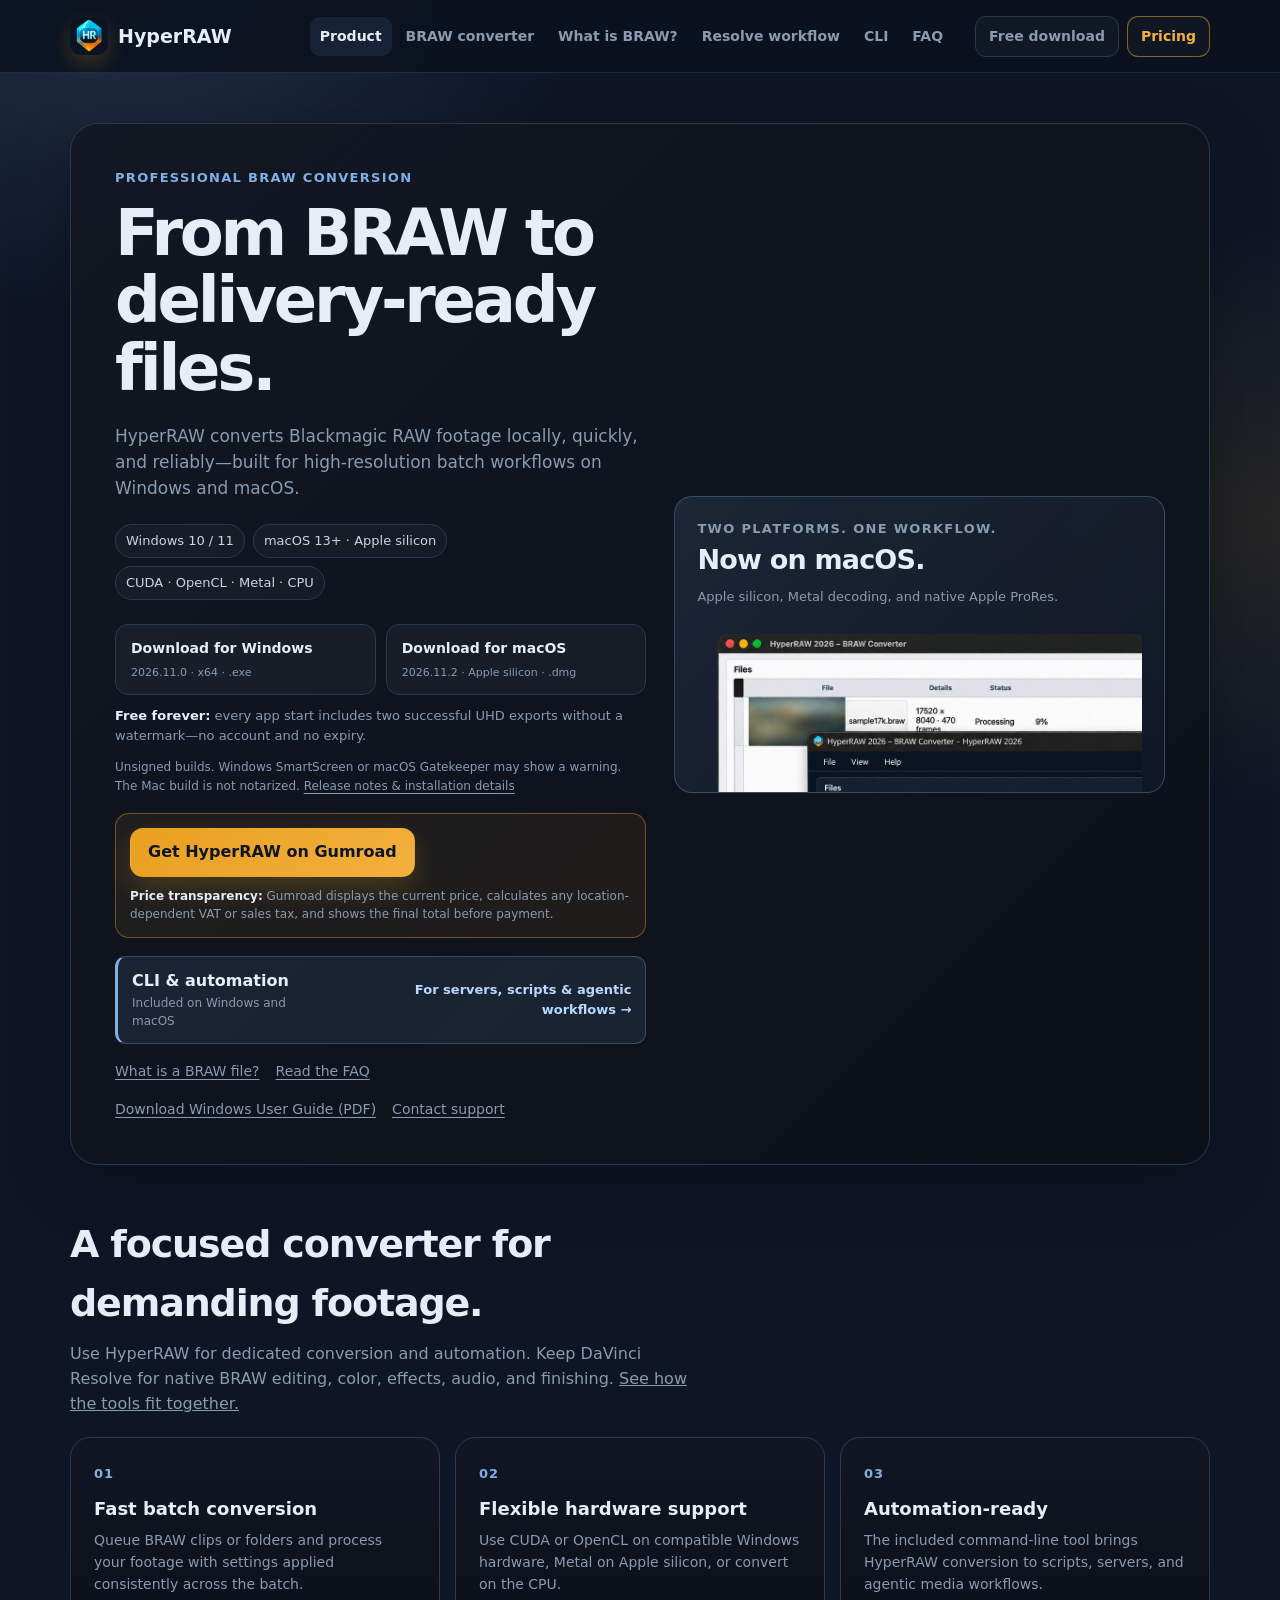
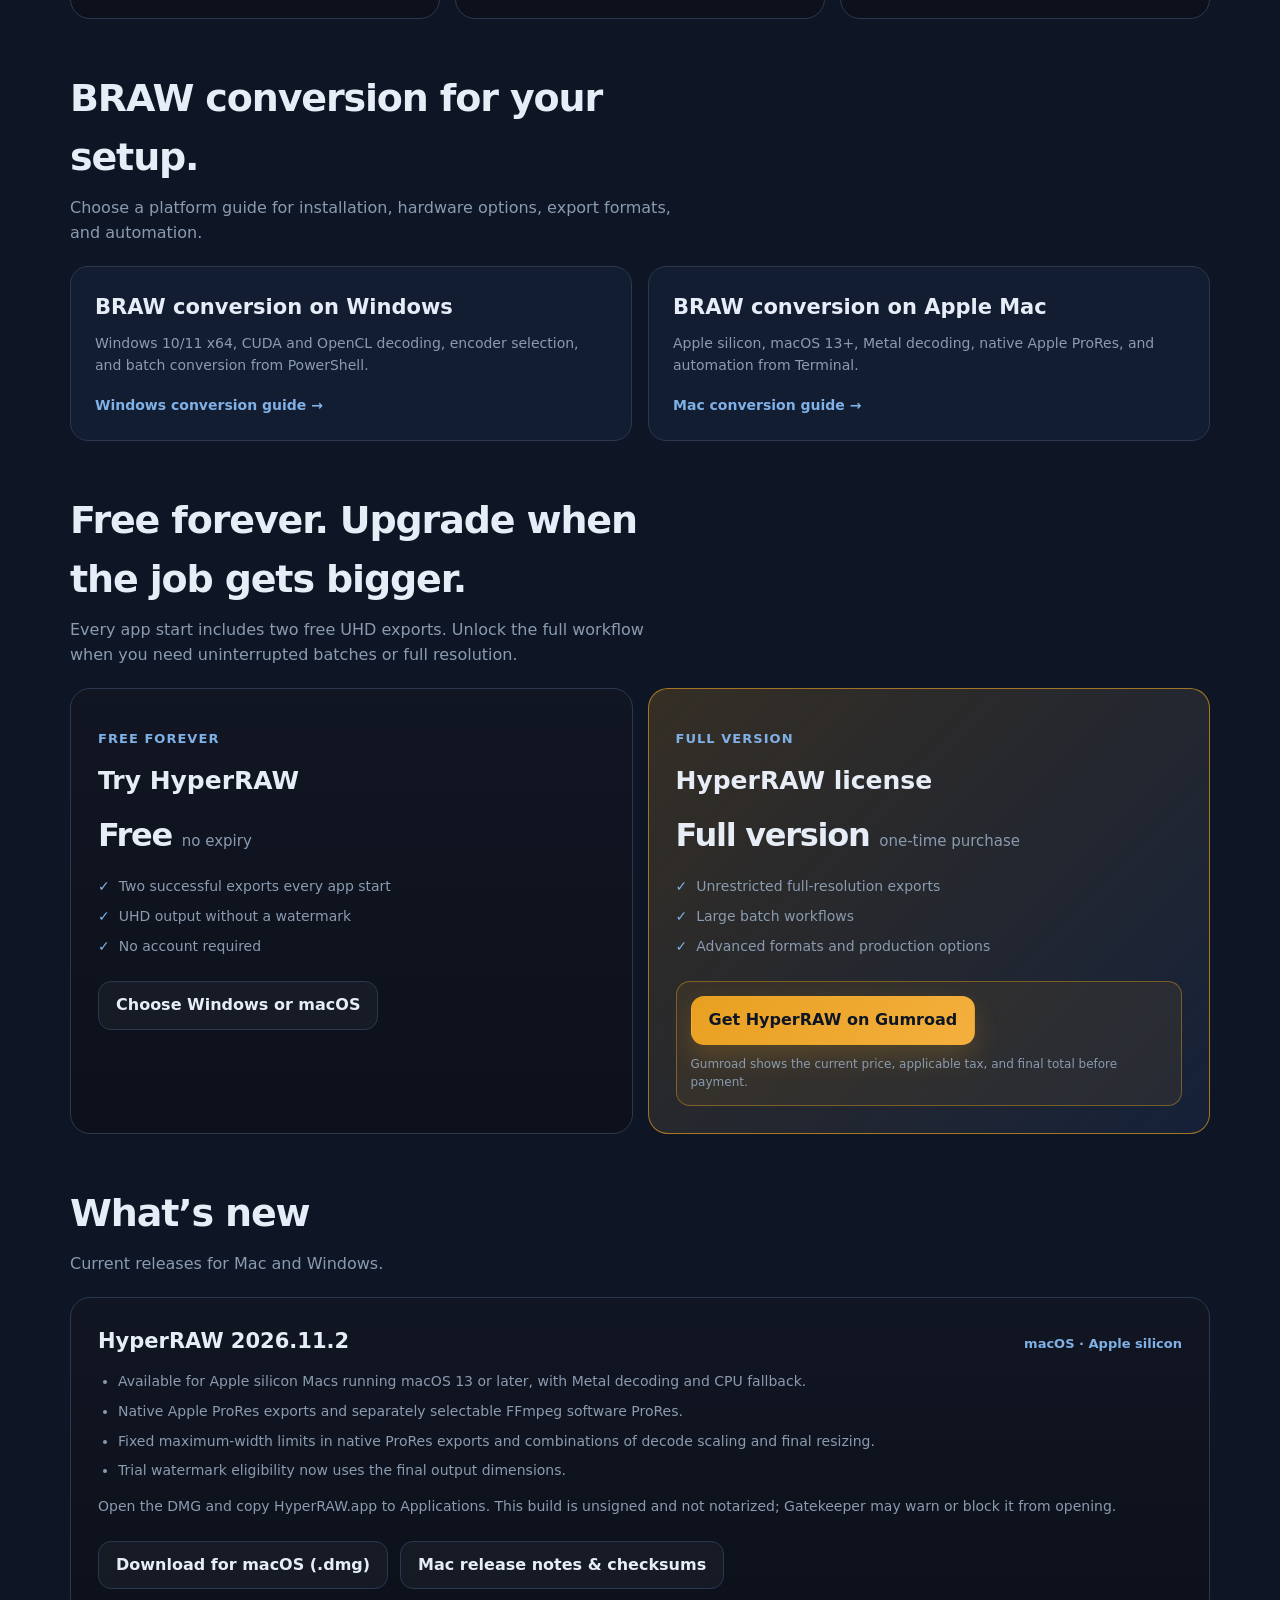
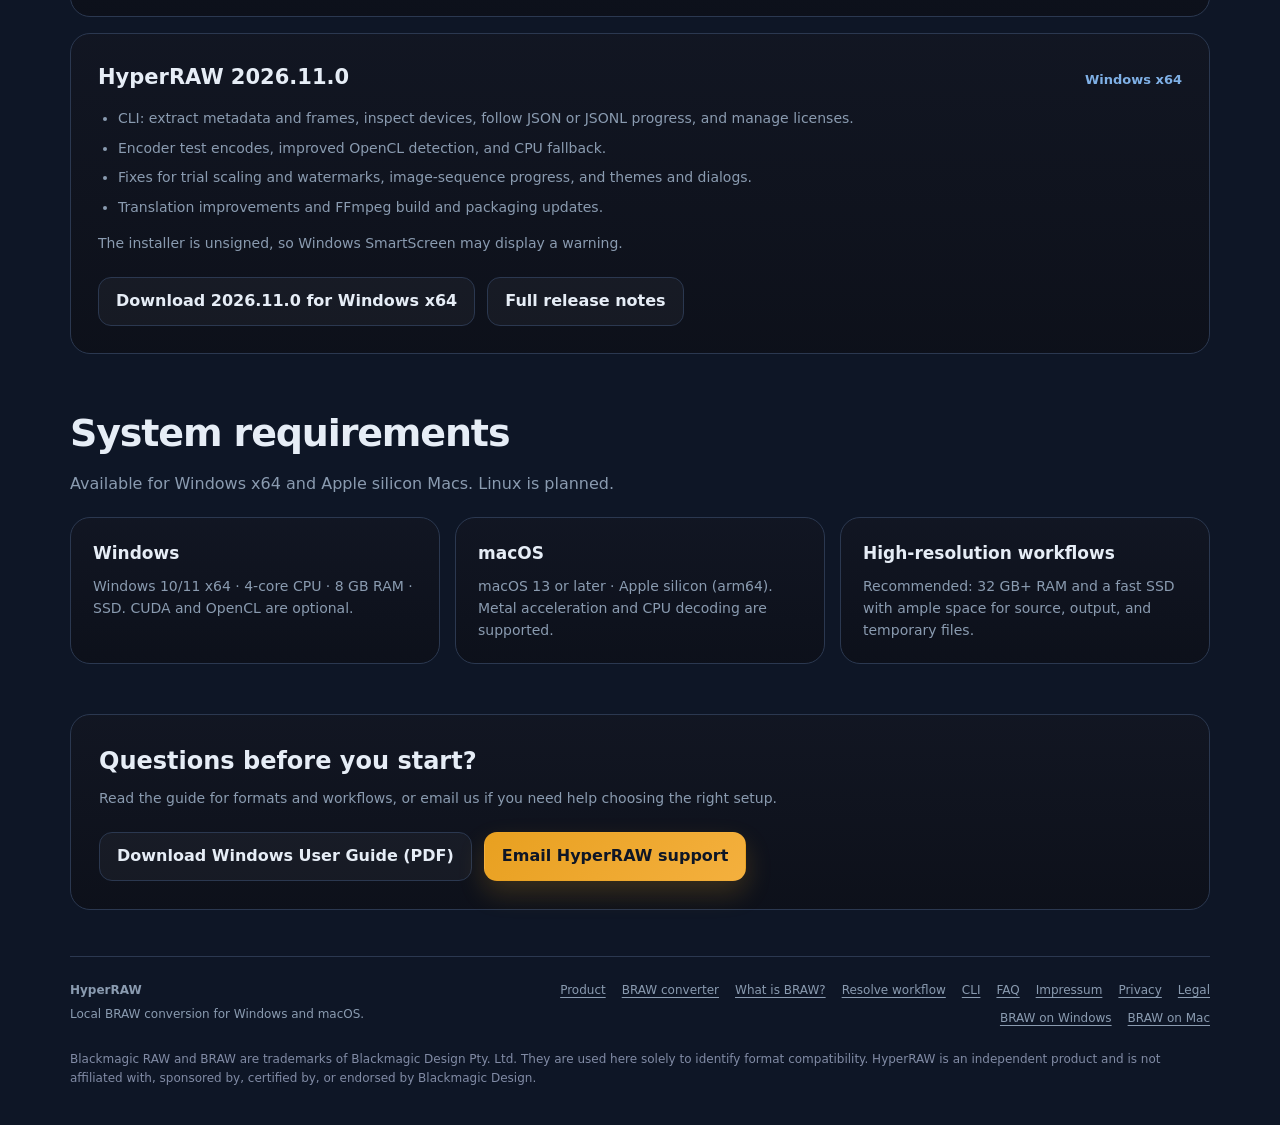
<file: index.html>
<!doctype html>
<html lang="en">
<head>
  <meta charset="utf-8">
  <meta name="viewport" content="width=device-width, initial-scale=1">
  <title>HyperRAW – BRAW Converter for Windows &amp; macOS</title>
  <meta name="description" content="HyperRAW converts BRAW on Windows and Apple silicon Macs. Download for free UHD exports, fast batch workflows, native Apple ProRes, and CLI automation.">
  <meta name="author" content="HyperRAW">
  <meta name="robots" content="index,follow">
  <link rel="canonical" href="https://louis-0hrs.github.io/HyperRAW/">
  <meta property="og:site_name" content="HyperRAW">
  <meta property="og:type" content="website">
  <meta property="og:locale" content="en_US">
  <meta property="og:title" content="HyperRAW – BRAW Converter for Windows &amp; macOS">
  <meta property="og:description" content="Convert BRAW locally on Windows and Apple silicon Macs with free UHD exports, batch workflows, and CLI automation.">
  <meta property="og:url" content="https://louis-0hrs.github.io/HyperRAW/">
  <meta property="og:image" content="https://louis-0hrs.github.io/HyperRAW/og-hyperraw.png">
  <meta property="og:image:width" content="1200">
  <meta property="og:image:height" content="630">
  <meta property="og:image:alt" content="HyperRAW – From BRAW to delivery-ready files.">
  <meta name="twitter:card" content="summary_large_image">
  <meta name="twitter:title" content="HyperRAW – BRAW Converter for Windows &amp; macOS">
  <meta name="twitter:description" content="Convert BRAW locally on Windows and Apple silicon Macs with free UHD exports, batch workflows, and CLI automation.">
  <meta name="twitter:image" content="https://louis-0hrs.github.io/HyperRAW/og-hyperraw.png">
  <link rel="icon" type="image/png" href="HyperRAWlogo.png">
  <link rel="apple-touch-icon" href="HyperRAWlogo.png">
  <style>
    :root {
      --bg: #0e1626;
      --surface: #16223a;
      --surface-soft: #0a1220;
      --text: #e6edf6;
      --muted: #8a9bb0;
      --line: #2b3850;
      --accent: #e8a020;
      --accent-2: #7fb0e6;
      --radius: 20px;
      --max: 1140px;
    }
    * { box-sizing: border-box; }
    html { scroll-behavior: smooth; }
    body {
      margin: 0;
      font-family: ui-sans-serif, system-ui, -apple-system, "Segoe UI", Roboto, Arial, sans-serif;
      color: var(--text);
      background:
        radial-gradient(750px 500px at 9% 0%, rgba(127,176,230,.16), transparent 62%),
        radial-gradient(650px 450px at 100% 12%, rgba(232,160,32,.11), transparent 65%),
        var(--bg);
      line-height: 1.55;
    }
    a { color: inherit; }
    .wrap { width: min(calc(100% - 36px), var(--max)); margin: 0 auto; }
    .topbar {
      display: flex; align-items: center; justify-content: space-between; gap: 18px;
      padding: 32px 0 22px;
    }
    .brand { display: inline-flex; align-items: center; gap: 12px; color: var(--text); text-decoration: none; font-size: 23px; font-weight: 760; }
    .brand img { width: 42px; height: 42px; border-radius: 13px; box-shadow: 0 9px 22px rgba(232,160,32,.26); }
    .status { color: var(--muted); border: 1px solid var(--line); border-radius: 999px; padding: 8px 13px; font-size: 14px; white-space: nowrap; }

    .hero {
      display: grid; grid-template-columns: 1.04fr .96fr; gap: 28px; align-items: center;
      padding: clamp(26px, 3.5vw, 44px); border: 1px solid var(--line); border-radius: 28px;
      background: linear-gradient(135deg, rgba(18,23,34,.93), rgba(11,15,23,.86));
      box-shadow: 0 20px 60px rgba(0,0,0,.28);
    }
    .eyebrow { margin: 0 0 12px; color: var(--accent-2); font-size: 13px; font-weight: 760; letter-spacing: .1em; text-transform: uppercase; }
    h1 { margin: 0; max-width: 12ch; font-size: clamp(39px, 5vw, 65px); line-height: 1.05; letter-spacing: -.05em; }
    .lead { margin: 21px 0 0; max-width: 51ch; color: var(--muted); font-size: 17px; }
    .tags { display: flex; flex-wrap: wrap; gap: 8px; margin-top: 22px; }
    .tag { padding: 6px 10px; border: 1px solid var(--line); border-radius: 999px; color: #cbd3e8; background: rgba(255,255,255,.03); font-size: 13px; }
    .actions { display: flex; flex-wrap: wrap; gap: 12px; margin-top: 23px; }
    .button {
      display: inline-flex; align-items: center; justify-content: center; min-height: 48px; padding: 11px 17px;
      border: 1px solid var(--line); border-radius: 13px; background: rgba(255,255,255,.04); color: var(--text);
      text-decoration: none; font-weight: 700; transition: transform .15s ease, border-color .15s ease, background .15s ease;
    }
    .button:hover { transform: translateY(-2px); border-color: rgba(255,255,255,.27); background: rgba(255,255,255,.08); }
    .button.primary { border-color: transparent; color: #0e1626; background: linear-gradient(135deg, #e8a020, #f4b03e); box-shadow: 0 12px 27px rgba(232,160,32,.2); }
    .button.primary:hover { background: linear-gradient(135deg, #f4b03e, #ffd06f); }
    .button.primary s { opacity: .62; text-decoration-thickness: 1.5px; }
    .hero-note { margin: 11px 0 0; color: var(--muted); font-size: 13px; }
    .hero-note b { color: #e9edff; }
    .cli-cta { display: flex; align-items: center; justify-content: space-between; gap: 16px; margin-top: 18px; padding: 12px 14px; border: 1px solid #3a4a68; border-left: 3px solid var(--accent-2); border-radius: 11px; background: rgba(127,176,230,.1); color: var(--text); text-decoration: none; }
    .cli-cta:hover { border-color: var(--accent-2); background: rgba(127,176,230,.16); }
    .cli-cta b, .cli-cta small { display: block; }
    .cli-cta small { color: var(--muted); font-size: 12px; }
    .cli-cta strong { color: #b8d8ff; font-size: 13px; text-align: right; }
    .utility-links { display: flex; flex-wrap: wrap; gap: 16px; margin-top: 17px; font-size: 14px; color: var(--muted); }
    .utility-links a { text-underline-offset: 3px; }
    .hero-visual { min-width: 0; display: grid; gap: 28px; align-self: stretch; align-content: center; }
    .platform-launch { padding: 22px 22px 0; border: 1px solid rgba(127,176,230,.3); border-radius: 18px; background: linear-gradient(135deg, rgba(127,176,230,.12), rgba(22,34,58,.35)); overflow: hidden; }
    .platform-launch h2 { margin: 0 0 6px; font-size: 27px; letter-spacing: -.03em; }
    .platform-launch p { margin: 0; color: var(--muted); font-size: 13px; }
    .window-detail { display: block; margin-top: 20px; aspect-ratio: 2.7; overflow: hidden; }
    .window-detail img { display: block; width: 160%; max-width: none; height: auto; }
    .download-options { display: grid; grid-template-columns: 1fr 1fr; gap: 10px; margin-top: 24px; scroll-margin-top: 100px; }
    .download-options a { flex-direction: column; align-items: flex-start; gap: 4px; padding: 13px 15px; font-size: 14px; }
    .download-options small { color: var(--muted); font-size: 11px; font-weight: 500; }
    .release + .release { margin-top: 16px; }
    .download-info { font-size: 12px; color: var(--muted); }
    .download-info a { text-underline-offset: 3px; }
    section { margin-top: 50px; }
    .section-heading { max-width: 620px; margin-bottom: 20px; }
    .section-heading h2 { margin: 0; font-size: clamp(28px, 3vw, 38px); letter-spacing: -.03em; }
    .section-heading p { margin: 9px 0 0; color: var(--muted); }
    .features { display: grid; grid-template-columns: repeat(3, 1fr); gap: 15px; }
    .card { border: 1px solid var(--line); border-radius: var(--radius); background: linear-gradient(180deg, rgba(18,22,34,.9), rgba(13,16,25,.9)); }
    .feature { padding: 23px; }
    .feature-number { color: var(--accent-2); font-size: 13px; font-weight: 760; letter-spacing: .08em; }
    .feature h3 { margin: 10px 0 7px; font-size: 18px; }
    .feature p { margin: 0; color: var(--muted); font-size: 14px; }
    .license-grid { display: grid; grid-template-columns: 1fr 1fr; gap: 15px; }
    .license { padding: 27px; }
    .license.featured { position: relative; overflow: hidden; border-color: rgba(232,160,32,.65); background: linear-gradient(135deg, rgba(232,160,32,.18), rgba(22,34,58,.94)); }
    .plan-label { color: var(--accent-2); font-size: 13px; font-weight: 760; letter-spacing: .08em; text-transform: uppercase; }
    .license h3 { margin: 8px 0; font-size: 25px; }
    .price { margin: 10px 0 16px; font-size: 32px; font-weight: 800; letter-spacing: -.04em; }
    .price span { color: var(--muted); font-size: 15px; font-weight: 500; letter-spacing: 0; }
    .license ul { display: grid; gap: 8px; margin: 0 0 24px; padding: 0; list-style: none; color: var(--muted); font-size: 14px; }
    .license li::before { content: "✓"; margin-right: 9px; color: var(--accent-2); font-weight: 800; }
    .coupon {
      display: grid; grid-template-columns: 1fr auto; gap: 8px; align-items: center;
      margin-top: 12px; padding: 10px; border: 1px solid rgba(232,160,32,.42);
      border-radius: 10px; background: rgba(10,18,32,.5);
    }
    .coupon-label { grid-column: 1 / -1; color: var(--muted); font-size: 12px; }
    .coupon code { padding: 6px 8px; border-radius: 5px; color: #ffe4a9; background: rgba(232,160,32,.12); font-family: ui-monospace, SFMono-Regular, Consolas, monospace; font-size: 13px; font-weight: 700; }
    .copy-code { border: 1px solid #4d6280; border-radius: 6px; padding: 6px 9px; color: var(--text); background: #202a3b; font: inherit; font-size: 12px; font-weight: 700; cursor: pointer; }
    .copy-code:hover { border-color: var(--accent); color: var(--accent); }
    .release { padding: 27px; }
    .release-header { display: flex; align-items: baseline; justify-content: space-between; gap: 12px; flex-wrap: wrap; }
    .release-header h3 { margin: 0; font-size: 21px; }
    .release-header span { color: var(--accent-2); font-size: 13px; font-weight: 700; }
    .release ul { display: grid; gap: 8px; padding-left: 20px; color: var(--muted); font-size: 14px; }
    .release p { color: var(--muted); font-size: 14px; }
    .release a { color: var(--text); text-underline-offset: 3px; }
    .requirements { display: grid; grid-template-columns: repeat(3, 1fr); gap: 15px; }
    .requirement { padding: 22px; }
    .requirement h3 { margin: 0 0 10px; font-size: 17px; }
    .requirement p { margin: 0; color: var(--muted); font-size: 14px; }
    .support { display: flex; align-items: center; justify-content: space-between; gap: 25px; padding: 28px; }
    .support h2 { margin: 0; font-size: 24px; }
    .support p { margin: 7px 0 0; color: var(--muted); font-size: 14px; }
    footer { display: flex; flex-wrap: wrap; justify-content: space-between; gap: 17px; margin-top: 46px; padding: 23px 0 38px; border-top: 1px solid var(--line); color: var(--muted); font-size: 12px; }
    .platform-note { display: block; margin-top: 4px; color: #71829a; }
    footer nav { display: flex; flex-wrap: wrap; gap: 14px; }
    footer a { text-underline-offset: 3px; }
    .legal { width: 100%; margin: 0; color: #818ba5; }
    @media (max-width: 850px) {
      .hero { grid-template-columns: 1fr; padding: 30px; }
      .product-shot { max-width: 640px; }
      .features, .requirements { grid-template-columns: 1fr; }
      section { margin-top: 40px; }
    }
    @media (max-width: 580px) {
      .wrap { width: min(calc(100% - 26px), var(--max)); }
      .topbar { padding-top: 20px; }
      .brand { font-size: 20px; }
      .status { font-size: 12px; padding: 7px 9px; }
      .hero { padding: 24px; border-radius: 22px; }
      .license-grid { grid-template-columns: 1fr; }
      .support { align-items: flex-start; flex-direction: column; }
      .button { width: 100%; }
      .download-options { grid-template-columns: 1fr; }
      .cli-cta { align-items: flex-start; flex-direction: column; }
      .cli-cta strong { text-align: left; }
    }
  </style>
  <link rel="stylesheet" href="hyperraw.css?v=20261105c">
  <script src="sale.js" defer></script>
  <script type="application/ld+json">
  {
    "@context": "https://schema.org",
    "@graph": [
      {
        "@type": "WebSite",
        "@id": "https://louis-0hrs.github.io/HyperRAW/#website",
        "url": "https://louis-0hrs.github.io/HyperRAW/",
        "name": "HyperRAW",
        "description": "A local BRAW converter for Windows and macOS with free UHD exports, batch workflows, and a command-line tool.",
        "inLanguage": "en"
      },
      {
        "@type": "Organization",
        "@id": "https://louis-0hrs.github.io/HyperRAW/#organization",
        "name": "HyperRAW",
        "url": "https://louis-0hrs.github.io/HyperRAW/",
        "logo": {
          "@type": "ImageObject",
          "url": "https://louis-0hrs.github.io/HyperRAW/HyperRAWlogo.png"
        },
        "sameAs": ["https://github.com/louis-0hrs/HyperRAW"]
      }
    ]
  }
  </script>
</head>
<body>
  <header class="site-header">
    <div class="site-nav-shell">
      <a class="site-brand" href="index.html" aria-label="HyperRAW home"><img src="HyperRAWlogo.png" alt="">HyperRAW</a>
      <nav class="site-nav-links" aria-label="Primary navigation">
        <a href="index.html" aria-current="page">Product</a>
        <a href="braw-to-mp4.html">BRAW converter</a>
        <a href="what-is-a-braw-file.html">What is BRAW?</a>
        <a href="hyperraw-and-davinci-resolve.html">Resolve workflow</a>
        <a href="cli.html">CLI</a>
        <a href="faq.html">FAQ</a>
      </nav>
      <div class="site-nav-actions">
        <a href="#downloads">Free download</a>
        <a href="#license">Pricing</a>
      </div>
      <details class="site-mobile-menu">
        <summary>Menu</summary>
        <nav class="site-mobile-links" aria-label="Mobile navigation">
          <a href="index.html" aria-current="page">Product</a>
          <a href="braw-to-mp4.html">BRAW converter</a>
          <a href="what-is-a-braw-file.html">What is BRAW?</a>
          <a href="hyperraw-and-davinci-resolve.html">Resolve workflow</a>
          <a href="cli.html">CLI &amp; automation</a>
          <a href="faq.html">FAQ</a>
          <a href="#downloads">Free download</a>
          <a href="#license">Pricing</a>
        </nav>
      </details>
    </div>
  </header>
  <div class="wrap">
    <main>


      <section class="hero" aria-labelledby="hero-title">
        <div>
          <p class="eyebrow">Professional BRAW conversion</p>
          <h1 id="hero-title">From BRAW to delivery-ready files.</h1>
          <p class="lead">HyperRAW converts Blackmagic RAW footage locally, quickly, and reliably—built for high-resolution batch workflows on Windows and macOS.</p>
          <div class="tags" aria-label="Product highlights"><span class="tag">Windows 10 / 11</span><span class="tag">macOS 13+ · Apple silicon</span><span class="tag">CUDA · OpenCL · Metal · CPU</span></div>
          <div class="download-options" id="downloads" aria-label="Choose your platform">
            <a class="button" href="https://github.com/louis-0hrs/HyperRAW/releases/download/v2026.11.0/HyperRAW_2026_Setup_2026.11.0_Winx64.exe">Download for Windows <small>2026.11.0 · x64 · .exe</small></a>
            <a class="button" href="https://github.com/louis-0hrs/HyperRAW/releases/download/v2026.11.2/HyperRAW-2026.11.2-macOS-arm64.dmg">Download for macOS <small>2026.11.2 · Apple silicon · .dmg</small></a>
          </div>
          <p class="hero-note"><b>Free forever:</b> every app start includes two successful UHD exports without a watermark—no account and no expiry.</p>
          <p class="download-info">Unsigned builds. Windows SmartScreen or macOS Gatekeeper may show a warning. The Mac build is not notarized. <a href="#changelog">Release notes &amp; installation details</a></p>
          <div class="purchase-offer" aria-label="HyperRAW license offer">
            <p class="offer-sale" data-sale="singlesDay" hidden><strong>Singles’ Day: 11% off HyperRAW</strong><br>November 10, 11:00 AM – November 12, 1:00 PM, 2026 (CET). Enter code <code>SINGLESDAY26</code> at Gumroad checkout during the sale.</p>
            <p class="offer-sale" data-sale="blackFriday" hidden><strong>Black Friday: 25% off HyperRAW</strong><br>November 26–30, 2026 (CET). Automatically applied on Gumroad during the sale. Code: <code>BLACKFRIDAY26</code></p>
            <div class="offer-actions">
              <a class="button primary" href="https://haldoro.gumroad.com/l/HyperRAW?utm_source=hyperraw-site&amp;utm_medium=organic&amp;utm_campaign=homepage" target="_blank" rel="noopener">Get HyperRAW on Gumroad</a>
            </div>
            <p class="offer-tax"><strong>Price transparency:</strong> Gumroad displays the current price, calculates any location-dependent VAT or sales tax, and shows the final total before payment.</p>
          </div>
          <a class="cli-cta" href="cli.html"><span><b>CLI &amp; automation</b><small>Included on Windows and macOS</small></span><strong>For servers, scripts &amp; agentic workflows →</strong></a>
          <div class="utility-links"><a href="what-is-a-braw-file.html">What is a BRAW file?</a><a href="faq.html">Read the FAQ</a><a href="https://github.com/louis-0hrs/HyperRAW/releases/download/v2026.11.0/HyperRAW_2026_User_Guide_EN.pdf">Download Windows User Guide (PDF)</a><a href="mailto:HyperRAW.app@gmail.com">Contact support</a></div>
        </div>
        <div class="hero-visual">
          <aside class="platform-launch" aria-label="macOS release">
            <p class="eyebrow">Two platforms. One workflow.</p>
            <h2>Now on macOS.</h2>
            <p>Apple silicon, Metal decoding, and native Apple ProRes.</p>
            <a class="window-detail" href="braw-to-mp4.html#workflow" aria-label="See the full interface and conversion workflow"><img src="HyperRAW-macOS-Windows.png" alt="Close-up of the macOS and Windows HyperRAW title bars" width="1536" height="1024"></a>
          </aside>
        </div>
      </section>

      <section aria-labelledby="why-title">
        <div class="section-heading"><h2 id="why-title">A focused converter for demanding footage.</h2><p>Use HyperRAW for dedicated conversion and automation. Keep DaVinci Resolve for native BRAW editing, color, effects, audio, and finishing. <a href="hyperraw-and-davinci-resolve.html">See how the tools fit together.</a></p></div>
        <div class="features">
          <article class="card feature"><span class="feature-number">01</span><h3>Fast batch conversion</h3><p>Queue BRAW clips or folders and process your footage with settings applied consistently across the batch.</p></article>
          <article class="card feature"><span class="feature-number">02</span><h3>Flexible hardware support</h3><p>Use CUDA or OpenCL on compatible Windows hardware, Metal on Apple silicon, or convert on the CPU.</p></article>
          <article class="card feature"><span class="feature-number">03</span><h3>Automation-ready</h3><p>The included command-line tool brings HyperRAW conversion to scripts, servers, and agentic media workflows.</p></article>
        </div>
      </section>

      <section aria-labelledby="platform-title">
        <div class="section-heading"><h2 id="platform-title">BRAW conversion for your setup.</h2><p>Choose a platform guide for installation, hardware options, export formats, and automation.</p></div>
        <div class="platform-guides">
          <a class="platform-guide" href="braw-converter-windows.html"><h3>BRAW conversion on Windows</h3><p>Windows 10/11 x64, CUDA and OpenCL decoding, encoder selection, and batch conversion from PowerShell.</p><span>Windows conversion guide →</span></a>
          <a class="platform-guide" href="braw-converter-mac.html"><h3>BRAW conversion on Apple Mac</h3><p>Apple silicon, macOS 13+, Metal decoding, native Apple ProRes, and automation from Terminal.</p><span>Mac conversion guide →</span></a>
        </div>
      </section>

      <section id="license" aria-labelledby="license-title">
        <div class="section-heading"><h2 id="license-title">Free forever. Upgrade when the job gets bigger.</h2><p>Every app start includes two free UHD exports. Unlock the full workflow when you need uninterrupted batches or full resolution.</p></div>
        <div class="license-grid">
          <article class="card license"><p class="plan-label">Free forever</p><h3>Try HyperRAW</h3><p class="price">Free <span>no expiry</span></p><ul><li>Two successful exports every app start</li><li>UHD output without a watermark</li><li>No account required</li></ul><a class="button" href="#downloads">Choose Windows or macOS</a></article>
          <article class="card license featured">
            <p class="plan-label">Full version</p>
            <h3>HyperRAW license</h3>
            <p class="price">Full version <span>one-time purchase</span></p>
            <ul><li>Unrestricted full-resolution exports</li><li>Large batch workflows</li><li>Advanced formats and production options</li></ul>
            <div class="purchase-offer compact" aria-label="HyperRAW license offer">
              <p class="offer-sale" data-sale="singlesDay" hidden><strong>Singles’ Day: 11% off HyperRAW</strong><br>November 10, 11:00 AM – November 12, 1:00 PM, 2026 (CET). Enter code <code>SINGLESDAY26</code> at Gumroad checkout during the sale.</p>
              <p class="offer-sale" data-sale="blackFriday" hidden><strong>Black Friday: 25% off HyperRAW</strong><br>November 26–30, 2026 (CET). Automatically applied on Gumroad during the sale. Code: <code>BLACKFRIDAY26</code></p>
              <div class="offer-actions">
                <a class="button primary" href="https://haldoro.gumroad.com/l/HyperRAW?utm_source=hyperraw-site&amp;utm_medium=organic&amp;utm_campaign=homepage" target="_blank" rel="noopener">Get HyperRAW on Gumroad</a>
              </div>
              <p class="offer-tax">Gumroad shows the current price, applicable tax, and final total before payment.</p>
            </div>
          </article>
        </div>
      </section>

      <section id="changelog" aria-labelledby="changelog-title">
        <div class="section-heading"><h2 id="changelog-title">What’s new</h2><p>Current releases for Mac and Windows.</p></div>
        <article class="card release">
          <div class="release-header"><h3>HyperRAW 2026.11.2</h3><span>macOS · Apple silicon</span></div>
          <ul><li>Available for Apple silicon Macs running macOS 13 or later, with Metal decoding and CPU fallback.</li><li>Native Apple ProRes exports and separately selectable FFmpeg software ProRes.</li><li>Fixed maximum-width limits in native ProRes exports and combinations of decode scaling and final resizing.</li><li>Trial watermark eligibility now uses the final output dimensions.</li></ul>
          <p>Open the DMG and copy HyperRAW.app to Applications. This build is unsigned and not notarized; Gatekeeper may warn or block it from opening.</p>
          <div class="actions"><a class="button" href="https://github.com/louis-0hrs/HyperRAW/releases/download/v2026.11.2/HyperRAW-2026.11.2-macOS-arm64.dmg">Download for macOS (.dmg)</a><a class="button" href="https://github.com/louis-0hrs/HyperRAW/releases/tag/v2026.11.2">Mac release notes &amp; checksums</a></div>
        </article>
        <article class="card release">
          <div class="release-header"><h3>HyperRAW 2026.11.0</h3><span>Windows x64</span></div>
          <ul>
            <li>CLI: extract metadata and frames, inspect devices, follow JSON or JSONL progress, and manage licenses.</li>
            <li>Encoder test encodes, improved OpenCL detection, and CPU fallback.</li>
            <li>Fixes for trial scaling and watermarks, image-sequence progress, and themes and dialogs.</li>
            <li>Translation improvements and FFmpeg build and packaging updates.</li>
          </ul>
          <p>The installer is unsigned, so Windows SmartScreen may display a warning.</p>
          <div class="actions"><a class="button" href="https://github.com/louis-0hrs/HyperRAW/releases/download/v2026.11.0/HyperRAW_2026_Setup_2026.11.0_Winx64.exe">Download 2026.11.0 for Windows x64</a><a class="button" href="https://github.com/louis-0hrs/HyperRAW/releases/tag/v2026.11.0">Full release notes</a></div>
        </article>
      </section>

      <section aria-labelledby="requirements-title">
        <div class="section-heading"><h2 id="requirements-title">System requirements</h2><p>Available for Windows x64 and Apple silicon Macs. Linux is planned.</p></div>
        <div class="requirements">
          <article class="card requirement"><h3>Windows</h3><p>Windows 10/11 x64 · 4-core CPU · 8 GB RAM · SSD. CUDA and OpenCL are optional.</p></article>
          <article class="card requirement"><h3>macOS</h3><p>macOS 13 or later · Apple silicon (arm64). Metal acceleration and CPU decoding are supported.</p></article>
          <article class="card requirement"><h3>High-resolution workflows</h3><p>Recommended: 32 GB+ RAM and a fast SSD with ample space for source, output, and temporary files.</p></article>
        </div>
      </section>

      <section class="card support" aria-labelledby="support-title">
        <div><h2 id="support-title">Questions before you start?</h2><p>Read the guide for formats and workflows, or email us if you need help choosing the right setup.</p><div class="actions"><a class="button" href="https://github.com/louis-0hrs/HyperRAW/releases/download/v2026.11.0/HyperRAW_2026_User_Guide_EN.pdf">Download Windows User Guide (PDF)</a><a class="button primary" href="mailto:HyperRAW.app@gmail.com?subject=HyperRAW%20question">Email HyperRAW support</a></div></div>
      </section>
    </main>

  </div>
  <footer class="site-footer">
    <div><strong>HyperRAW</strong><p>Local BRAW conversion for Windows and macOS.</p></div>
    <nav class="site-footer-links" aria-label="Footer navigation"><a href="index.html">Product</a><a href="braw-to-mp4.html">BRAW converter</a><a href="what-is-a-braw-file.html">What is BRAW?</a><a href="hyperraw-and-davinci-resolve.html">Resolve workflow</a><a href="cli.html">CLI</a><a href="faq.html">FAQ</a><a href="impressum.html">Impressum</a><a href="privacy.html">Privacy</a><a href="legal.html">Legal</a><a href="braw-converter-windows.html">BRAW on Windows</a><a href="braw-converter-mac.html">BRAW on Mac</a></nav>
    <p class="site-footer-legal">Blackmagic RAW and BRAW are trademarks of Blackmagic Design Pty. Ltd. They are used here solely to identify format compatibility. HyperRAW is an independent product and is not affiliated with, sponsored by, certified by, or endorsed by Blackmagic Design.</p>
  </footer>

</body>
</html>
</file>
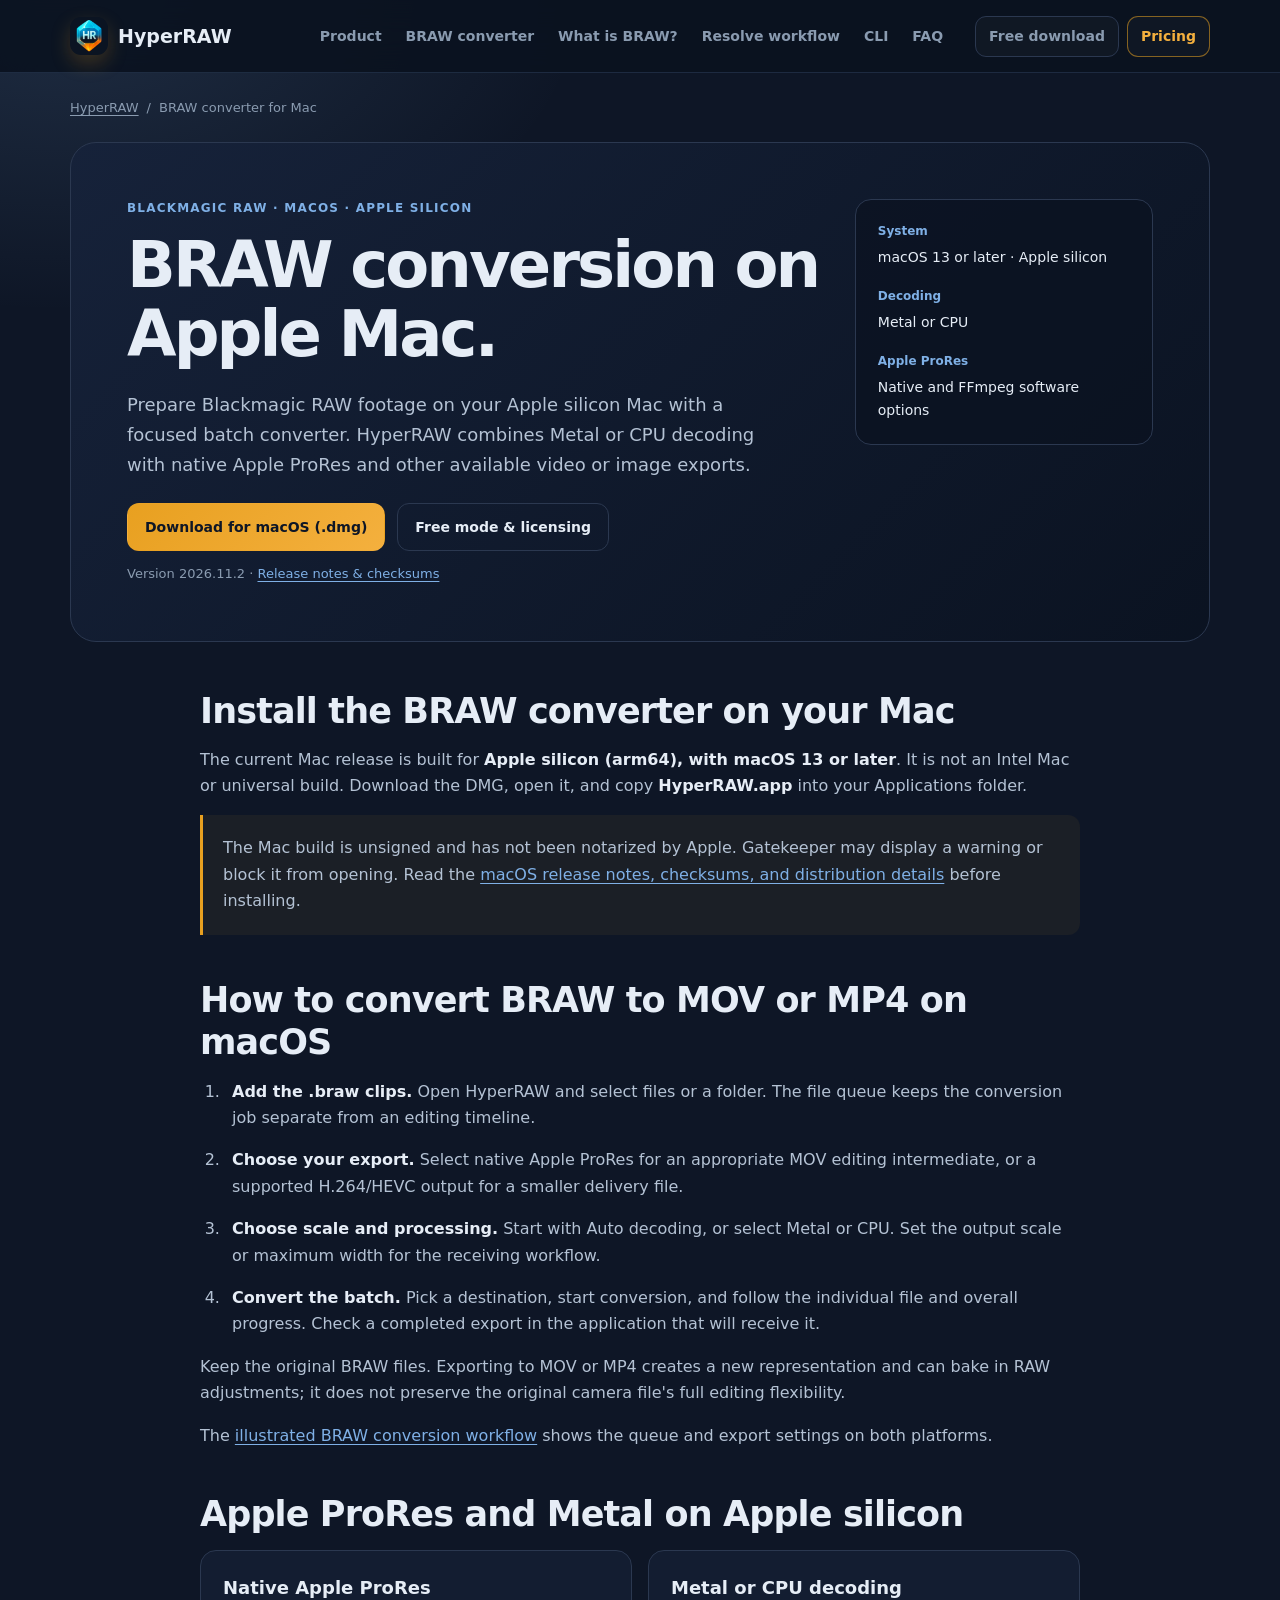
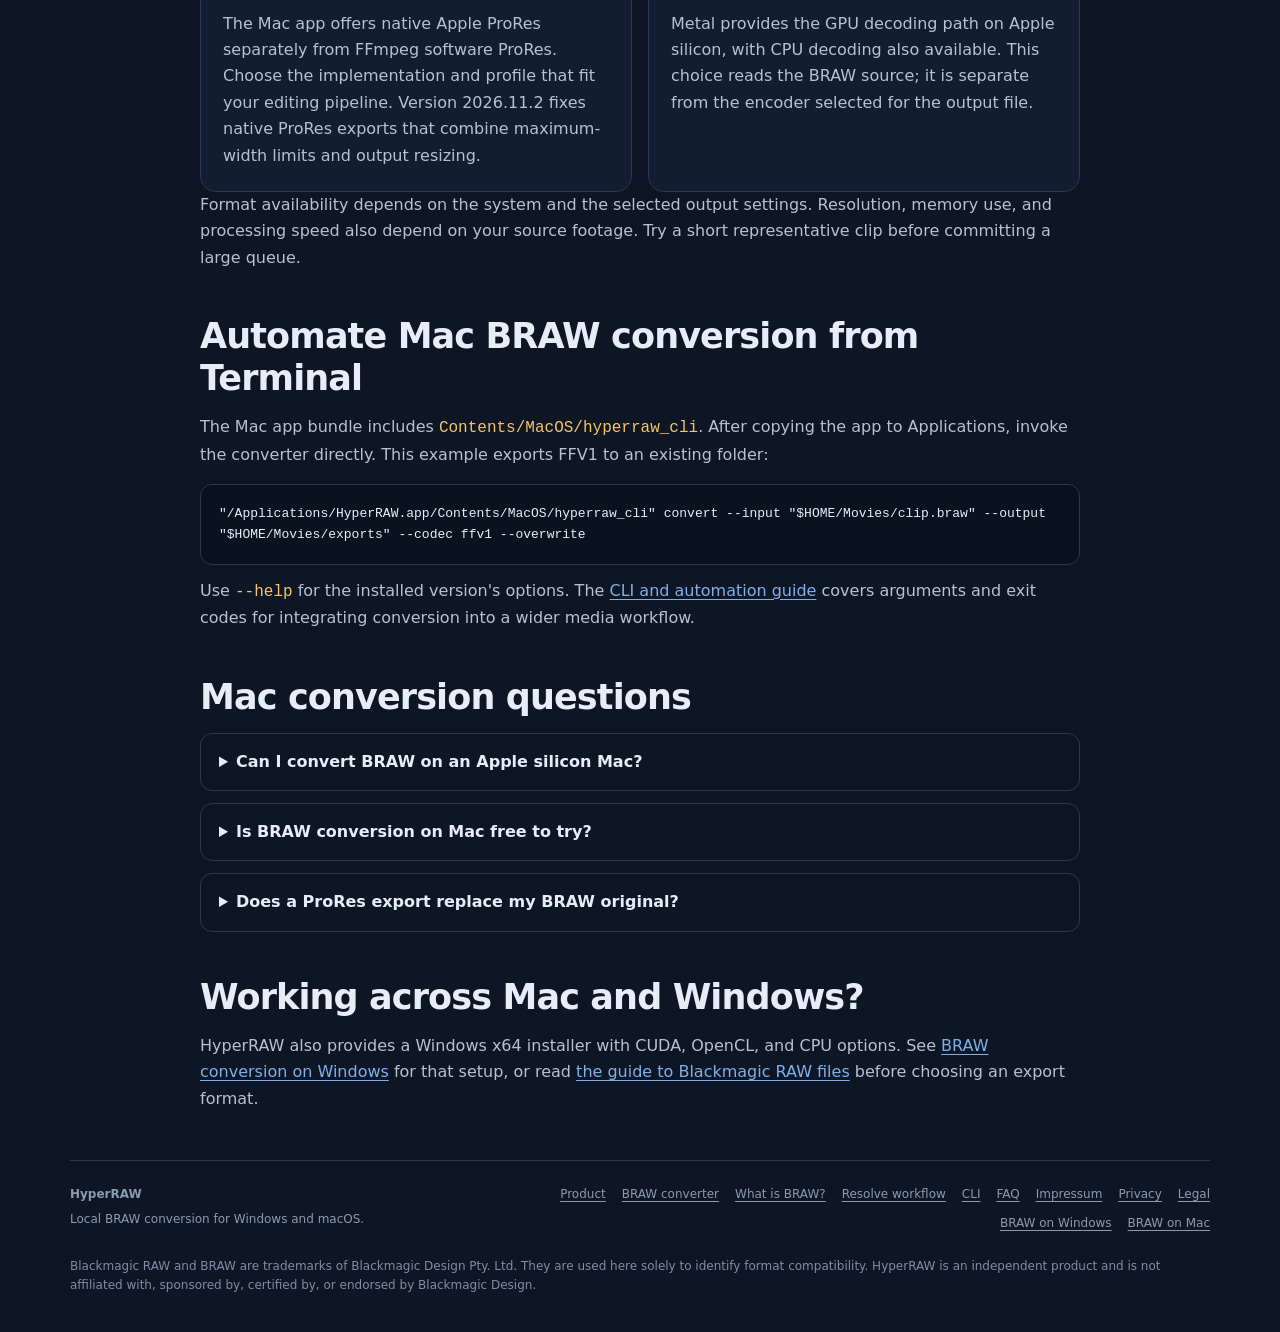
<file: braw-converter-mac.html>
<!doctype html>
<html lang="en">
<head>
  <meta charset="utf-8">
  <meta name="viewport" content="width=device-width, initial-scale=1">
  <title>BRAW Converter for Mac – Apple Silicon &amp; ProRes | HyperRAW</title>
  <meta name="description" content="Convert BRAW on Apple silicon Macs with macOS 13+. Export MP4, MOV or native Apple ProRes, use Metal or CPU decoding, and process batches with HyperRAW.">
  <meta name="robots" content="index,follow">
  <link rel="canonical" href="https://louis-0hrs.github.io/HyperRAW/braw-converter-mac.html">
  <meta property="og:type" content="website">
  <meta property="og:site_name" content="HyperRAW">
  <meta property="og:locale" content="en_US">
  <meta property="og:title" content="BRAW Converter for Mac – Apple Silicon &amp; ProRes | HyperRAW">
  <meta property="og:description" content="Convert BRAW on Apple silicon Macs with macOS 13+. Export MP4, MOV or native Apple ProRes, use Metal or CPU decoding, and process batches with HyperRAW.">
  <meta property="og:url" content="https://louis-0hrs.github.io/HyperRAW/braw-converter-mac.html">
  <meta property="og:image" content="https://louis-0hrs.github.io/HyperRAW/og-hyperraw.png">
  <meta property="og:image:width" content="1200">
  <meta property="og:image:height" content="630">
  <meta property="og:image:alt" content="HyperRAW BRAW converter">
  <meta name="twitter:card" content="summary_large_image">
  <meta name="twitter:title" content="BRAW Converter for Mac – Apple Silicon &amp; ProRes | HyperRAW">
  <meta name="twitter:description" content="Convert BRAW on Apple silicon Macs with macOS 13+. Export MP4, MOV or native Apple ProRes, use Metal or CPU decoding, and process batches with HyperRAW.">
  <meta name="twitter:image" content="https://louis-0hrs.github.io/HyperRAW/og-hyperraw.png">
  <link rel="icon" type="image/png" href="HyperRAWlogo.png">
  <link rel="apple-touch-icon" href="HyperRAWlogo.png">
  <link rel="stylesheet" href="hyperraw.css?v=20261105c">
  <link rel="stylesheet" href="platform.css">
  <script type="application/ld+json">{"@context": "https://schema.org", "@graph": [{"@type": "WebPage", "@id": "https://louis-0hrs.github.io/HyperRAW/braw-converter-mac.html#webpage", "url": "https://louis-0hrs.github.io/HyperRAW/braw-converter-mac.html", "name": "BRAW Converter for Mac – Apple Silicon & ProRes | HyperRAW", "description": "Convert BRAW on Apple silicon Macs with macOS 13+. Export MP4, MOV or native Apple ProRes, use Metal or CPU decoding, and process batches with HyperRAW.", "inLanguage": "en", "dateModified": "2026-11-05", "isPartOf": {"@type": "WebSite", "@id": "https://louis-0hrs.github.io/HyperRAW/#website"}, "about": {"@type": "SoftwareApplication", "name": "HyperRAW", "operatingSystem": "macOS 13+ (Apple silicon arm64)", "applicationCategory": "MultimediaApplication", "softwareVersion": "2026.11.2", "downloadUrl": "https://github.com/louis-0hrs/HyperRAW/releases/download/v2026.11.2/HyperRAW-2026.11.2-macOS-arm64.dmg"}}, {"@type": "BreadcrumbList", "itemListElement": [{"@type": "ListItem", "position": 1, "name": "HyperRAW", "item": "https://louis-0hrs.github.io/HyperRAW/"}, {"@type": "ListItem", "position": 2, "name": "BRAW converter for Mac", "item": "https://louis-0hrs.github.io/HyperRAW/braw-converter-mac.html"}]}]}</script>
</head>
<body class="platform-page">
  <header class="site-header">
    <div class="site-nav-shell">
      <a class="site-brand" href="index.html" aria-label="HyperRAW home"><img src="HyperRAWlogo.png" alt="">HyperRAW</a>
      <nav class="site-nav-links" aria-label="Primary navigation">
        <a href="index.html">Product</a>
        <a href="braw-to-mp4.html">BRAW converter</a>
        <a href="what-is-a-braw-file.html">What is BRAW?</a>
        <a href="hyperraw-and-davinci-resolve.html">Resolve workflow</a>
        <a href="cli.html">CLI</a>
        <a href="faq.html">FAQ</a>
      </nav>
      <div class="site-nav-actions">
        <a href="index.html#downloads">Free download</a>
        <a href="index.html#license">Pricing</a>
      </div>
      <details class="site-mobile-menu">
        <summary>Menu</summary>
        <nav class="site-mobile-links" aria-label="Mobile navigation">
          <a href="index.html">Product</a>
          <a href="braw-to-mp4.html">BRAW converter</a>
          <a href="what-is-a-braw-file.html">What is BRAW?</a>
          <a href="hyperraw-and-davinci-resolve.html">Resolve workflow</a>
          <a href="cli.html">CLI &amp; automation</a>
          <a href="faq.html">FAQ</a>
          <a href="index.html#downloads">Free download</a>
          <a href="index.html#license">Pricing</a>
        </nav>
      </details>
    </div>
  </header>
<main class="platform-wrap">
  <nav class="platform-breadcrumbs" aria-label="Breadcrumb"><a href="index.html">HyperRAW</a><span aria-hidden="true">/</span><span aria-current="page">BRAW converter for Mac</span></nav>
  <header class="platform-hero">
    <div><p class="platform-kicker">Blackmagic RAW · macOS · Apple silicon</p><h1>BRAW conversion on Apple Mac.</h1><p class="platform-intro">Prepare Blackmagic RAW footage on your Apple silicon Mac with a focused batch converter. HyperRAW combines Metal or CPU decoding with native Apple ProRes and other available video or image exports.</p><div class="platform-actions"><a class="platform-button primary" href="https://github.com/louis-0hrs/HyperRAW/releases/download/v2026.11.2/HyperRAW-2026.11.2-macOS-arm64.dmg">Download for macOS (.dmg)</a><a class="platform-button" href="index.html#license">Free mode &amp; licensing</a></div><p class="platform-release">Version 2026.11.2 · <a href="https://github.com/louis-0hrs/HyperRAW/releases/tag/v2026.11.2">Release notes &amp; checksums</a></p></div>
    <dl class="platform-facts"><dt>System</dt><dd>macOS 13 or later · Apple silicon</dd><dt>Decoding</dt><dd>Metal or CPU</dd><dt>Apple ProRes</dt><dd>Native and FFmpeg software options</dd></dl>
  </header>
  <div class="platform-content">
<section><h2>Install the BRAW converter on your Mac</h2><p>The current Mac release is built for <strong>Apple silicon (arm64), with macOS 13 or later</strong>. It is not an Intel Mac or universal build. Download the DMG, open it, and copy <strong>HyperRAW.app</strong> into your Applications folder.</p><p class="platform-note">The Mac build is unsigned and has not been notarized by Apple. Gatekeeper may display a warning or block it from opening. Read the <a href="https://github.com/louis-0hrs/HyperRAW/releases/tag/v2026.11.2">macOS release notes, checksums, and distribution details</a> before installing.</p></section>
<section><h2>How to convert BRAW to MOV or MP4 on macOS</h2><ol class="platform-steps">
<li><strong>Add the .braw clips.</strong> Open HyperRAW and select files or a folder. The file queue keeps the conversion job separate from an editing timeline.</li>
<li><strong>Choose your export.</strong> Select native Apple ProRes for an appropriate MOV editing intermediate, or a supported H.264/HEVC output for a smaller delivery file.</li>
<li><strong>Choose scale and processing.</strong> Start with Auto decoding, or select Metal or CPU. Set the output scale or maximum width for the receiving workflow.</li>
<li><strong>Convert the batch.</strong> Pick a destination, start conversion, and follow the individual file and overall progress. Check a completed export in the application that will receive it.</li></ol><p>Keep the original BRAW files. Exporting to MOV or MP4 creates a new representation and can bake in RAW adjustments; it does not preserve the original camera file's full editing flexibility.</p><p>The <a href="braw-to-mp4.html#workflow">illustrated BRAW conversion workflow</a> shows the queue and export settings on both platforms.</p></section>
<section><h2>Apple ProRes and Metal on Apple silicon</h2><div class="platform-grid"><article class="platform-card"><h3>Native Apple ProRes</h3><p>The Mac app offers native Apple ProRes separately from FFmpeg software ProRes. Choose the implementation and profile that fit your editing pipeline. Version 2026.11.2 fixes native ProRes exports that combine maximum-width limits and output resizing.</p></article><article class="platform-card"><h3>Metal or CPU decoding</h3><p>Metal provides the GPU decoding path on Apple silicon, with CPU decoding also available. This choice reads the BRAW source; it is separate from the encoder selected for the output file.</p></article></div><p>Format availability depends on the system and the selected output settings. Resolution, memory use, and processing speed also depend on your source footage. Try a short representative clip before committing a large queue.</p></section>
<section><h2>Automate Mac BRAW conversion from Terminal</h2><p>The Mac app bundle includes <code>Contents/MacOS/hyperraw_cli</code>. After copying the app to Applications, invoke the converter directly. This example exports FFV1 to an existing folder:</p><pre>"/Applications/HyperRAW.app/Contents/MacOS/hyperraw_cli" convert --input "$HOME/Movies/clip.braw" --output "$HOME/Movies/exports" --codec ffv1 --overwrite</pre><p>Use <code>--help</code> for the installed version's options. The <a href="cli.html">CLI and automation guide</a> covers arguments and exit codes for integrating conversion into a wider media workflow.</p></section>
<section class="platform-faq"><h2>Mac conversion questions</h2>
<details><summary>Can I convert BRAW on an Apple silicon Mac?</summary><p>Yes. HyperRAW 2026.11.2 supports Apple silicon Macs running macOS 13 or later, with Metal and CPU decoding. The download is an arm64 DMG; Intel Macs are not supported by this release.</p></details>
<details><summary>Is BRAW conversion on Mac free to try?</summary><p>Yes. Each application start includes two successful free exports. Output up to 4096 × 2304, or the portrait equivalent, has no watermark; larger free exports receive a watermark. A license unlocks uninterrupted full-resolution workflows.</p></details>
<details><summary>Does a ProRes export replace my BRAW original?</summary><p>No. ProRes is an intermediate output for a compatible workflow. Keep the original BRAW for future RAW adjustments and re-exports. For native editing and grading, read <a href="hyperraw-and-davinci-resolve.html">when to use DaVinci Resolve alongside HyperRAW</a>.</p></details></section>
<section><h2>Working across Mac and Windows?</h2><p>HyperRAW also provides a Windows x64 installer with CUDA, OpenCL, and CPU options. See <a href="braw-converter-windows.html">BRAW conversion on Windows</a> for that setup, or read <a href="what-is-a-braw-file.html">the guide to Blackmagic RAW files</a> before choosing an export format.</p></section></div>
</main>
  <footer class="site-footer">
    <div><strong>HyperRAW</strong><p>Local BRAW conversion for Windows and macOS.</p></div>
    <nav class="site-footer-links" aria-label="Footer navigation"><a href="index.html">Product</a><a href="braw-to-mp4.html">BRAW converter</a><a href="what-is-a-braw-file.html">What is BRAW?</a><a href="hyperraw-and-davinci-resolve.html">Resolve workflow</a><a href="cli.html">CLI</a><a href="faq.html">FAQ</a><a href="impressum.html">Impressum</a><a href="privacy.html">Privacy</a><a href="legal.html">Legal</a><a href="braw-converter-windows.html">BRAW on Windows</a><a href="braw-converter-mac.html">BRAW on Mac</a></nav>
    <p class="site-footer-legal">Blackmagic RAW and BRAW are trademarks of Blackmagic Design Pty. Ltd. They are used here solely to identify format compatibility. HyperRAW is an independent product and is not affiliated with, sponsored by, certified by, or endorsed by Blackmagic Design.</p>
  </footer>
</body>
</html>
</file>
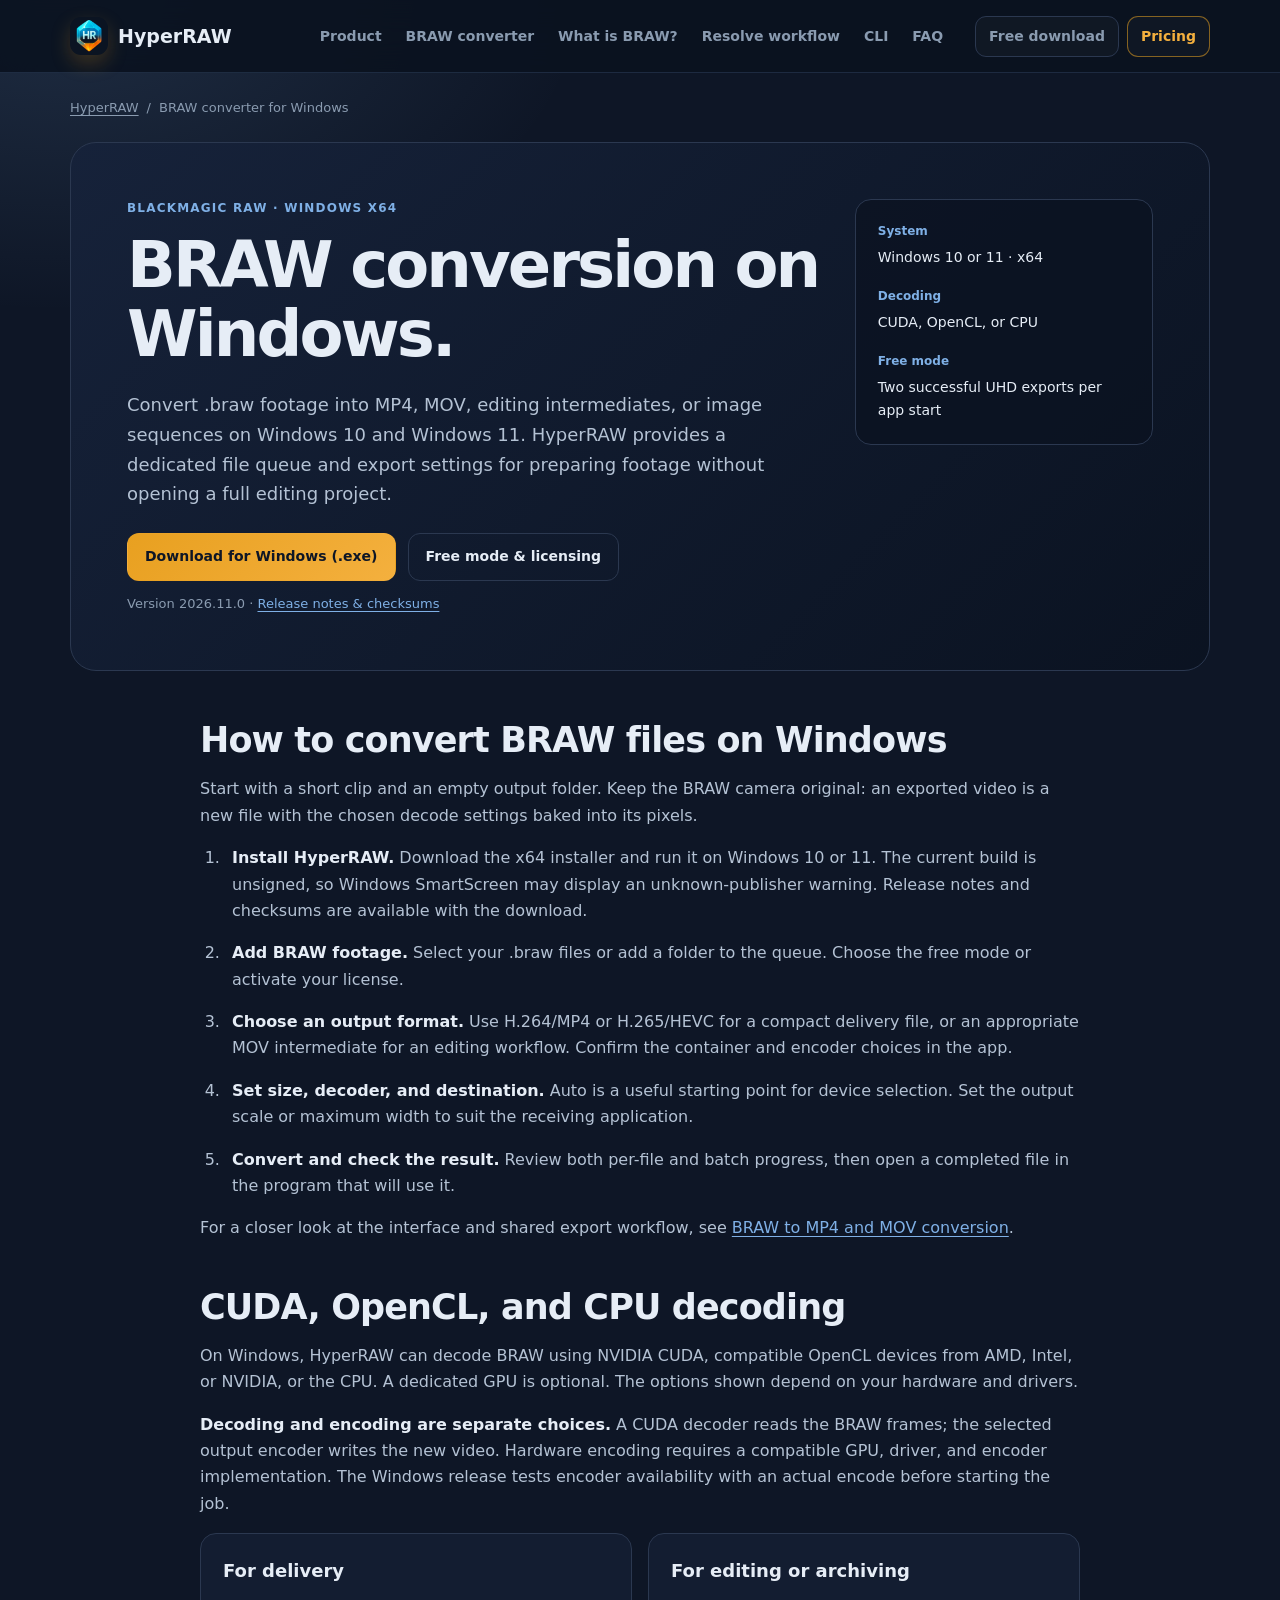
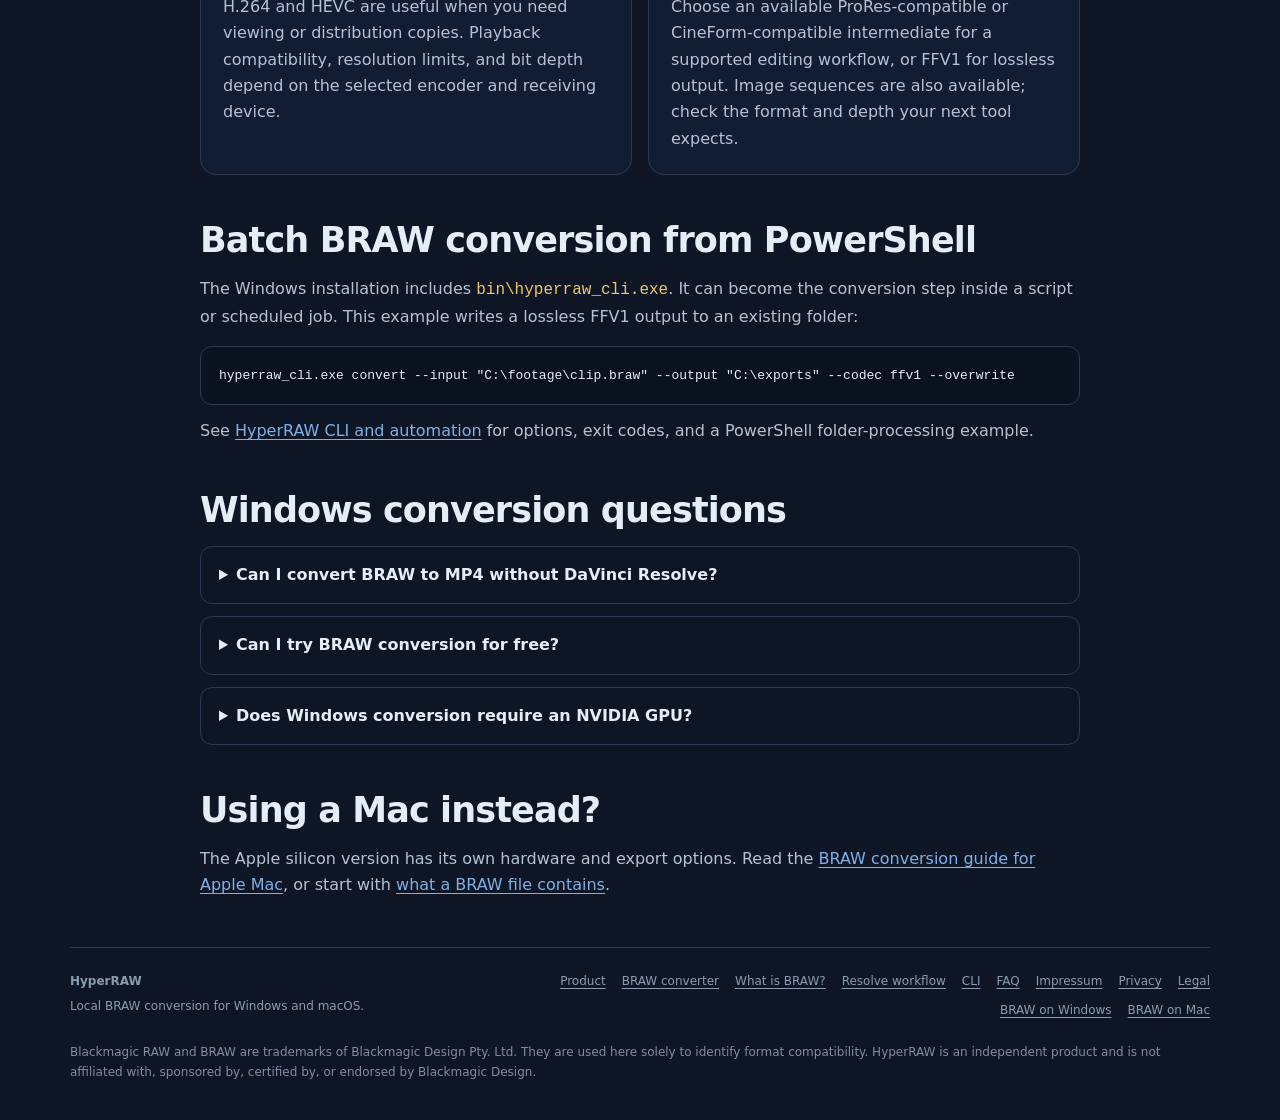
<file: braw-converter-windows.html>
<!doctype html>
<html lang="en">
<head>
  <meta charset="utf-8">
  <meta name="viewport" content="width=device-width, initial-scale=1">
  <title>BRAW Converter for Windows – MP4, MOV &amp; Batch Export | HyperRAW</title>
  <meta name="description" content="Convert BRAW on Windows 10/11 with HyperRAW. Export MP4, MOV or image sequences, use CUDA/OpenCL or CPU decoding, and automate batches with the included CLI.">
  <meta name="robots" content="index,follow">
  <link rel="canonical" href="https://louis-0hrs.github.io/HyperRAW/braw-converter-windows.html">
  <meta property="og:type" content="website">
  <meta property="og:site_name" content="HyperRAW">
  <meta property="og:locale" content="en_US">
  <meta property="og:title" content="BRAW Converter for Windows – MP4, MOV &amp; Batch Export | HyperRAW">
  <meta property="og:description" content="Convert BRAW on Windows 10/11 with HyperRAW. Export MP4, MOV or image sequences, use CUDA/OpenCL or CPU decoding, and automate batches with the included CLI.">
  <meta property="og:url" content="https://louis-0hrs.github.io/HyperRAW/braw-converter-windows.html">
  <meta property="og:image" content="https://louis-0hrs.github.io/HyperRAW/og-hyperraw.png">
  <meta property="og:image:width" content="1200">
  <meta property="og:image:height" content="630">
  <meta property="og:image:alt" content="HyperRAW BRAW converter">
  <meta name="twitter:card" content="summary_large_image">
  <meta name="twitter:title" content="BRAW Converter for Windows – MP4, MOV &amp; Batch Export | HyperRAW">
  <meta name="twitter:description" content="Convert BRAW on Windows 10/11 with HyperRAW. Export MP4, MOV or image sequences, use CUDA/OpenCL or CPU decoding, and automate batches with the included CLI.">
  <meta name="twitter:image" content="https://louis-0hrs.github.io/HyperRAW/og-hyperraw.png">
  <link rel="icon" type="image/png" href="HyperRAWlogo.png">
  <link rel="apple-touch-icon" href="HyperRAWlogo.png">
  <link rel="stylesheet" href="hyperraw.css?v=20261105c">
  <link rel="stylesheet" href="platform.css">
  <script type="application/ld+json">{"@context": "https://schema.org", "@graph": [{"@type": "WebPage", "@id": "https://louis-0hrs.github.io/HyperRAW/braw-converter-windows.html#webpage", "url": "https://louis-0hrs.github.io/HyperRAW/braw-converter-windows.html", "name": "BRAW Converter for Windows – MP4, MOV & Batch Export | HyperRAW", "description": "Convert BRAW on Windows 10/11 with HyperRAW. Export MP4, MOV or image sequences, use CUDA/OpenCL or CPU decoding, and automate batches with the included CLI.", "inLanguage": "en", "dateModified": "2026-11-05", "isPartOf": {"@type": "WebSite", "@id": "https://louis-0hrs.github.io/HyperRAW/#website"}, "about": {"@type": "SoftwareApplication", "name": "HyperRAW", "operatingSystem": "Windows 10/11 x64", "applicationCategory": "MultimediaApplication", "softwareVersion": "2026.11.0", "downloadUrl": "https://github.com/louis-0hrs/HyperRAW/releases/download/v2026.11.0/HyperRAW_2026_Setup_2026.11.0_Winx64.exe"}}, {"@type": "BreadcrumbList", "itemListElement": [{"@type": "ListItem", "position": 1, "name": "HyperRAW", "item": "https://louis-0hrs.github.io/HyperRAW/"}, {"@type": "ListItem", "position": 2, "name": "BRAW converter for Windows", "item": "https://louis-0hrs.github.io/HyperRAW/braw-converter-windows.html"}]}]}</script>
</head>
<body class="platform-page">
  <header class="site-header">
    <div class="site-nav-shell">
      <a class="site-brand" href="index.html" aria-label="HyperRAW home"><img src="HyperRAWlogo.png" alt="">HyperRAW</a>
      <nav class="site-nav-links" aria-label="Primary navigation">
        <a href="index.html">Product</a>
        <a href="braw-to-mp4.html">BRAW converter</a>
        <a href="what-is-a-braw-file.html">What is BRAW?</a>
        <a href="hyperraw-and-davinci-resolve.html">Resolve workflow</a>
        <a href="cli.html">CLI</a>
        <a href="faq.html">FAQ</a>
      </nav>
      <div class="site-nav-actions">
        <a href="index.html#downloads">Free download</a>
        <a href="index.html#license">Pricing</a>
      </div>
      <details class="site-mobile-menu">
        <summary>Menu</summary>
        <nav class="site-mobile-links" aria-label="Mobile navigation">
          <a href="index.html">Product</a>
          <a href="braw-to-mp4.html">BRAW converter</a>
          <a href="what-is-a-braw-file.html">What is BRAW?</a>
          <a href="hyperraw-and-davinci-resolve.html">Resolve workflow</a>
          <a href="cli.html">CLI &amp; automation</a>
          <a href="faq.html">FAQ</a>
          <a href="index.html#downloads">Free download</a>
          <a href="index.html#license">Pricing</a>
        </nav>
      </details>
    </div>
  </header>
<main class="platform-wrap">
  <nav class="platform-breadcrumbs" aria-label="Breadcrumb"><a href="index.html">HyperRAW</a><span aria-hidden="true">/</span><span aria-current="page">BRAW converter for Windows</span></nav>
  <header class="platform-hero">
    <div><p class="platform-kicker">Blackmagic RAW · Windows x64</p><h1>BRAW conversion on Windows.</h1><p class="platform-intro">Convert .braw footage into MP4, MOV, editing intermediates, or image sequences on Windows 10 and Windows 11. HyperRAW provides a dedicated file queue and export settings for preparing footage without opening a full editing project.</p><div class="platform-actions"><a class="platform-button primary" href="https://github.com/louis-0hrs/HyperRAW/releases/download/v2026.11.0/HyperRAW_2026_Setup_2026.11.0_Winx64.exe">Download for Windows (.exe)</a><a class="platform-button" href="index.html#license">Free mode &amp; licensing</a></div><p class="platform-release">Version 2026.11.0 · <a href="https://github.com/louis-0hrs/HyperRAW/releases/tag/v2026.11.0">Release notes &amp; checksums</a></p></div>
    <dl class="platform-facts"><dt>System</dt><dd>Windows 10 or 11 · x64</dd><dt>Decoding</dt><dd>CUDA, OpenCL, or CPU</dd><dt>Free mode</dt><dd>Two successful UHD exports per app start</dd></dl>
  </header>
  <div class="platform-content">
<section><h2>How to convert BRAW files on Windows</h2><p>Start with a short clip and an empty output folder. Keep the BRAW camera original: an exported video is a new file with the chosen decode settings baked into its pixels.</p><ol class="platform-steps">
<li><strong>Install HyperRAW.</strong> Download the x64 installer and run it on Windows 10 or 11. The current build is unsigned, so Windows SmartScreen may display an unknown-publisher warning. Release notes and checksums are available with the download.</li>
<li><strong>Add BRAW footage.</strong> Select your .braw files or add a folder to the queue. Choose the free mode or activate your license.</li>
<li><strong>Choose an output format.</strong> Use H.264/MP4 or H.265/HEVC for a compact delivery file, or an appropriate MOV intermediate for an editing workflow. Confirm the container and encoder choices in the app.</li>
<li><strong>Set size, decoder, and destination.</strong> Auto is a useful starting point for device selection. Set the output scale or maximum width to suit the receiving application.</li>
<li><strong>Convert and check the result.</strong> Review both per-file and batch progress, then open a completed file in the program that will use it.</li></ol><p>For a closer look at the interface and shared export workflow, see <a href="braw-to-mp4.html#workflow">BRAW to MP4 and MOV conversion</a>.</p></section>
<section><h2>CUDA, OpenCL, and CPU decoding</h2><p>On Windows, HyperRAW can decode BRAW using NVIDIA CUDA, compatible OpenCL devices from AMD, Intel, or NVIDIA, or the CPU. A dedicated GPU is optional. The options shown depend on your hardware and drivers.</p><p><strong>Decoding and encoding are separate choices.</strong> A CUDA decoder reads the BRAW frames; the selected output encoder writes the new video. Hardware encoding requires a compatible GPU, driver, and encoder implementation. The Windows release tests encoder availability with an actual encode before starting the job.</p><div class="platform-grid"><article class="platform-card"><h3>For delivery</h3><p>H.264 and HEVC are useful when you need viewing or distribution copies. Playback compatibility, resolution limits, and bit depth depend on the selected encoder and receiving device.</p></article><article class="platform-card"><h3>For editing or archiving</h3><p>Choose an available ProRes-compatible or CineForm-compatible intermediate for a supported editing workflow, or FFV1 for lossless output. Image sequences are also available; check the format and depth your next tool expects.</p></article></div></section>
<section><h2>Batch BRAW conversion from PowerShell</h2><p>The Windows installation includes <code>bin\hyperraw_cli.exe</code>. It can become the conversion step inside a script or scheduled job. This example writes a lossless FFV1 output to an existing folder:</p><pre>hyperraw_cli.exe convert --input "C:\footage\clip.braw" --output "C:\exports" --codec ffv1 --overwrite</pre><p>See <a href="cli.html">HyperRAW CLI and automation</a> for options, exit codes, and a PowerShell folder-processing example.</p></section>
<section class="platform-faq"><h2>Windows conversion questions</h2>
<details><summary>Can I convert BRAW to MP4 without DaVinci Resolve?</summary><p>Yes. HyperRAW uses the Blackmagic RAW SDK and does not require Resolve to be installed. Choose a supported MP4 output in HyperRAW. If your task is native RAW editing or grading, see <a href="hyperraw-and-davinci-resolve.html">how HyperRAW and DaVinci Resolve fit together</a>.</p></details>
<details><summary>Can I try BRAW conversion for free?</summary><p>Every application start includes two successful free exports. Output up to 4096 × 2304, including the portrait equivalent, has no watermark. Larger free exports receive a watermark. A license removes the free-mode limits.</p></details>
<details><summary>Does Windows conversion require an NVIDIA GPU?</summary><p>No. CPU decoding is supported, and compatible OpenCL hardware is another option. Available output encoders depend on the system; a GPU used for decoding does not guarantee support for every export format.</p></details></section>
<section><h2>Using a Mac instead?</h2><p>The Apple silicon version has its own hardware and export options. Read the <a href="braw-converter-mac.html">BRAW conversion guide for Apple Mac</a>, or start with <a href="what-is-a-braw-file.html">what a BRAW file contains</a>.</p></section></div>
</main>
  <footer class="site-footer">
    <div><strong>HyperRAW</strong><p>Local BRAW conversion for Windows and macOS.</p></div>
    <nav class="site-footer-links" aria-label="Footer navigation"><a href="index.html">Product</a><a href="braw-to-mp4.html">BRAW converter</a><a href="what-is-a-braw-file.html">What is BRAW?</a><a href="hyperraw-and-davinci-resolve.html">Resolve workflow</a><a href="cli.html">CLI</a><a href="faq.html">FAQ</a><a href="impressum.html">Impressum</a><a href="privacy.html">Privacy</a><a href="legal.html">Legal</a><a href="braw-converter-windows.html">BRAW on Windows</a><a href="braw-converter-mac.html">BRAW on Mac</a></nav>
    <p class="site-footer-legal">Blackmagic RAW and BRAW are trademarks of Blackmagic Design Pty. Ltd. They are used here solely to identify format compatibility. HyperRAW is an independent product and is not affiliated with, sponsored by, certified by, or endorsed by Blackmagic Design.</p>
  </footer>
</body>
</html>
</file>
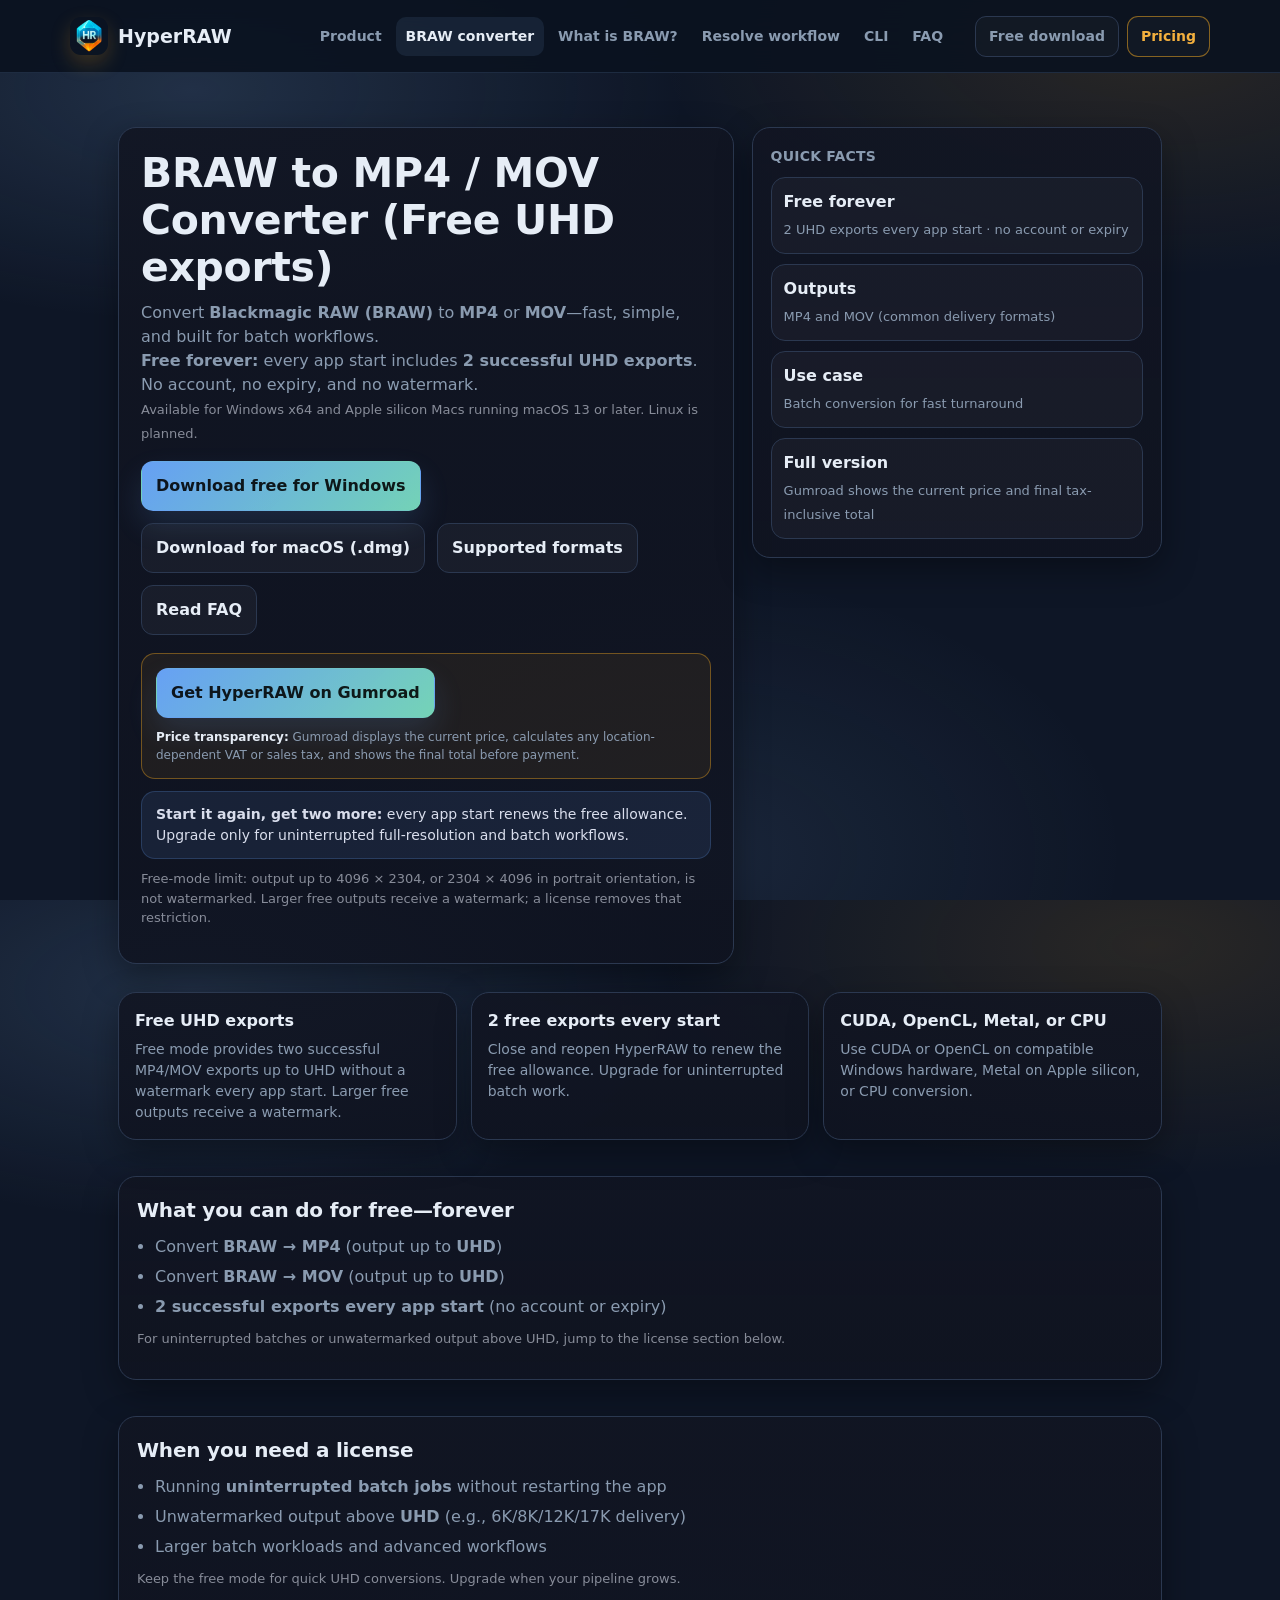
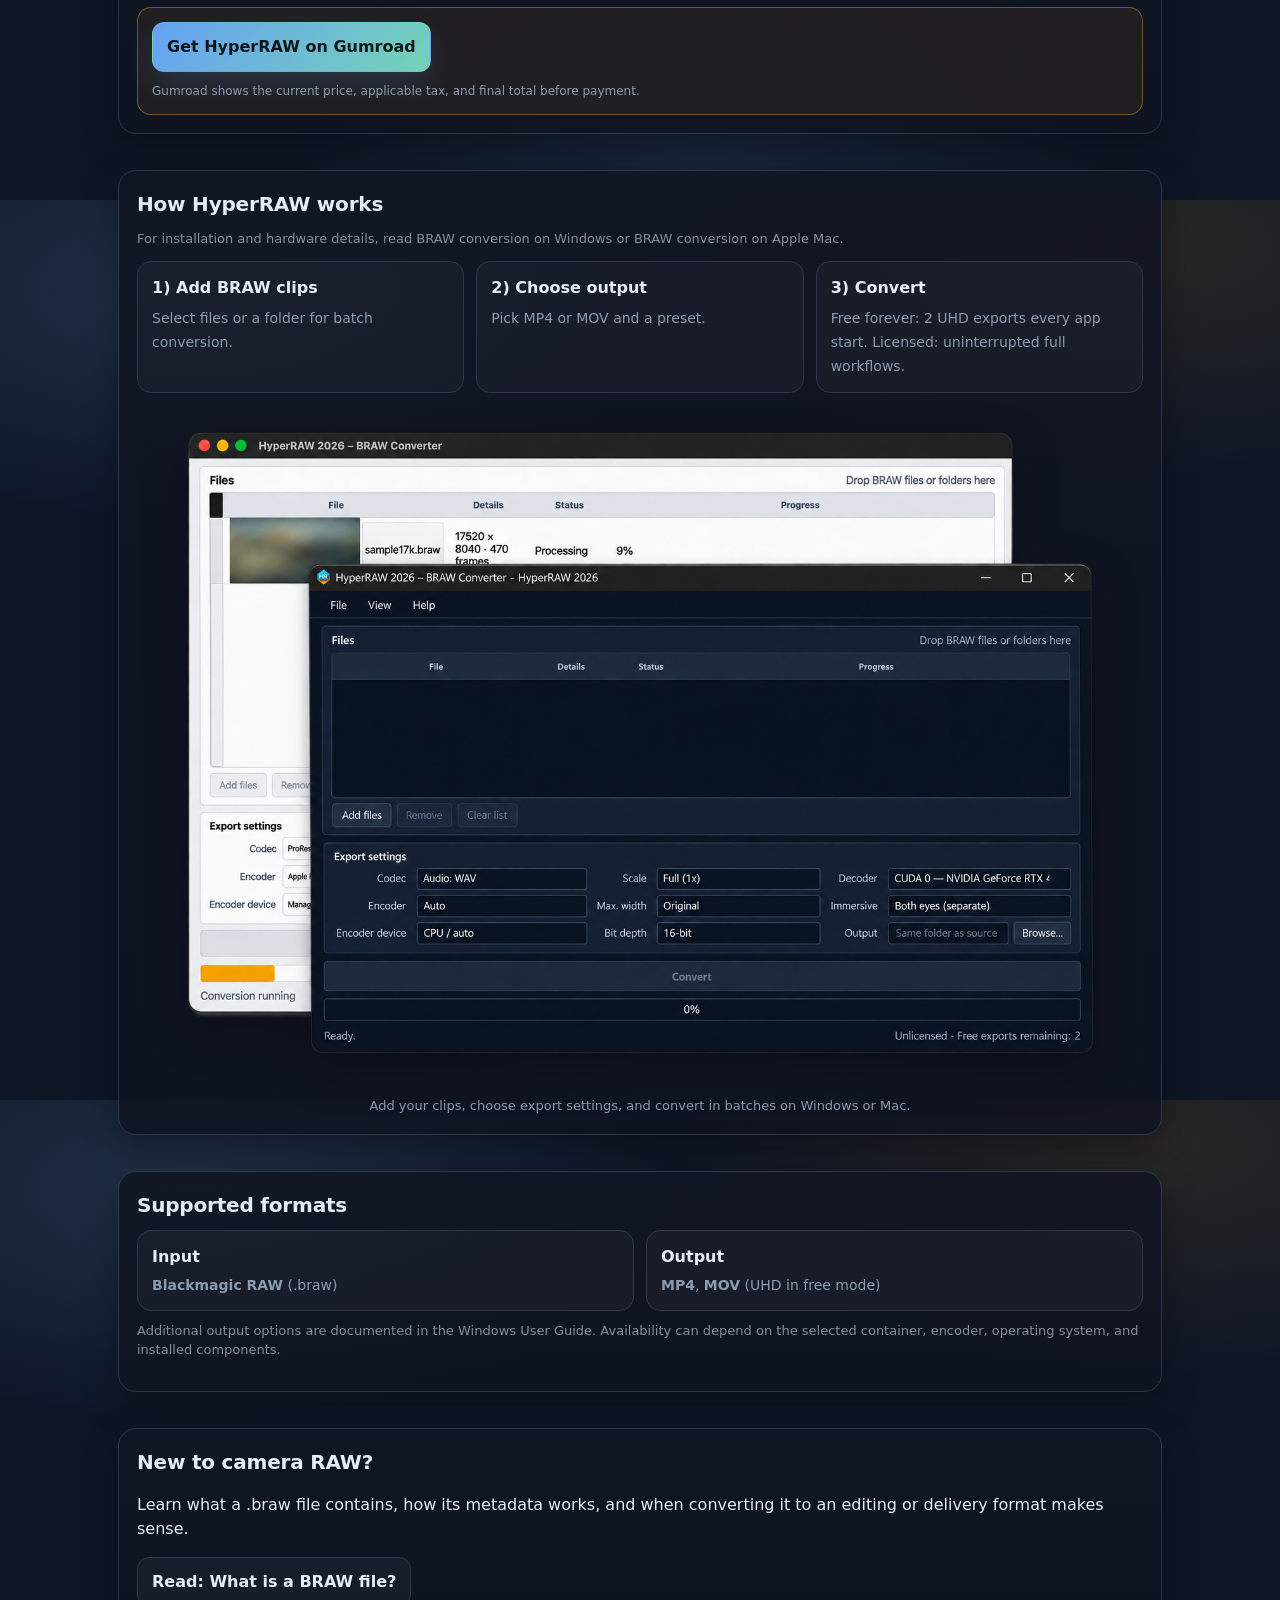
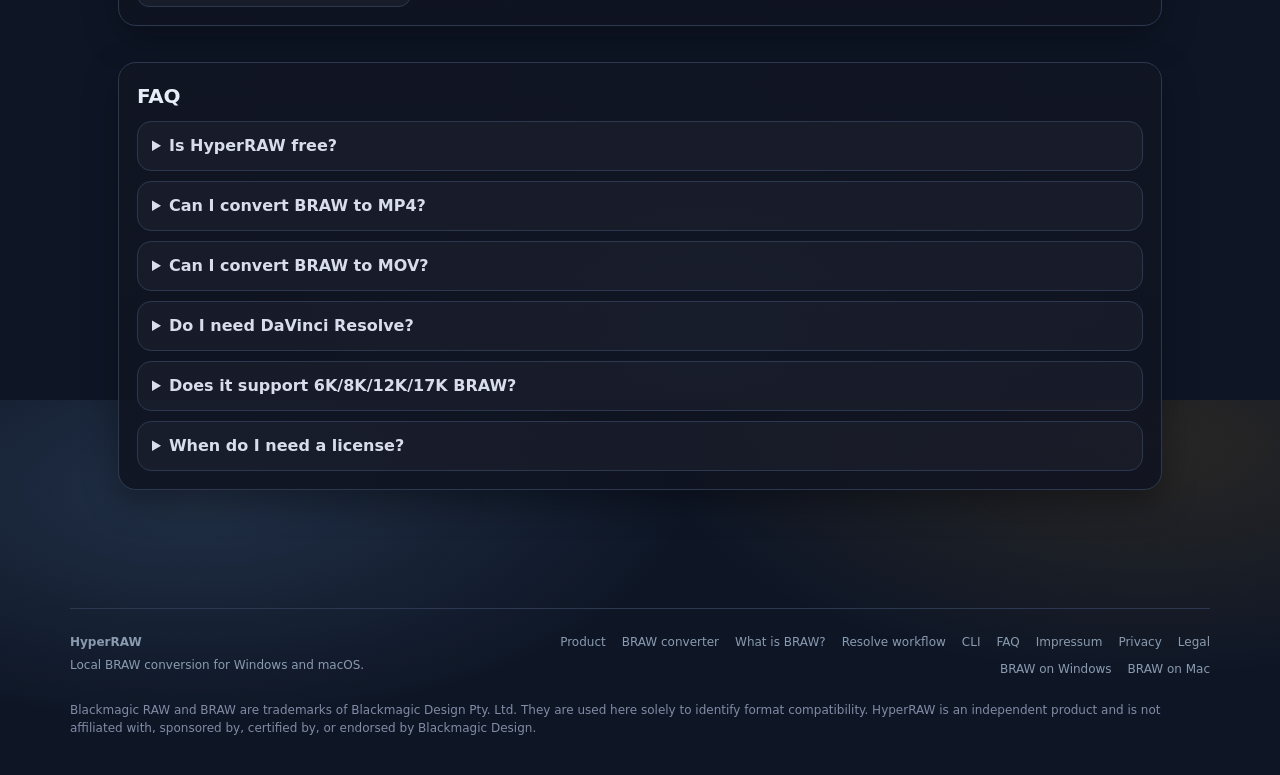
<file: braw-to-mp4.html>
<!doctype html>
<html lang="en">
<head>
  <meta charset="utf-8" />
  <meta name="viewport" content="width=device-width, initial-scale=1" />

  <title>BRAW to MP4 / MOV Converter for Windows &amp; Mac | HyperRAW</title>
  <meta name="description" content="Convert BRAW to MP4 or MOV on Windows and Apple silicon Macs. Free UHD exports, batch workflows, and dedicated platform setup guides." />
  <meta name="robots" content="index,follow" />
  <link rel="canonical" href="https://louis-0hrs.github.io/HyperRAW/braw-to-mp4.html" />

  <!-- Open Graph -->
  <meta property="og:site_name" content="HyperRAW" />
  <meta property="og:type" content="website" />
  <meta property="og:locale" content="en_US" />
  <meta property="og:title" content="BRAW to MP4 / MOV Converter for Windows &amp; Mac | HyperRAW" />
  <meta property="og:description" content="Convert BRAW to MP4 or MOV on Windows and Apple silicon Macs with free UHD exports and batch workflows." />
  <meta property="og:url" content="https://louis-0hrs.github.io/HyperRAW/braw-to-mp4.html" />
  <meta property="og:image" content="https://louis-0hrs.github.io/HyperRAW/og-hyperraw.png" />
  <meta property="og:image:width" content="1200" />
  <meta property="og:image:height" content="630" />
  <meta property="og:image:alt" content="HyperRAW – From BRAW to delivery-ready files." />
  <meta name="twitter:card" content="summary_large_image" />
  <meta name="twitter:title" content="BRAW to MP4 / MOV Converter for Windows &amp; Mac | HyperRAW" />
  <meta name="twitter:description" content="Convert BRAW to MP4 or MOV with free UHD exports and optional licensed batch workflows." />
  <meta name="twitter:image" content="https://louis-0hrs.github.io/HyperRAW/og-hyperraw.png" />

   <link rel="icon" type="image/png" href="HyperRAWlogo.png">
   <link rel="apple-touch-icon" href="HyperRAWlogo.png">

  <style>
    :root {
      --bg: #0b0d12;
      --panel: #111522;
      --panel2: #0f1320;
      --text: #e9eefc;
      --muted: rgba(233, 238, 252, 0.72);
      --muted2: rgba(233, 238, 252, 0.55);
      --line: rgba(233, 238, 252, 0.12);
      --accent: #6aa7ff;
      --accent2: #7ee7c7;
      --shadow: 0 12px 34px rgba(0,0,0,0.35);
      --radius: 18px;
      --radius2: 14px;
      --max: 1080px;
    }

    * { box-sizing: border-box; }
    html, body { height: 100%; }
    body {
      margin: 0;
      font-family: ui-sans-serif, system-ui, -apple-system, Segoe UI, Roboto, Helvetica, Arial, "Apple Color Emoji", "Segoe UI Emoji";
      color: var(--text);
      background:
        radial-gradient(900px 420px at 15% 10%, rgba(127, 176, 230, 0.17), transparent 55%),
        radial-gradient(900px 420px at 90% 5%, rgba(232, 160, 32, 0.12), transparent 55%),
        radial-gradient(700px 460px at 55% 95%, rgba(127, 176, 230, 0.10), transparent 60%),
        var(--bg);
      line-height: 1.5;
    }

    a { color: inherit; text-decoration: none; }
    a:hover { text-decoration: underline; }

    .wrap { max-width: var(--max); margin: 0 auto; padding: 0 18px; }

    header {
      position: sticky;
      top: 0;
      backdrop-filter: blur(10px);
      background: rgba(11, 13, 18, 0.65);
      border-bottom: 1px solid var(--line);
      z-index: 50;
    }

    .nav {
      display: flex;
      align-items: center;
      justify-content: space-between;
      gap: 16px;
      padding: 14px 0;
    }

    .brand {
      display: flex;
      align-items: center;
      gap: 10px;
      font-weight: 650;
      letter-spacing: 0.2px;
      white-space: nowrap;
    }

    .logo {
      width: 30px;
      height: 30px;
      border-radius: 10px;
      background: linear-gradient(135deg, var(--accent), var(--accent2));
      box-shadow: 0 10px 22px rgba(106, 167, 255, 0.18);
    }

    .chip {
      font-size: 12px;
      color: rgba(0,0,0,0.85);
      background: linear-gradient(135deg, rgba(106, 167, 255, 0.92), rgba(126, 231, 199, 0.92));
      padding: 6px 10px;
      border-radius: 999px;
      font-weight: 650;
      white-space: nowrap;
    }

    .navlinks {
      display: flex;
      align-items: center;
      gap: 14px;
      color: var(--muted);
      font-size: 14px;
      flex-wrap: wrap;
      justify-content: flex-end;
    }

    .btn {
      display: inline-flex;
      align-items: center;
      justify-content: center;
      gap: 10px;
      padding: 12px 14px;
      border-radius: 12px;
      border: 1px solid var(--line);
      background: rgba(255,255,255,0.04);
      color: var(--text);
      box-shadow: none;
      font-weight: 650;
    }

    .btn:hover {
      text-decoration: none;
      border-color: rgba(233, 238, 252, 0.22);
      background: rgba(255,255,255,0.06);
    }

    .btn.primary {
      background: linear-gradient(135deg, rgba(106, 167, 255, 0.95), rgba(126, 231, 199, 0.9));
      color: rgba(0,0,0,0.88);
      border-color: transparent;
      box-shadow: 0 14px 30px rgba(106, 167, 255, 0.14);
    }

    .btn.primary:hover {
      filter: brightness(1.03);
    }

    main { padding: 26px 0 54px; }

    .hero {
      padding: 28px 0 10px;
    }

    .heroGrid {
      display: grid;
      grid-template-columns: 1.2fr 0.8fr;
      gap: 18px;
      align-items: start;
    }

    @media (max-width: 900px) {
      .heroGrid { grid-template-columns: 1fr; }
    }

    .card {
      background: linear-gradient(180deg, rgba(17, 21, 34, 0.9), rgba(15, 19, 32, 0.88));
      border: 1px solid var(--line);
      border-radius: var(--radius);
      box-shadow: var(--shadow);
    }

    .heroCard { padding: 22px; }

    h1 {
      margin: 0 0 10px;
      font-size: clamp(28px, 3.2vw, 44px);
      letter-spacing: -0.3px;
      line-height: 1.15;
    }

    .sub {
      margin: 0 0 14px;
      color: var(--muted);
      font-size: 16px;
      max-width: 62ch;
    }

    .promise {
      margin: 12px 0 0;
      padding: 12px 14px;
      border-radius: 14px;
      background: rgba(106, 167, 255, 0.10);
      border: 1px solid rgba(106, 167, 255, 0.20);
      color: rgba(233, 238, 252, 0.92);
      font-size: 14px;
    }

    .ctaRow {
      display: flex;
      gap: 12px;
      flex-wrap: wrap;
      margin-top: 16px;
    }

    .sideCard { padding: 18px; }

    .kTitle {
      margin: 0 0 10px;
      font-size: 14px;
      letter-spacing: 0.2px;
      color: var(--muted);
      font-weight: 650;
      text-transform: uppercase;
    }

    .kList {
      margin: 0;
      padding: 0;
      list-style: none;
      display: grid;
      gap: 10px;
    }

    .kItem {
      padding: 12px 12px;
      border-radius: var(--radius2);
      border: 1px solid var(--line);
      background: rgba(255,255,255,0.03);
    }

    .kItem b { display: block; margin-bottom: 3px; }
    .kItem span { color: var(--muted); font-size: 13px; }

    section { padding: 18px 0; }

    .grid3 {
      display: grid;
      grid-template-columns: repeat(3, 1fr);
      gap: 14px;
    }
    @media (max-width: 900px) { .grid3 { grid-template-columns: 1fr; } }

    .mini { padding: 16px; }
    .mini h3 { margin: 0 0 6px; font-size: 16px; }
    .mini p { margin: 0; color: var(--muted); font-size: 14px; }

    .sectionCard { padding: 18px; }

    h2 {
      margin: 0 0 10px;
      font-size: 20px;
      letter-spacing: -0.2px;
    }

    .bullets { margin: 0; padding-left: 18px; color: var(--muted); }
    .bullets li { margin: 6px 0; }

    .note {
      margin-top: 10px;
      color: var(--muted2);
      font-size: 13px;
    }

    .steps {
      display: grid;
      grid-template-columns: repeat(3, 1fr);
      gap: 12px;
      margin-top: 10px;
    }
    @media (max-width: 900px) { .steps { grid-template-columns: 1fr; } }

    .step {
      padding: 14px;
      border-radius: 14px;
      border: 1px solid var(--line);
      background: rgba(255,255,255,0.03);
    }
    .step b { display: block; margin-bottom: 6px; }
    .step span { color: var(--muted); font-size: 14px; }

    .matrix {
      display: grid;
      grid-template-columns: 1fr 1fr;
      gap: 12px;
      margin-top: 10px;
    }
    @media (max-width: 900px) { .matrix { grid-template-columns: 1fr; } }

    .box {
      padding: 14px;
      border-radius: 14px;
      border: 1px solid var(--line);
      background: rgba(255,255,255,0.03);
    }

    .box h3 { margin: 0 0 6px; font-size: 16px; }
    .box p { margin: 0; color: var(--muted); font-size: 14px; }

    .faq {
      display: grid;
      gap: 10px;
      margin-top: 10px;
    }

    .faq details {
      border: 1px solid var(--line);
      background: rgba(255,255,255,0.03);
      border-radius: 14px;
      padding: 12px 14px;
    }

    .faq summary {
      cursor: pointer;
      font-weight: 650;
      color: rgba(233, 238, 252, 0.92);
    }

    .faq details p { margin: 10px 0 0; color: var(--muted); }

    footer {
      margin-top: 26px;
      padding: 22px 0 34px;
      border-top: 1px solid var(--line);
      color: var(--muted2);
      font-size: 13px;
    }

    .footerRow {
      display: flex;
      flex-wrap: wrap;
      gap: 12px;
      align-items: center;
      justify-content: space-between;
    }

    .footerLinks { display: flex; gap: 12px; flex-wrap: wrap; }

    .muted { color: var(--muted); }
    .anchor { scroll-margin-top: 84px; }
  </style>
  <link rel="stylesheet" href="hyperraw.css?v=20261105c">
  <script src="sale.js" defer></script>

  <script type="application/ld+json">
  {
    "@context": "https://schema.org",
    "@graph": [
      {
        "@type": "WebPage",
        "@id": "https://louis-0hrs.github.io/HyperRAW/braw-to-mp4.html#webpage",
        "url": "https://louis-0hrs.github.io/HyperRAW/braw-to-mp4.html",
        "name": "BRAW to MP4 / MOV Converter for Windows & Mac | HyperRAW",
        "description": "Convert Blackmagic RAW (BRAW) to MP4 or MOV with free UHD exports and optional licensed batch workflows.",
        "isPartOf": {"@id": "https://louis-0hrs.github.io/HyperRAW/#website"},
        "about": {
          "@type": "SoftwareApplication",
          "name": "HyperRAW",
          "applicationCategory": "MultimediaApplication",
          "operatingSystem": "Windows 10, Windows 11, macOS 13 or later (Apple silicon)"
        }
      },
      {
        "@type": "BreadcrumbList",
        "itemListElement": [
          {"@type": "ListItem", "position": 1, "name": "HyperRAW", "item": "https://louis-0hrs.github.io/HyperRAW/"},
          {"@type": "ListItem", "position": 2, "name": "BRAW to MP4 / MOV converter", "item": "https://louis-0hrs.github.io/HyperRAW/braw-to-mp4.html"}
        ]
      }
    ]
  }
  </script>
</head>

<body>
  <header class="site-header">
    <div class="site-nav-shell">
      <a class="site-brand" href="index.html" aria-label="HyperRAW home"><img src="HyperRAWlogo.png" alt="">HyperRAW</a>
      <nav class="site-nav-links" aria-label="Primary navigation">
        <a href="index.html">Product</a>
        <a href="braw-to-mp4.html" aria-current="page">BRAW converter</a>
        <a href="what-is-a-braw-file.html">What is BRAW?</a>
        <a href="hyperraw-and-davinci-resolve.html">Resolve workflow</a>
        <a href="cli.html">CLI</a>
        <a href="faq.html">FAQ</a>
      </nav>
      <div class="site-nav-actions">
        <a href="index.html#downloads">Free download</a>
        <a href="#license">Pricing</a>
      </div>
      <details class="site-mobile-menu">
        <summary>Menu</summary>
        <nav class="site-mobile-links" aria-label="Mobile navigation">
          <a href="index.html">Product</a>
          <a href="braw-to-mp4.html" aria-current="page">BRAW converter</a>
          <a href="what-is-a-braw-file.html">What is BRAW?</a>
          <a href="hyperraw-and-davinci-resolve.html">Resolve workflow</a>
          <a href="cli.html">CLI &amp; automation</a>
          <a href="faq.html">FAQ</a>
          <a href="index.html#downloads">Free download</a>
          <a href="#license">Pricing</a>
        </nav>
      </details>
    </div>
  </header>

  <main>
    <div class="wrap">
      <section class="hero">
        <div class="heroGrid">
          <div class="card heroCard">
            <h1>BRAW to MP4 / MOV Converter (Free UHD exports)</h1>
            <p class="sub">
              Convert <b>Blackmagic RAW (BRAW)</b> to <b>MP4</b> or <b>MOV</b>—fast, simple, and built for batch workflows.
              <br />
              <b>Free forever:</b> every app start includes <b>2 successful UHD exports</b>. No account, no expiry, and no watermark.
              <br />
              <span class="note">Available for Windows x64 and Apple silicon Macs running macOS 13 or later. Linux is planned.</span>
            </p>

            <div class="ctaRow">
              <a class="btn primary" href="https://github.com/louis-0hrs/HyperRAW/releases/download/v2026.11.0/HyperRAW_2026_Setup_2026.11.0_Winx64.exe" rel="nofollow">Download free for Windows</a> <a class="btn" href="https://github.com/louis-0hrs/HyperRAW/releases/download/v2026.11.2/HyperRAW-2026.11.2-macOS-arm64.dmg">Download for macOS (.dmg)</a>
              <a class="btn" href="#formats">Supported formats</a>
              <a class="btn" href="#faq">Read FAQ</a>
            </div>

            <div class="purchase-offer" aria-label="HyperRAW license offer">
              <p class="offer-sale" data-sale="singlesDay" hidden><strong>Singles’ Day: 11% off HyperRAW</strong><br>November 10, 11:00 AM – November 12, 1:00 PM, 2026 (CET). Enter code <code>SINGLESDAY26</code> at Gumroad checkout during the sale.</p>
              <p class="offer-sale" data-sale="blackFriday" hidden><strong>Black Friday: 25% off HyperRAW</strong><br>November 26–30, 2026 (CET). Automatically applied on Gumroad during the sale. Code: <code>BLACKFRIDAY26</code></p>
              <div class="offer-actions">
                <a class="btn primary" href="https://haldoro.gumroad.com/l/HyperRAW?utm_source=hyperraw-site&amp;utm_medium=organic&amp;utm_campaign=braw-to-mp4" target="_blank" rel="noopener">Get HyperRAW on Gumroad</a>
              </div>
              <p class="offer-tax"><strong>Price transparency:</strong> Gumroad displays the current price, calculates any location-dependent VAT or sales tax, and shows the final total before payment.</p>
            </div>

            <div class="promise">
              <b>Start it again, get two more:</b> every app start renews the free allowance. Upgrade only for uninterrupted full-resolution and batch workflows.
            </div>

            <p class="note">
              Free-mode limit: output up to 4096 × 2304, or 2304 × 4096 in portrait orientation, is not watermarked. Larger free outputs receive a watermark; a license removes that restriction.
            </p>
          </div>

          <aside class="card sideCard" aria-label="Key points">
            <p class="kTitle">Quick facts</p>
            <ul class="kList">
              <li class="kItem"><b>Free forever</b><span>2 UHD exports every app start · no account or expiry</span></li>
              <li class="kItem"><b>Outputs</b><span>MP4 and MOV (common delivery formats)</span></li>
              <li class="kItem"><b>Use case</b><span>Batch conversion for fast turnaround</span></li>
              <li class="kItem"><b>Full version</b><span>Gumroad shows the current price and final tax-inclusive total</span></li>
            </ul>
          </aside>
        </div>
      </section>

      <section id="features" class="anchor">
        <div class="grid3">
          <div class="card mini">
            <h3>Free UHD exports</h3>
            <p>Free mode provides two successful MP4/MOV exports up to UHD without a watermark every app start. Larger free outputs receive a watermark.</p>
          </div>
          <div class="card mini">
            <h3>2 free exports every start</h3>
            <p>Close and reopen HyperRAW to renew the free allowance. Upgrade for uninterrupted batch work.</p>
          </div>
          <div class="card mini">
            <h3>CUDA, OpenCL, Metal, or CPU</h3>
            <p>Use CUDA or OpenCL on compatible Windows hardware, Metal on Apple silicon, or CPU conversion.</p>
          </div>
        </div>
      </section>

      <section>
        <div class="card sectionCard">
          <h2>What you can do for free—forever</h2>
          <ul class="bullets">
            <li>Convert <b>BRAW → MP4</b> (output up to <b>UHD</b>)</li>
            <li>Convert <b>BRAW → MOV</b> (output up to <b>UHD</b>)</li>
            <li><b>2 successful exports every app start</b> (no account or expiry)</li>
          </ul>
          <p class="note">For uninterrupted batches or unwatermarked output above UHD, jump to the license section below.</p>
        </div>
      </section>

      <section id="license" class="anchor">
        <div class="card sectionCard">
          <h2>When you need a license</h2>
          <ul class="bullets">
            <li>Running <b>uninterrupted batch jobs</b> without restarting the app</li>
            <li>Unwatermarked output above <b>UHD</b> (e.g., 6K/8K/12K/17K delivery)</li>
            <li>Larger batch workloads and advanced workflows</li>
          </ul>
          <p class="note">Keep the free mode for quick UHD conversions. Upgrade when your pipeline grows.</p>
          <div class="purchase-offer" aria-label="HyperRAW license offer">
            <p class="offer-sale" data-sale="singlesDay" hidden><strong>Singles’ Day: 11% off HyperRAW</strong><br>November 10, 11:00 AM – November 12, 1:00 PM, 2026 (CET). Enter code <code>SINGLESDAY26</code> at Gumroad checkout during the sale.</p>
            <p class="offer-sale" data-sale="blackFriday" hidden><strong>Black Friday: 25% off HyperRAW</strong><br>November 26–30, 2026 (CET). Automatically applied on Gumroad during the sale. Code: <code>BLACKFRIDAY26</code></p>
            <div class="offer-actions">
              <a class="btn primary" href="https://haldoro.gumroad.com/l/HyperRAW?utm_source=hyperraw-site&amp;utm_medium=organic&amp;utm_campaign=braw-to-mp4" target="_blank" rel="noopener">Get HyperRAW on Gumroad</a>
            </div>
            <p class="offer-tax">Gumroad shows the current price, applicable tax, and final total before payment.</p>
          </div>
        </div>
      </section>

      <section id="workflow" class="anchor">
        <div class="card sectionCard">
          <h2>How HyperRAW works</h2>
          <p class="note">For installation and hardware details, read <a href="braw-converter-windows.html">BRAW conversion on Windows</a> or <a href="braw-converter-mac.html">BRAW conversion on Apple Mac</a>.</p>
          <div class="steps">
            <div class="step"><b>1) Add BRAW clips</b><span>Select files or a folder for batch conversion.</span></div>
            <div class="step"><b>2) Choose output</b><span>Pick MP4 or MOV and a preset.</span></div>
            <div class="step"><b>3) Convert</b><span>Free forever: 2 UHD exports every app start. Licensed: uninterrupted full workflows.</span></div>
          </div>
          <figure class="interface-preview">
            <a href="HyperRAW-macOS-Windows.png" aria-label="View the full HyperRAW interface image"><img src="HyperRAW-macOS-Windows.png" alt="HyperRAW on macOS and Windows, showing the file queue and export settings" width="1536" height="1024" loading="lazy"></a>
            <figcaption>Add your clips, choose export settings, and convert in batches on Windows or Mac.</figcaption>
          </figure>
        </div>
      </section>

      <section id="formats" class="anchor">
        <div class="card sectionCard">
          <h2>Supported formats</h2>
          <div class="matrix">
            <div class="box">
              <h3>Input</h3>
              <p><b>Blackmagic RAW</b> (.braw)</p>
            </div>
            <div class="box">
              <h3>Output</h3>
              <p><b>MP4</b>, <b>MOV</b> (UHD in free mode)</p>
            </div>
          </div>
          <p class="note">Additional output options are documented in the <a href="https://github.com/louis-0hrs/HyperRAW/releases/download/v2026.11.0/HyperRAW_2026_User_Guide_EN.pdf">Windows User Guide</a>. Availability can depend on the selected container, encoder, operating system, and installed components.</p>
        </div>
      </section>

      <section>
        <div class="card sectionCard">
          <h2>New to camera RAW?</h2>
          <p>Learn what a .braw file contains, how its metadata works, and when converting it to an editing or delivery format makes sense.</p>
          <div class="ctaRow"><a class="btn" href="what-is-a-braw-file.html">Read: What is a BRAW file?</a></div>
        </div>
      </section>

      <section id="faq" class="anchor">
        <div class="card sectionCard">
          <h2>FAQ</h2>
          <div class="faq">
            <details>
              <summary>Is HyperRAW free?</summary>
              <p>Yes. Free mode converts BRAW to MP4 or MOV with UHD output. Every app start includes two successful exports.</p>
            </details>
            <details>
              <summary>Can I convert BRAW to MP4?</summary>
              <p>Yes—HyperRAW converts Blackmagic RAW (BRAW) to MP4. Free mode renews two successful unwatermarked exports up to UHD at every app start; larger free outputs receive a watermark.</p>
            </details>
            <details>
              <summary>Can I convert BRAW to MOV?</summary>
              <p>Yes—HyperRAW converts BRAW to MOV. Free mode renews two successful unwatermarked exports up to UHD at every app start; larger free outputs receive a watermark.</p>
            </details>
            <details>
              <summary>Do I need DaVinci Resolve?</summary>
              <p>No. HyperRAW uses the Blackmagic RAW SDK directly and does not require DaVinci Resolve to be installed. Resolve remains the more appropriate tool when you need native BRAW editing, grading, effects, audio, or finishing. <a href="hyperraw-and-davinci-resolve.html">Read the workflow guide.</a></p>
            </details>
            <details>
              <summary>Does it support 6K/8K/12K/17K BRAW?</summary>
              <p>HyperRAW can handle high-resolution BRAW sources. Free outputs above UHD receive a watermark; a license enables unwatermarked high-resolution delivery.</p>
            </details>
            <details>
              <summary>When do I need a license?</summary>
              <p>If you need uninterrupted batches, unwatermarked output above UHD, or advanced workflows, you’ll want a license.</p>
            </details>
          </div>
        </div>
      </section>

    </div>
  </main>
  <footer class="site-footer">
    <div><strong>HyperRAW</strong><p>Local BRAW conversion for Windows and macOS.</p></div>
    <nav class="site-footer-links" aria-label="Footer navigation"><a href="index.html">Product</a><a href="braw-to-mp4.html">BRAW converter</a><a href="what-is-a-braw-file.html">What is BRAW?</a><a href="hyperraw-and-davinci-resolve.html">Resolve workflow</a><a href="cli.html">CLI</a><a href="faq.html">FAQ</a><a href="impressum.html">Impressum</a><a href="privacy.html">Privacy</a><a href="legal.html">Legal</a><a href="braw-converter-windows.html">BRAW on Windows</a><a href="braw-converter-mac.html">BRAW on Mac</a></nav>
    <p class="site-footer-legal">Blackmagic RAW and BRAW are trademarks of Blackmagic Design Pty. Ltd. They are used here solely to identify format compatibility. HyperRAW is an independent product and is not affiliated with, sponsored by, certified by, or endorsed by Blackmagic Design.</p>
  </footer>

</body>
</html>
</file>
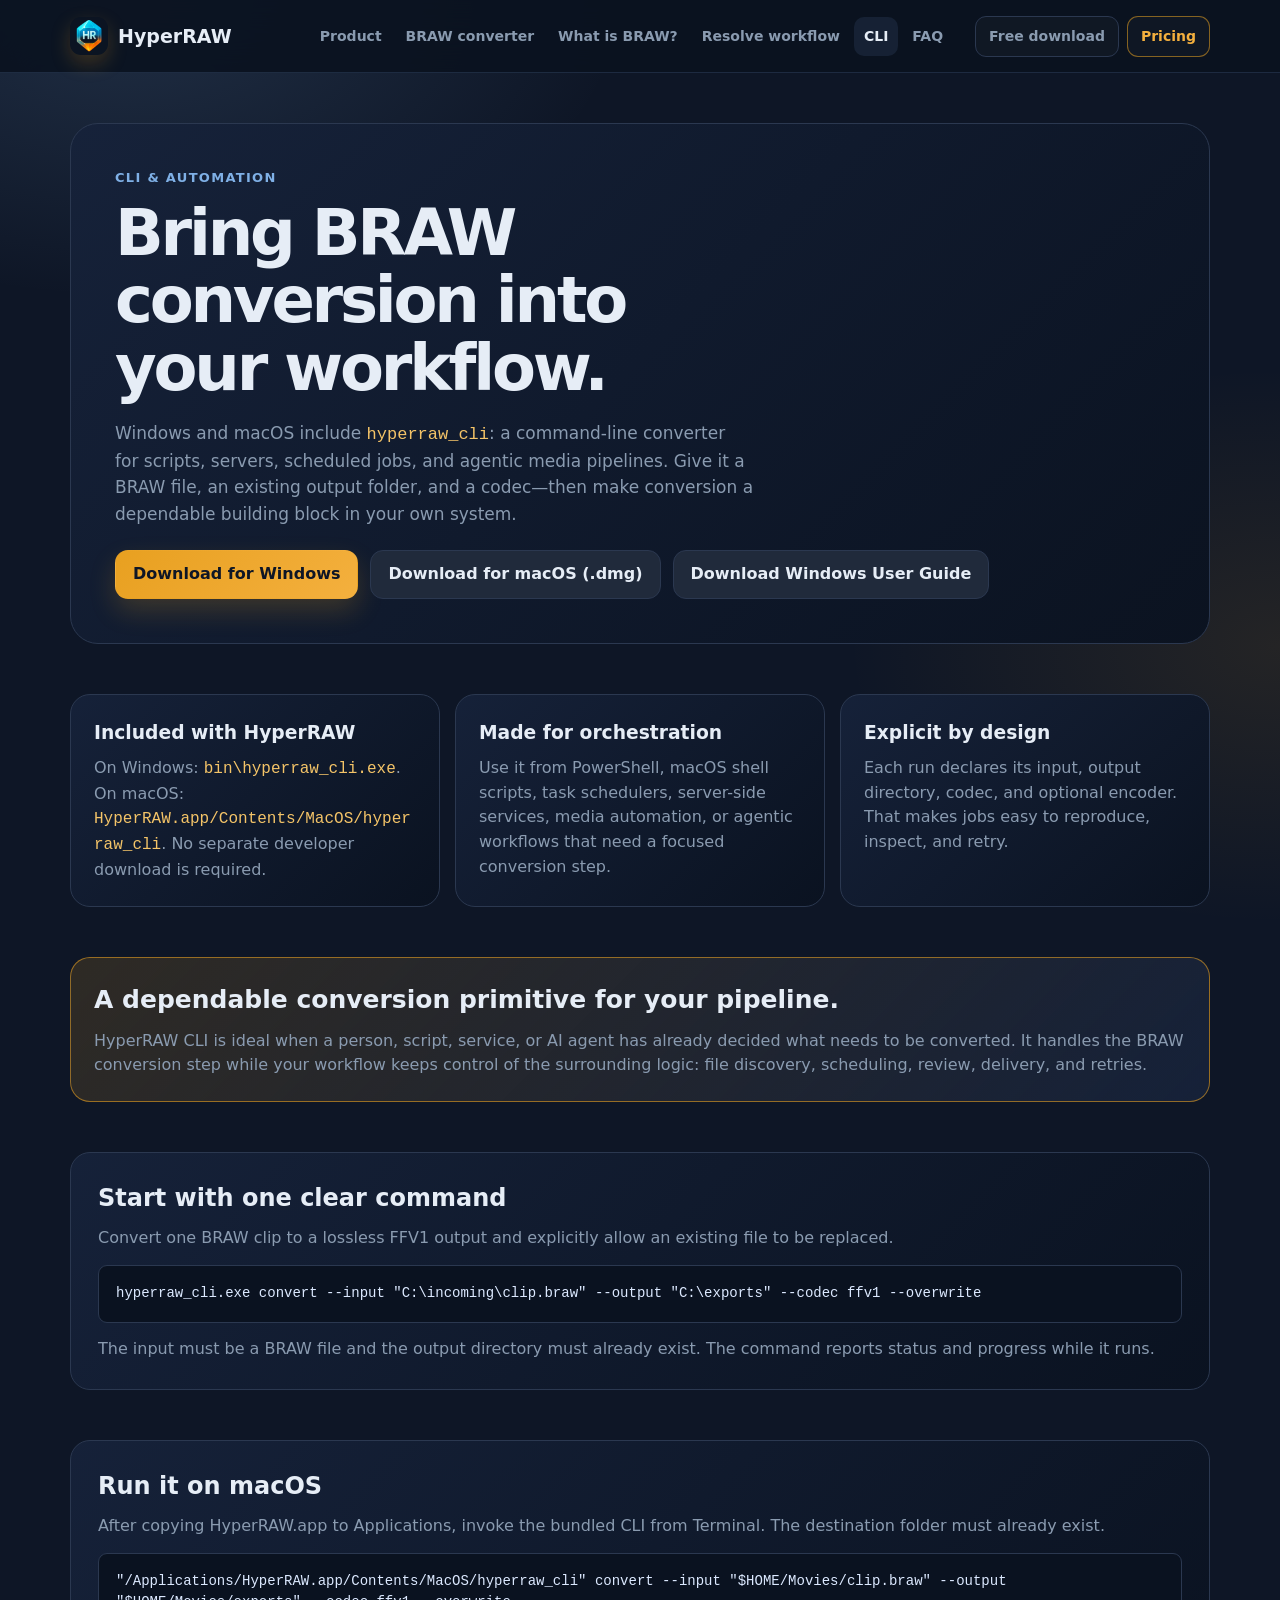
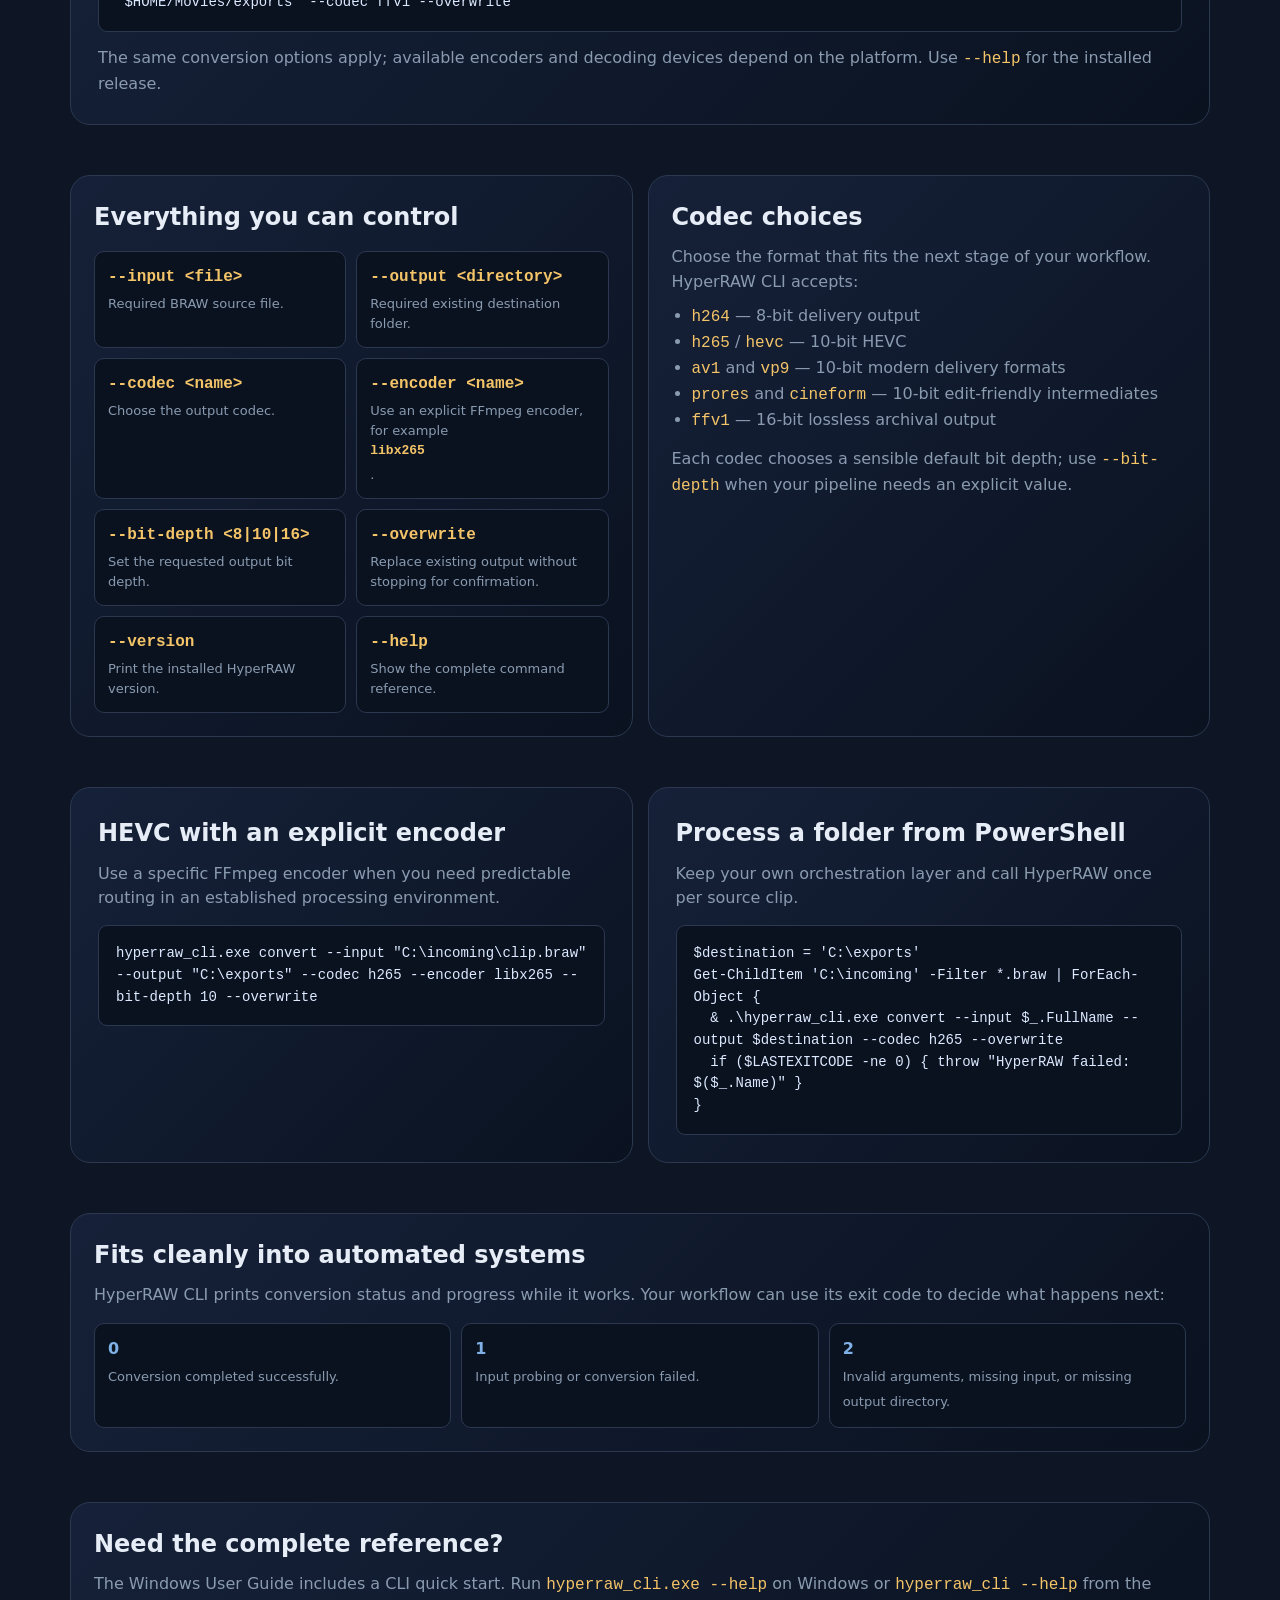
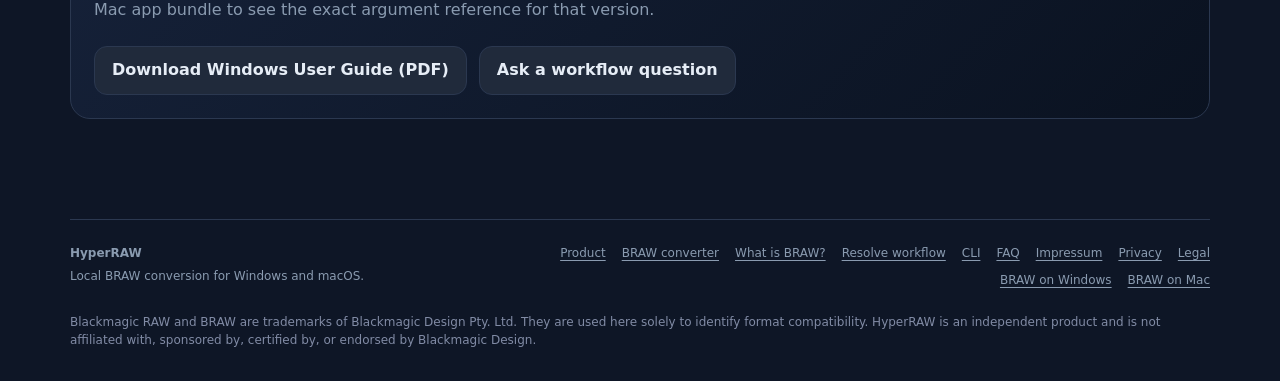
<file: cli.html>
<!doctype html>
<html lang="en">
<head>
  <meta charset="utf-8">
  <meta name="viewport" content="width=device-width, initial-scale=1">
  <title>HyperRAW CLI – BRAW Automation for Windows &amp; macOS</title>
  <meta name="description" content="Use the included HyperRAW command-line tool to automate BRAW conversion in scripts, server-side jobs, and repeatable processing workflows.">
  <meta name="robots" content="index,follow">
  <link rel="canonical" href="https://louis-0hrs.github.io/HyperRAW/cli.html">
  <meta property="og:site_name" content="HyperRAW">
  <meta property="og:type" content="article">
  <meta property="og:locale" content="en_US">
  <meta property="og:title" content="HyperRAW CLI – BRAW Automation for Windows &amp; macOS">
  <meta property="og:description" content="Automate BRAW conversion with the command-line tool included in the HyperRAW Windows and macOS packages.">
  <meta property="og:url" content="https://louis-0hrs.github.io/HyperRAW/cli.html">
  <meta property="og:image" content="https://louis-0hrs.github.io/HyperRAW/og-hyperraw.png">
  <meta property="og:image:width" content="1200">
  <meta property="og:image:height" content="630">
  <meta property="og:image:alt" content="HyperRAW – From BRAW to delivery-ready files.">
  <meta name="twitter:card" content="summary_large_image">
  <meta name="twitter:title" content="HyperRAW CLI – BRAW Automation for Windows &amp; macOS">
  <meta name="twitter:description" content="Automate BRAW conversion with the command-line tool included in the HyperRAW Windows and macOS packages.">
  <meta name="twitter:image" content="https://louis-0hrs.github.io/HyperRAW/og-hyperraw.png">
  <link rel="icon" type="image/png" href="HyperRAWlogo.png">
  <link rel="stylesheet" href="hyperraw.css?v=20261105c">
  <style>
    * { box-sizing: border-box; }
    body { margin: 0; color: var(--text); font-family: ui-sans-serif, system-ui, -apple-system, "Segoe UI", Roboto, Arial, sans-serif; line-height: 1.55; background: radial-gradient(800px 480px at 10% 0%, rgba(127,176,230,.16), transparent 62%), radial-gradient(700px 450px at 100% 18%, rgba(232,160,32,.1), transparent 62%), var(--bg); }
    a { color: inherit; }
    .wrap { width: min(calc(100% - 36px), 1140px); margin: 0 auto; }
    header { display: flex; align-items: center; justify-content: space-between; gap: 18px; padding: 32px 0 22px; }
    .brand { display: inline-flex; align-items: center; gap: 12px; color: var(--text); font-size: 23px; font-weight: 760; text-decoration: none; }
    .brand img { width: 42px; height: 42px; border-radius: 13px; box-shadow: 0 9px 22px rgba(232,160,32,.26); }
    .header-actions { display: flex; align-items: center; gap: 13px; }
    .status { color: var(--muted); border: 1px solid var(--line); border-radius: 999px; padding: 8px 13px; font-size: 14px; white-space: nowrap; }
    .back { color: var(--muted); font-size: 14px; text-underline-offset: 3px; }
    main { padding-bottom: 54px; }
    .hero, .card { border: 1px solid var(--line); background: linear-gradient(135deg, rgba(22,34,58,.94), rgba(10,18,32,.94)); }
    .hero { padding: clamp(28px, 3.5vw, 44px); border-radius: 28px; }
    .card { border-radius: 20px; }
    .eyebrow { margin: 0 0 12px; color: var(--accent2); font-size: 13px; font-weight: 760; letter-spacing: .1em; text-transform: uppercase; }
    h1 { margin: 0; max-width: 15ch; font-size: clamp(39px, 5vw, 65px); line-height: 1.05; letter-spacing: -.05em; }
    .lead { max-width: 59ch; margin: 18px 0 0; color: var(--muted); font-size: 17px; }
    .actions { display: flex; flex-wrap: wrap; gap: 12px; margin-top: 23px; }
    .button { display: inline-flex; align-items: center; justify-content: center; min-height: 48px; padding: 11px 17px; border: 1px solid var(--line); border-radius: 13px; background: #202a3b; color: var(--text); text-decoration: none; font-weight: 700; }
    .button.primary { border-color: transparent; background: linear-gradient(135deg, #e8a020, #f4b03e); color: #0e1626; box-shadow: 0 12px 27px rgba(232,160,32,.2); }
    section { margin-top: 50px; }
    .grid { display: grid; grid-template-columns: repeat(3, 1fr); gap: 15px; }
    .grid > * { min-width: 0; }
    .grid.two { grid-template-columns: repeat(2, 1fr); }
    .card { padding: 23px; }
    .card h2, .card h3 { margin: 0 0 9px; }
    .card p, .card li { color: var(--muted); }
    .card p { margin: 0; }
    .code-card { padding: 27px; }
    .callout { border-color: rgba(232,160,32,.58); background: linear-gradient(135deg, rgba(232,160,32,.15), rgba(22,34,58,.94)); }
    .callout h2 { font-size: 25px; }
    .option-grid { display: grid; grid-template-columns: repeat(2, 1fr); gap: 10px; margin-top: 15px; }
    .option { padding: 13px; border: 1px solid var(--line); border-radius: 10px; background: #0a1220; }
    .option code { display: block; margin-bottom: 4px; font-weight: 700; }
    .option span { display: block; color: var(--muted); font-size: 13px; }
    pre { max-width: 100%; overflow-x: auto; margin: 14px 0 0; padding: 17px; border: 1px solid var(--line); border-radius: 9px; background: #0a1220; color: #dce9ff; font: 14px/1.55 ui-monospace, SFMono-Regular, Consolas, monospace; white-space: pre-wrap; overflow-wrap: anywhere; }
    code { color: #f4c468; font-family: ui-monospace, SFMono-Regular, Consolas, monospace; }
    ul { margin: 10px 0 0; padding-left: 20px; }
    .exit-codes { display: grid; grid-template-columns: repeat(3, 1fr); gap: 10px; margin-top: 15px; }
    .exit-code { padding: 13px; border-radius: 10px; background: #0a1220; border: 1px solid var(--line); }
    .exit-code b { display: block; margin-bottom: 3px; color: var(--accent2); }
    .exit-code span { color: var(--muted); font-size: 13px; }
    footer { margin-top: 46px; padding: 23px 0 38px; border-top: 1px solid var(--line); color: var(--muted); font-size: 12px; }
    @media (max-width: 700px) { .grid, .grid.two, .option-grid, .exit-codes { grid-template-columns: 1fr; } .wrap { width: min(calc(100% - 26px), 1140px); } .status { display: none; } .header-actions { gap: 0; } }
  </style>
  <script type="application/ld+json">
  {
    "@context": "https://schema.org",
    "@graph": [
      {
        "@type": "Article",
        "headline": "HyperRAW CLI – BRAW Automation for Windows & macOS",
        "description": "How to automate BRAW conversion with the command-line tool included in the HyperRAW Windows and macOS packages.",
        "image": "https://louis-0hrs.github.io/HyperRAW/og-hyperraw.png",
        "datePublished": "2026-07-29",
        "dateModified": "2026-11-05",
        "mainEntityOfPage": "https://louis-0hrs.github.io/HyperRAW/cli.html",
        "author": {"@type": "Organization", "name": "HyperRAW", "url": "https://louis-0hrs.github.io/HyperRAW/"},
        "publisher": {
          "@type": "Organization",
          "name": "HyperRAW",
          "url": "https://louis-0hrs.github.io/HyperRAW/",
          "logo": {"@type": "ImageObject", "url": "https://louis-0hrs.github.io/HyperRAW/HyperRAWlogo.png"}
        }
      },
      {
        "@type": "BreadcrumbList",
        "itemListElement": [
          {"@type": "ListItem", "position": 1, "name": "HyperRAW", "item": "https://louis-0hrs.github.io/HyperRAW/"},
          {"@type": "ListItem", "position": 2, "name": "CLI and automation", "item": "https://louis-0hrs.github.io/HyperRAW/cli.html"}
        ]
      }
    ]
  }
  </script>
</head>
<body>
  <header class="site-header">
    <div class="site-nav-shell">
      <a class="site-brand" href="index.html" aria-label="HyperRAW home"><img src="HyperRAWlogo.png" alt="">HyperRAW</a>
      <nav class="site-nav-links" aria-label="Primary navigation"><a href="index.html">Product</a><a href="braw-to-mp4.html">BRAW converter</a><a href="what-is-a-braw-file.html">What is BRAW?</a><a href="hyperraw-and-davinci-resolve.html">Resolve workflow</a><a href="cli.html" aria-current="page">CLI</a><a href="faq.html">FAQ</a></nav>
      <div class="site-nav-actions"><a href="index.html#downloads">Free download</a><a href="index.html#license">Pricing</a></div>
      <details class="site-mobile-menu"><summary>Menu</summary><nav class="site-mobile-links" aria-label="Mobile navigation"><a href="index.html">Product</a><a href="braw-to-mp4.html">BRAW converter</a><a href="what-is-a-braw-file.html">What is BRAW?</a><a href="hyperraw-and-davinci-resolve.html">Resolve workflow</a><a href="cli.html" aria-current="page">CLI &amp; automation</a><a href="faq.html">FAQ</a><a href="index.html#downloads">Free download</a><a href="index.html#license">Pricing</a></nav></details>
    </div>
  </header>
  <div class="wrap">
    <main>
      <section class="hero"><p class="eyebrow">CLI &amp; automation</p><h1>Bring BRAW conversion into your workflow.</h1><p class="lead">Windows and macOS include <code>hyperraw_cli</code>: a command-line converter for scripts, servers, scheduled jobs, and agentic media pipelines. Give it a BRAW file, an existing output folder, and a codec—then make conversion a dependable building block in your own system.</p><div class="actions"><a class="button primary" href="https://github.com/louis-0hrs/HyperRAW/releases/download/v2026.11.0/HyperRAW_2026_Setup_2026.11.0_Winx64.exe">Download for Windows</a> <a class="button" href="https://github.com/louis-0hrs/HyperRAW/releases/download/v2026.11.2/HyperRAW-2026.11.2-macOS-arm64.dmg">Download for macOS (.dmg)</a><a class="button" href="https://github.com/louis-0hrs/HyperRAW/releases/download/v2026.11.0/HyperRAW_2026_User_Guide_EN.pdf">Download Windows User Guide</a></div></section>

      <section class="grid"><article class="card"><h3>Included with HyperRAW</h3><p>On Windows: <code>bin\hyperraw_cli.exe</code>. On macOS: <code>HyperRAW.app/Contents/MacOS/hyperraw_cli</code>. No separate developer download is required.</p></article><article class="card"><h3>Made for orchestration</h3><p>Use it from PowerShell, macOS shell scripts, task schedulers, server-side services, media automation, or agentic workflows that need a focused conversion step.</p></article><article class="card"><h3>Explicit by design</h3><p>Each run declares its input, output directory, codec, and optional encoder. That makes jobs easy to reproduce, inspect, and retry.</p></article></section>

      <section class="card callout"><h2>A dependable conversion primitive for your pipeline.</h2><p>HyperRAW CLI is ideal when a person, script, service, or AI agent has already decided what needs to be converted. It handles the BRAW conversion step while your workflow keeps control of the surrounding logic: file discovery, scheduling, review, delivery, and retries.</p></section>

      <section class="card code-card"><h2>Start with one clear command</h2><p>Convert one BRAW clip to a lossless FFV1 output and explicitly allow an existing file to be replaced.</p><pre>hyperraw_cli.exe convert --input "C:\incoming\clip.braw" --output "C:\exports" --codec ffv1 --overwrite</pre><p style="margin-top:14px">The input must be a BRAW file and the output directory must already exist. The command reports status and progress while it runs.</p></section>

      <section class="card code-card"><h2>Run it on macOS</h2><p>After copying HyperRAW.app to Applications, invoke the bundled CLI from Terminal. The destination folder must already exist.</p><pre>"/Applications/HyperRAW.app/Contents/MacOS/hyperraw_cli" convert --input "$HOME/Movies/clip.braw" --output "$HOME/Movies/exports" --codec ffv1 --overwrite</pre><p style="margin-top:14px">The same conversion options apply; available encoders and decoding devices depend on the platform. Use <code>--help</code> for the installed release.</p></section>

      <section><div class="grid two"><article class="card"><h2>Everything you can control</h2><div class="option-grid"><div class="option"><code>--input &lt;file&gt;</code><span>Required BRAW source file.</span></div><div class="option"><code>--output &lt;directory&gt;</code><span>Required existing destination folder.</span></div><div class="option"><code>--codec &lt;name&gt;</code><span>Choose the output codec.</span></div><div class="option"><code>--encoder &lt;name&gt;</code><span>Use an explicit FFmpeg encoder, for example <code>libx265</code>.</span></div><div class="option"><code>--bit-depth &lt;8|10|16&gt;</code><span>Set the requested output bit depth.</span></div><div class="option"><code>--overwrite</code><span>Replace existing output without stopping for confirmation.</span></div><div class="option"><code>--version</code><span>Print the installed HyperRAW version.</span></div><div class="option"><code>--help</code><span>Show the complete command reference.</span></div></div></article><article class="card"><h2>Codec choices</h2><p>Choose the format that fits the next stage of your workflow. HyperRAW CLI accepts:</p><ul><li><code>h264</code> — 8-bit delivery output</li><li><code>h265</code> / <code>hevc</code> — 10-bit HEVC</li><li><code>av1</code> and <code>vp9</code> — 10-bit modern delivery formats</li><li><code>prores</code> and <code>cineform</code> — 10-bit edit-friendly intermediates</li><li><code>ffv1</code> — 16-bit lossless archival output</li></ul><p style="margin-top:14px">Each codec chooses a sensible default bit depth; use <code>--bit-depth</code> when your pipeline needs an explicit value.</p></article></div></section>

      <section class="grid two"><article class="card code-card"><h2>HEVC with an explicit encoder</h2><p>Use a specific FFmpeg encoder when you need predictable routing in an established processing environment.</p><pre>hyperraw_cli.exe convert --input "C:\incoming\clip.braw" --output "C:\exports" --codec h265 --encoder libx265 --bit-depth 10 --overwrite</pre></article><article class="card code-card"><h2>Process a folder from PowerShell</h2><p>Keep your own orchestration layer and call HyperRAW once per source clip.</p><pre>$destination = 'C:\exports'
Get-ChildItem 'C:\incoming' -Filter *.braw | ForEach-Object {
  &amp; .\hyperraw_cli.exe convert --input $_.FullName --output $destination --codec h265 --overwrite
  if ($LASTEXITCODE -ne 0) { throw "HyperRAW failed: $($_.Name)" }
}</pre></article></section>

      <section class="card"><h2>Fits cleanly into automated systems</h2><p>HyperRAW CLI prints conversion status and progress while it works. Your workflow can use its exit code to decide what happens next:</p><div class="exit-codes"><div class="exit-code"><b>0</b><span>Conversion completed successfully.</span></div><div class="exit-code"><b>1</b><span>Input probing or conversion failed.</span></div><div class="exit-code"><b>2</b><span>Invalid arguments, missing input, or missing output directory.</span></div></div></section>

      <section class="card support"><h2>Need the complete reference?</h2><p>The Windows User Guide includes a CLI quick start. Run <code>hyperraw_cli.exe --help</code> on Windows or <code>hyperraw_cli --help</code> from the Mac app bundle to see the exact argument reference for that version.</p><div class="actions"><a class="button" href="https://github.com/louis-0hrs/HyperRAW/releases/download/v2026.11.0/HyperRAW_2026_User_Guide_EN.pdf">Download Windows User Guide (PDF)</a><a class="button" href="mailto:HyperRAW.app@gmail.com">Ask a workflow question</a></div></section>
    </main>
  </div>
  <footer class="site-footer">
    <div><strong>HyperRAW</strong><p>Local BRAW conversion for Windows and macOS.</p></div>
    <nav class="site-footer-links" aria-label="Footer navigation"><a href="index.html">Product</a><a href="braw-to-mp4.html">BRAW converter</a><a href="what-is-a-braw-file.html">What is BRAW?</a><a href="hyperraw-and-davinci-resolve.html">Resolve workflow</a><a href="cli.html">CLI</a><a href="faq.html">FAQ</a><a href="impressum.html">Impressum</a><a href="privacy.html">Privacy</a><a href="legal.html">Legal</a><a href="braw-converter-windows.html">BRAW on Windows</a><a href="braw-converter-mac.html">BRAW on Mac</a></nav>
    <p class="site-footer-legal">Blackmagic RAW and BRAW are trademarks of Blackmagic Design Pty. Ltd. They are used here solely to identify format compatibility. HyperRAW is an independent product and is not affiliated with, sponsored by, certified by, or endorsed by Blackmagic Design.</p>
  </footer>
</body>
</html>
</file>
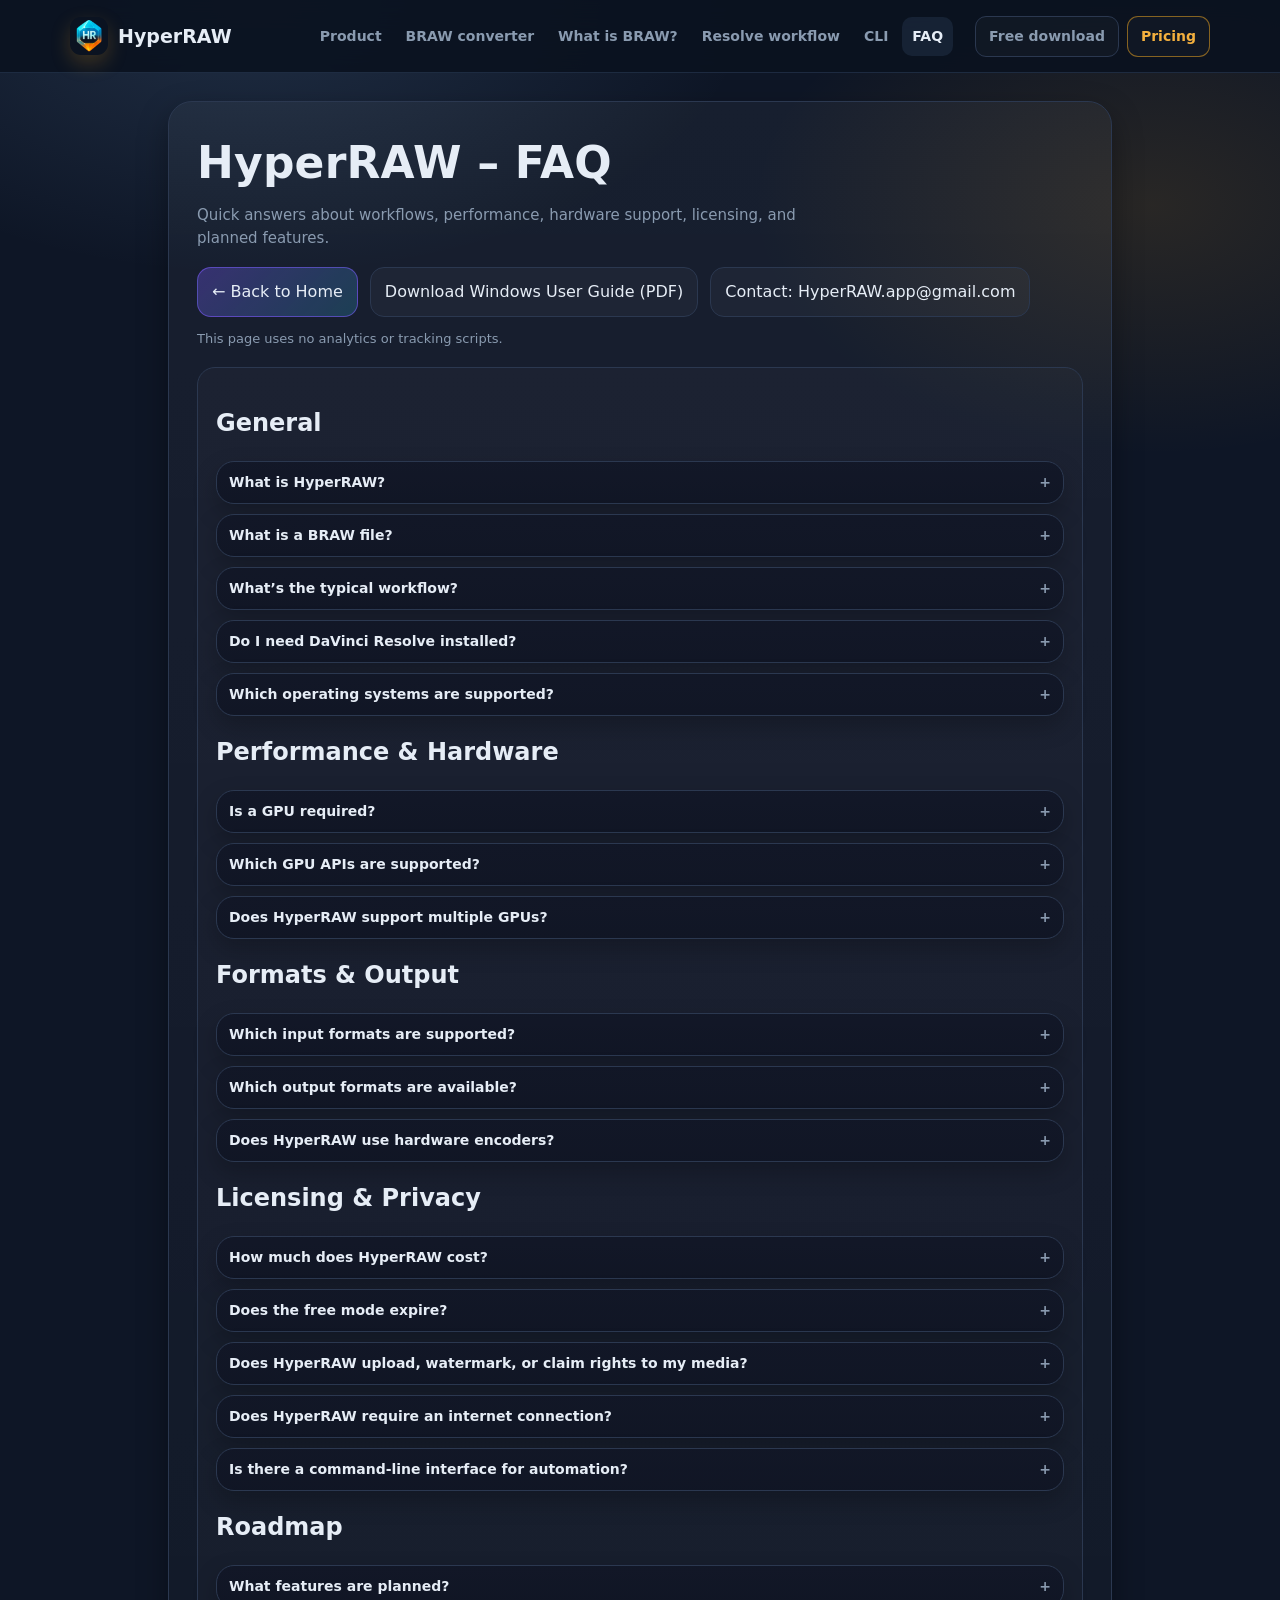
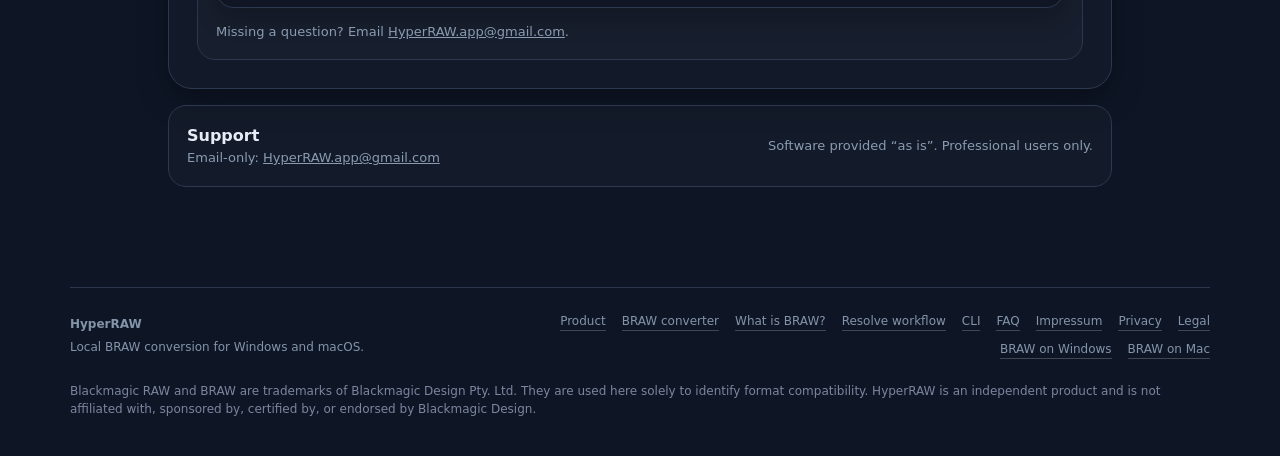
<file: faq.html>
<!doctype html>
<html lang="en">
<head>
  <meta charset="utf-8" />
  <meta name="viewport" content="width=device-width, initial-scale=1" />
  <title>HyperRAW FAQ – BRAW Conversion, Hardware &amp; Licensing</title>
  <meta name="description"
      content="Answers about HyperRAW BRAW conversion, supported hardware, output formats, free mode, licensing, privacy, troubleshooting, and planned features.">
  <meta name="author" content="HyperRAW">
  <meta name="robots" content="index,follow">
  <link rel="canonical" href="https://louis-0hrs.github.io/HyperRAW/faq.html">
  <meta property="og:site_name" content="HyperRAW">
  <meta property="og:type" content="website">
  <meta property="og:locale" content="en_US">
  <meta property="og:title" content="HyperRAW FAQ – BRAW Conversion, Hardware &amp; Licensing">
  <meta property="og:description" content="Answers about BRAW conversion, hardware, output formats, free mode, licensing, privacy, and troubleshooting.">
  <meta property="og:url" content="https://louis-0hrs.github.io/HyperRAW/faq.html">
  <meta property="og:image" content="https://louis-0hrs.github.io/HyperRAW/og-hyperraw.png">
  <meta property="og:image:width" content="1200">
  <meta property="og:image:height" content="630">
  <meta property="og:image:alt" content="HyperRAW – From BRAW to delivery-ready files.">
  <meta name="twitter:card" content="summary_large_image">
  <meta name="twitter:title" content="HyperRAW FAQ – BRAW Conversion, Hardware &amp; Licensing">
  <meta name="twitter:description" content="Answers about BRAW conversion, hardware, output formats, free mode, licensing, privacy, and troubleshooting.">
  <meta name="twitter:image" content="https://louis-0hrs.github.io/HyperRAW/og-hyperraw.png">
  <!-- Favicon -->
  <link rel="icon" type="image/png" href="HyperRAWlogo.png">
  <link rel="apple-touch-icon" href="HyperRAWlogo.png">
  <style>

    :root{
      --bg:#0b0d12;
      --panel:#111626;
      --panel2:#0f1423;
      --text:#e8ecff;
      --muted:#a9b2d6;
      --line:rgba(255,255,255,.10);
      --accent:#7c5cff;
      --accent2:#37d6ff;
      --shadow:0 12px 30px rgba(0,0,0,.35);
      --r:18px;
      --max:980px;
    }
    *{box-sizing:border-box}
    body{
      margin:0;
      font-family: ui-sans-serif, system-ui, -apple-system, Segoe UI, Roboto, Arial, "Apple Color Emoji","Segoe UI Emoji";
      background:
        radial-gradient(900px 500px at 20% 0%, rgba(127,176,230,.16), transparent 55%),
        radial-gradient(800px 500px at 90% 10%, rgba(232,160,32,.12), transparent 50%),
        var(--bg);
      color:var(--text);
      line-height:1.5;
    }
    a{color:inherit}
    .wrap{max-width:var(--max); margin:0 auto; padding:28px 18px 54px}
    .topbar{
      display:flex; align-items:center; justify-content:space-between;
      padding:10px 2px 28px;
    }
    .brand{
      display:flex; align-items:center; gap:10px; text-decoration:none;
    }
    .logo{
      width:34px; height:34px; border-radius:12px;
      background: linear-gradient(135deg, rgba(124,92,255,.95), rgba(55,214,255,.85));
      box-shadow: 0 10px 20px rgba(124,92,255,.18);
    }
    .brand b{letter-spacing:.3px}
    .chip{
      font-size:12px; color:var(--muted);
      border:1px solid var(--line);
      padding:6px 10px; border-radius:999px;
      background: rgba(255,255,255,.03);
    }

    .hero{
      padding:28px;
      border:1px solid var(--line);
      background: linear-gradient(180deg, rgba(255,255,255,.04), rgba(255,255,255,.015));
      border-radius: calc(var(--r) + 6px);
      box-shadow: var(--shadow);
    }
    h1{
      margin:0 0 8px;
      font-size: clamp(30px, 4vw, 44px);
      letter-spacing: .2px;
    }
    .sub{
      margin:0 0 18px;
      color:var(--muted);
      font-size: 15px;
      max-width: 68ch;
    }
    .row{
      display:flex; flex-wrap:wrap; gap:12px; margin-top:18px;
      align-items:center;
    }
    .btn{
      display:inline-flex; gap:10px; align-items:center; justify-content:center;
      border-radius: 14px;
      padding: 12px 14px;
      border:1px solid var(--line);
      text-decoration:none;
      background: rgba(255,255,255,.03);
      transition: transform .08s ease, border-color .12s ease, background .12s ease;
      user-select:none;
    }
    .btn:hover{transform: translateY(-1px); border-color: rgba(255,255,255,.18); background: rgba(255,255,255,.05)}
    .btn.primary{
      border-color: rgba(124,92,255,.55);
      background: linear-gradient(135deg, rgba(124,92,255,.32), rgba(55,214,255,.18));
    }
    .btn.primary:hover{border-color: rgba(124,92,255,.80)}
    .btn.disabled{
      opacity:.55;
      cursor:not-allowed;
      pointer-events:none;
    }
    .hint{color:var(--muted); font-size:13px}

    .grid{
      display:grid;
      grid-template-columns: repeat(12, 1fr);
      gap:12px;
      margin-top:14px;
    }
    .card{
      grid-column: span 4;
      padding:16px;
      border-radius: var(--r);
      border:1px solid var(--line);
      background: linear-gradient(180deg, rgba(17,22,38,.85), rgba(15,20,35,.85));
      box-shadow: 0 10px 24px rgba(0,0,0,.28);
      min-height: 110px;
    }
    .card h3{margin:0 0 6px; font-size:14px}
    .card p{margin:0; color:var(--muted); font-size:13px}

    .section{
      margin-top:16px;
      padding:18px;
      border-radius: var(--r);
      border:1px solid var(--line);
      background: rgba(255,255,255,.02);
    }
    .meta{
      display:flex; flex-wrap:wrap; gap:10px; align-items:center; justify-content:space-between;
    }
    .small{font-size:13px; color:var(--muted)}
    .mono{font-family: ui-monospace, SFMono-Regular, Menlo, Monaco, Consolas, "Liberation Mono", "Courier New", monospace}

    footer{
      margin-top:18px;
      color:var(--muted);
      font-size:12px;
      opacity:.95;
      display:flex; flex-wrap:wrap; gap:10px; align-items:center; justify-content:space-between;
      padding: 0 6px;
    }
    footer a{
      text-decoration:none;
      border-bottom:1px solid rgba(255,255,255,.22);
    }
    footer a:hover{
      border-bottom-color: rgba(255,255,255,.45);
    }

    @media (max-width: 820px){
      .card{grid-column: span 12;}
      .hero{padding:20px}
    }
  

    /* FAQ (details/summary accordion) */
    details.faq{
      border:1px solid var(--line);
      border-radius: var(--r);
      background: linear-gradient(180deg, rgba(17,22,38,.85), rgba(15,20,35,.85));
      box-shadow: 0 10px 24px rgba(0,0,0,.22);
      padding: 10px 12px;
      margin: 10px 0;
    }
    details.faq[open]{border-color: rgba(255,255,255,.16);}
    details.faq summary{
      cursor:pointer;
      list-style:none;
      font-weight:600;
      font-size:14px;
      outline:none;
      user-select:none;
    }
    details.faq summary::-webkit-details-marker{display:none;}
    details.faq summary:after{
      content:"+";
      float:right;
      color: var(--muted);
      font-weight:700;
    }
    details.faq[open] summary:after{content:"–";}
    .faq-content{
      margin-top:8px;
      color: var(--muted);
      font-size:13px;
    }
    .faq-content ul{margin:8px 0 0 18px; padding:0;}
    .faq-content li{margin:6px 0;}


  </style>
  <link rel="stylesheet" href="hyperraw.css?v=20261105c">
  <script type="application/ld+json">
  {
    "@context": "https://schema.org",
    "@graph": [
      {
        "@type": "WebPage",
        "@id": "https://louis-0hrs.github.io/HyperRAW/faq.html#webpage",
        "url": "https://louis-0hrs.github.io/HyperRAW/faq.html",
        "name": "HyperRAW FAQ – BRAW Conversion, Hardware & Licensing",
        "description": "Answers about HyperRAW BRAW conversion, supported hardware, output formats, free mode, licensing, privacy, and troubleshooting.",
        "isPartOf": {"@id": "https://louis-0hrs.github.io/HyperRAW/#website"}
      },
      {
        "@type": "BreadcrumbList",
        "itemListElement": [
          {"@type": "ListItem", "position": 1, "name": "HyperRAW", "item": "https://louis-0hrs.github.io/HyperRAW/"},
          {"@type": "ListItem", "position": 2, "name": "FAQ", "item": "https://louis-0hrs.github.io/HyperRAW/faq.html"}
        ]
      }
    ]
  }
  </script>
</head>

<body>
  <header class="site-header">
    <div class="site-nav-shell">
      <a class="site-brand" href="index.html" aria-label="HyperRAW home"><img src="HyperRAWlogo.png" alt="">HyperRAW</a>
      <nav class="site-nav-links" aria-label="Primary navigation"><a href="index.html">Product</a><a href="braw-to-mp4.html">BRAW converter</a><a href="what-is-a-braw-file.html">What is BRAW?</a><a href="hyperraw-and-davinci-resolve.html">Resolve workflow</a><a href="cli.html">CLI</a><a href="faq.html" aria-current="page">FAQ</a></nav>
      <div class="site-nav-actions"><a href="index.html#downloads">Free download</a><a href="index.html#license">Pricing</a></div>
      <details class="site-mobile-menu"><summary>Menu</summary><nav class="site-mobile-links" aria-label="Mobile navigation"><a href="index.html">Product</a><a href="braw-to-mp4.html">BRAW converter</a><a href="what-is-a-braw-file.html">What is BRAW?</a><a href="hyperraw-and-davinci-resolve.html">Resolve workflow</a><a href="cli.html">CLI &amp; automation</a><a href="faq.html" aria-current="page">FAQ</a><a href="index.html#downloads">Free download</a><a href="index.html#license">Pricing</a></nav></details>
    </div>
  </header>
  <div class="wrap">
    <div class="hero">
      <h1>HyperRAW – FAQ</h1>
      <p class="sub">
        Quick answers about workflows, performance, hardware support, licensing, and planned features.
      </p>

      <div class="row">
        <a class="btn primary" href="index.html">← Back to Home</a>
        <a class="btn" href="https://github.com/louis-0hrs/HyperRAW/releases/download/v2026.11.0/HyperRAW_2026_User_Guide_EN.pdf">Download Windows User Guide (PDF)</a>
        <a class="btn" href="mailto:HyperRAW.app@gmail.com">Contact: HyperRAW.app@gmail.com</a>
        <span class="hint">This page uses no analytics or tracking scripts.</span>
      </div>

      <section id="faq" class="section" style="margin-top:18px">
        <h2>General</h2>

        <details class="faq">
          <summary>What is HyperRAW?</summary>
          <div class="faq-content">
            HyperRAW is a standalone, high-performance batch converter for Blackmagic RAW (BRAW) files.
            It focuses on fast, reliable conversion into common production formats without requiring a full editing suite.
          </div>
        </details>

        <details class="faq">
          <summary>What is a BRAW file?</summary>
          <div class="faq-content">
            A <span class="mono">.braw</span> file is a Blackmagic RAW camera-media file. It stores encoded image data together with
            camera and lens metadata used during decoding and post-production. Read the sourced overview:
            <a href="what-is-a-braw-file.html">What is a BRAW file?</a>
          </div>
        </details>

        <details class="faq">
          <summary>What’s the typical workflow?</summary>
          <div class="faq-content">
            Drag &amp; drop one or multiple <span class="mono">.braw</span> files or folders, choose an output codec and settings,
            then export the ready files in one batch. No timelines, projects, or manual relinking are required.
          </div>
        </details>

        <details class="faq">
          <summary>Do I need DaVinci Resolve installed?</summary>
          <div class="faq-content">
            No. HyperRAW uses the Blackmagic RAW SDK directly and works independently of DaVinci Resolve. Resolve remains
            the more appropriate tool for native BRAW editing, grading, visual effects, audio post-production, and finishing.
            See <a href="hyperraw-and-davinci-resolve.html">how HyperRAW and Resolve fit into the same workflow</a>.
          </div>
        </details>

        <details class="faq">
          <summary>Which operating systems are supported?</summary>
          <div class="faq-content">
            HyperRAW is available for Windows 10/11 x64 and Apple silicon Macs (arm64) running macOS 13 or later.
            Intel Macs are not supported by the current Mac release. Linux is planned.
            <a href="index.html#downloads">Choose your download</a>.
            See the setup guides for <a href="braw-converter-windows.html">Windows BRAW conversion</a> and <a href="braw-converter-mac.html">Mac BRAW conversion</a>.
          </div>
        </details>

        <h2 style="margin-top:18px">Performance &amp; Hardware</h2>

        <details class="faq">
          <summary>Is a GPU required?</summary>
          <div class="faq-content">
            No. HyperRAW also runs on CPU-only systems. A compatible GPU can accelerate decoding and processing,
            especially at higher resolutions, but CPU conversion remains available as a fallback.
          </div>
        </details>

        <details class="faq">
          <summary>Which GPU APIs are supported?</summary>
          <div class="faq-content">
            <ul>
              <li><b>CUDA:</b> available for NVIDIA GPUs</li>
              <li><b>OpenCL:</b> available for compatible AMD, Intel, and NVIDIA GPUs</li>
              <li><b>Metal:</b> available on Apple silicon Macs</li>
              <li><b>CPU:</b> available when no suitable GPU is present or selected</li>
            </ul>
            HyperRAW detects the available backends and lets you use Auto or select a compatible processing device.
          </div>
        </details>

        <details class="faq">
          <summary>Does HyperRAW support multiple GPUs?</summary>
          <div class="faq-content">
            HyperRAW detects available CUDA, OpenCL, Metal, and CPU backends depending on the platform. Use Auto for hardware detection or select a compatible backend
            and device explicitly. Available options and performance depend on your hardware, drivers, and selected export settings.
          </div>
        </details>

        <h2 style="margin-top:18px">Formats &amp; Output</h2>

        <details class="faq">
          <summary>Which input formats are supported?</summary>
          <div class="faq-content">
            Currently: Blackmagic RAW (<span class="mono">.braw</span>).
          </div>
        </details>

        <details class="faq">
          <summary>Which output formats are available?</summary>
          <div class="faq-content">
            HyperRAW supports H.264, H.265 (HEVC), AV1, VP9, ProRes-compatible, CineForm-compatible, and FFV1 video output.
            It also supports JPEG, PNG, TIFF, JPEG-XR, OpenEXR, DPX, and Linear-DNG image sequences, plus WAV audio extraction.
            macOS also offers native Apple ProRes separately from FFmpeg software ProRes. The available encoder options depend on your system and installed components.
          </div>
        </details>

        <details class="faq">
          <summary>Does HyperRAW use hardware encoders?</summary>
          <div class="faq-content">
            Where applicable, HyperRAW can use system-available encoders. Availability depends on your OS, driver stack, and installed components.
          </div>
        </details>

        <h2 style="margin-top:18px">Licensing &amp; Privacy</h2>

        <details class="faq">
          <summary>How much does HyperRAW cost?</summary>
          <div class="faq-content">
            Gumroad displays the current license price and acts as merchant of record for the purchase. Gumroad calculates any
            location-dependent VAT or sales tax and shows the final total before payment. The free mode on Windows and macOS never expires:
            every application start includes two successful UHD exports without a watermark.
          </div>
        </details>

        <details class="faq">
          <summary>Does the free mode expire?</summary>
          <div class="faq-content">
            No. The free mode has no expiry date and does not require an account. Every time you start HyperRAW, you receive
            two successful UHD exports without a watermark.
          </div>
        </details>

        <details class="faq">
          <summary>Does HyperRAW upload, watermark, or claim rights to my media?</summary>
          <div class="faq-content">
            Processing happens locally. HyperRAW does not upload your footage or claim rights to your input or output files.
            The free mode produces UHD output without a watermark; larger free exports receive a watermark.
          </div>
        </details>

        <details class="faq">
          <summary>Does HyperRAW require an internet connection?</summary>
          <div class="faq-content">
            Online access is required to activate a Gumroad license. During the first weeks after activation, HyperRAW
            also connects periodically to Gumroad to verify the license key and refund status. Media conversion itself
            runs locally.
          </div>
        </details>

        <details class="faq">
          <summary>Is there a command-line interface for automation?</summary>
          <div class="faq-content">
            Yes. Windows includes <span class="mono">bin\hyperraw_cli.exe</span>, and the Mac app includes
            <span class="mono">Contents/MacOS/hyperraw_cli</span>. Use them for scripts, scheduled jobs,
            server-side processing, and agentic media workflows. See the <a href="cli.html">CLI &amp; automation page</a> for examples.
          </div>
        </details>

        <h2 style="margin-top:18px">Roadmap</h2>

        <details class="faq">
          <summary>What features are planned?</summary>
          <div class="faq-content">
            Planned: Linux support, additional output options, and ongoing performance improvements.
            Exact timelines are not fixed.
          </div>
        </details>

        <div class="small" style="margin-top:14px">
          Missing a question? Email <a href="mailto:HyperRAW.app@gmail.com">HyperRAW.app@gmail.com</a>.
        </div>
      </section>
    </div>

    <div class="section">
      <div class="meta">
        <div>
          <div><b>Support</b></div>
          <div class="small">Email-only: <a href="mailto:HyperRAW.app@gmail.com">HyperRAW.app@gmail.com</a></div>
        </div>
        <div class="small">
          Software provided “as is”. Professional users only.
        </div>
      </div>
    </div>

  </div>
  <footer class="site-footer">
    <div><strong>HyperRAW</strong><p>Local BRAW conversion for Windows and macOS.</p></div>
    <nav class="site-footer-links" aria-label="Footer navigation"><a href="index.html">Product</a><a href="braw-to-mp4.html">BRAW converter</a><a href="what-is-a-braw-file.html">What is BRAW?</a><a href="hyperraw-and-davinci-resolve.html">Resolve workflow</a><a href="cli.html">CLI</a><a href="faq.html">FAQ</a><a href="impressum.html">Impressum</a><a href="privacy.html">Privacy</a><a href="legal.html">Legal</a><a href="braw-converter-windows.html">BRAW on Windows</a><a href="braw-converter-mac.html">BRAW on Mac</a></nav>
    <p class="site-footer-legal">Blackmagic RAW and BRAW are trademarks of Blackmagic Design Pty. Ltd. They are used here solely to identify format compatibility. HyperRAW is an independent product and is not affiliated with, sponsored by, certified by, or endorsed by Blackmagic Design.</p>
  </footer>
</body>
</html>
</file>
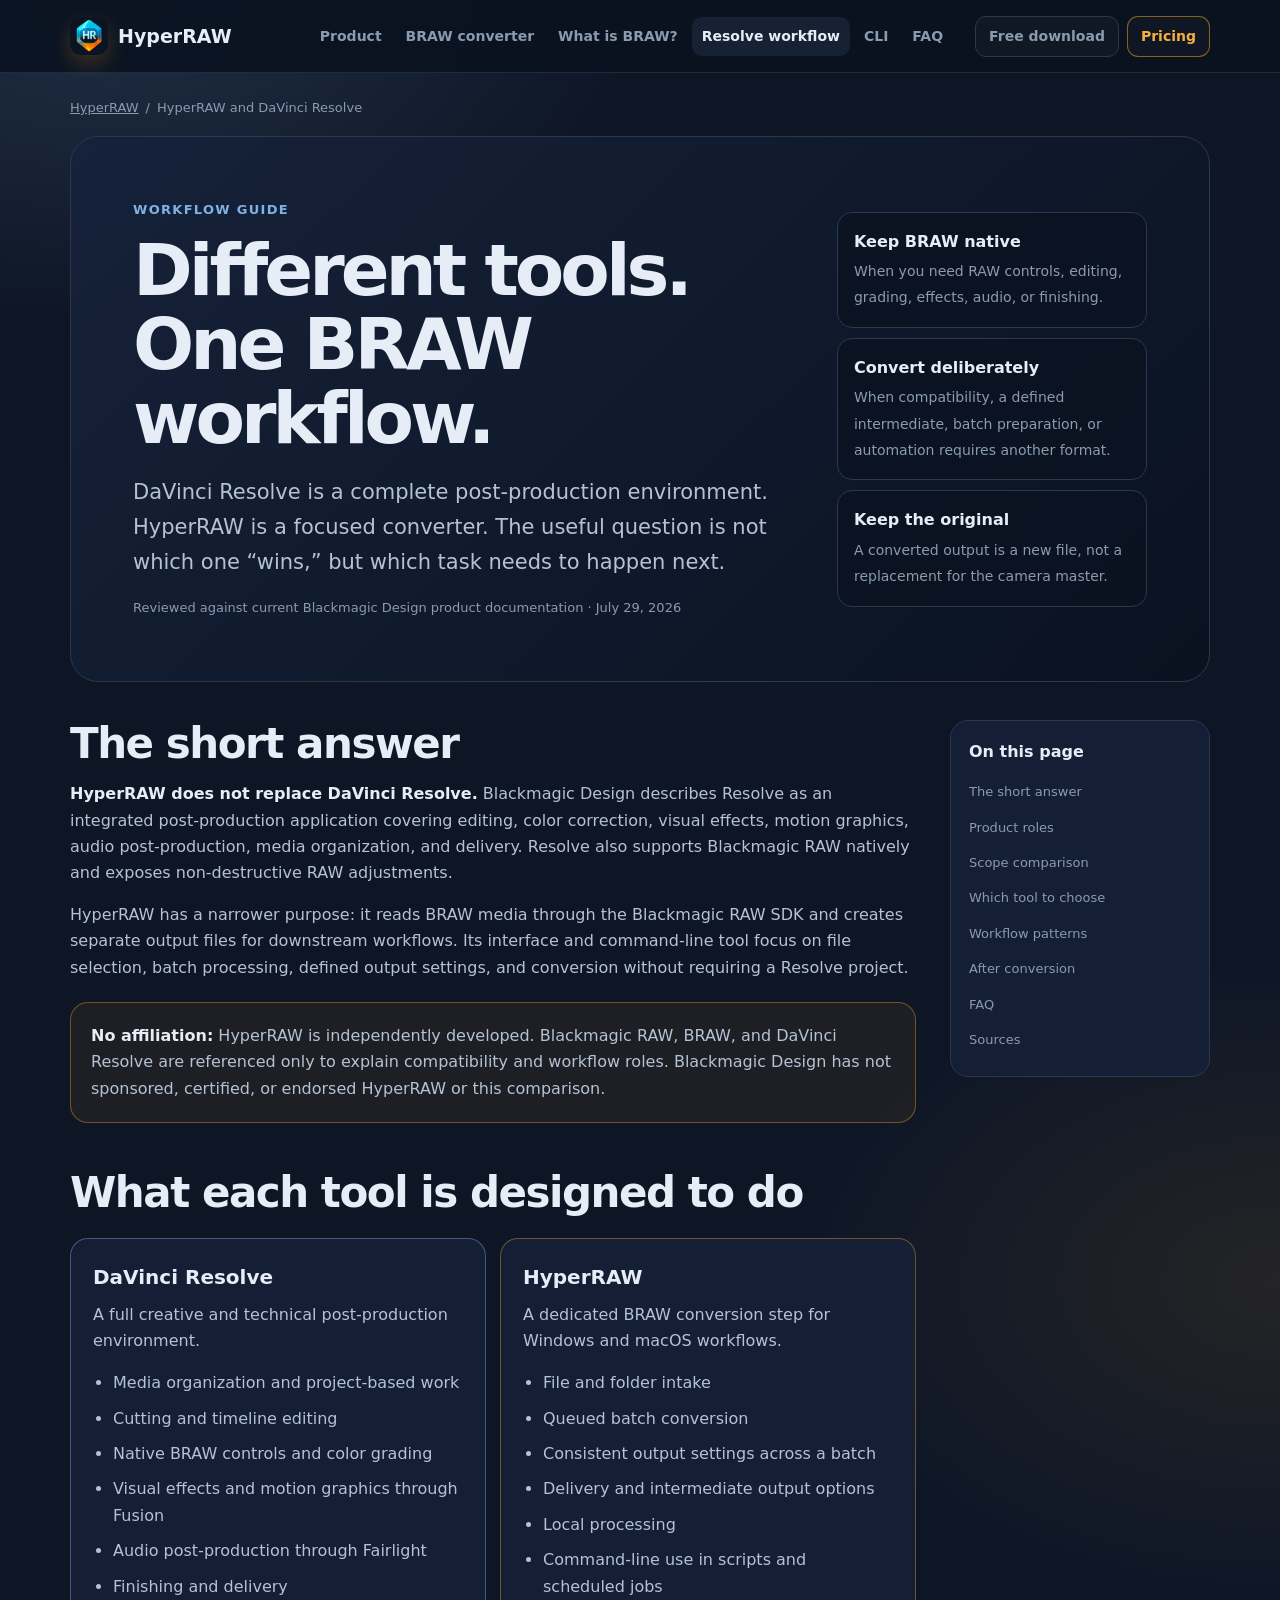
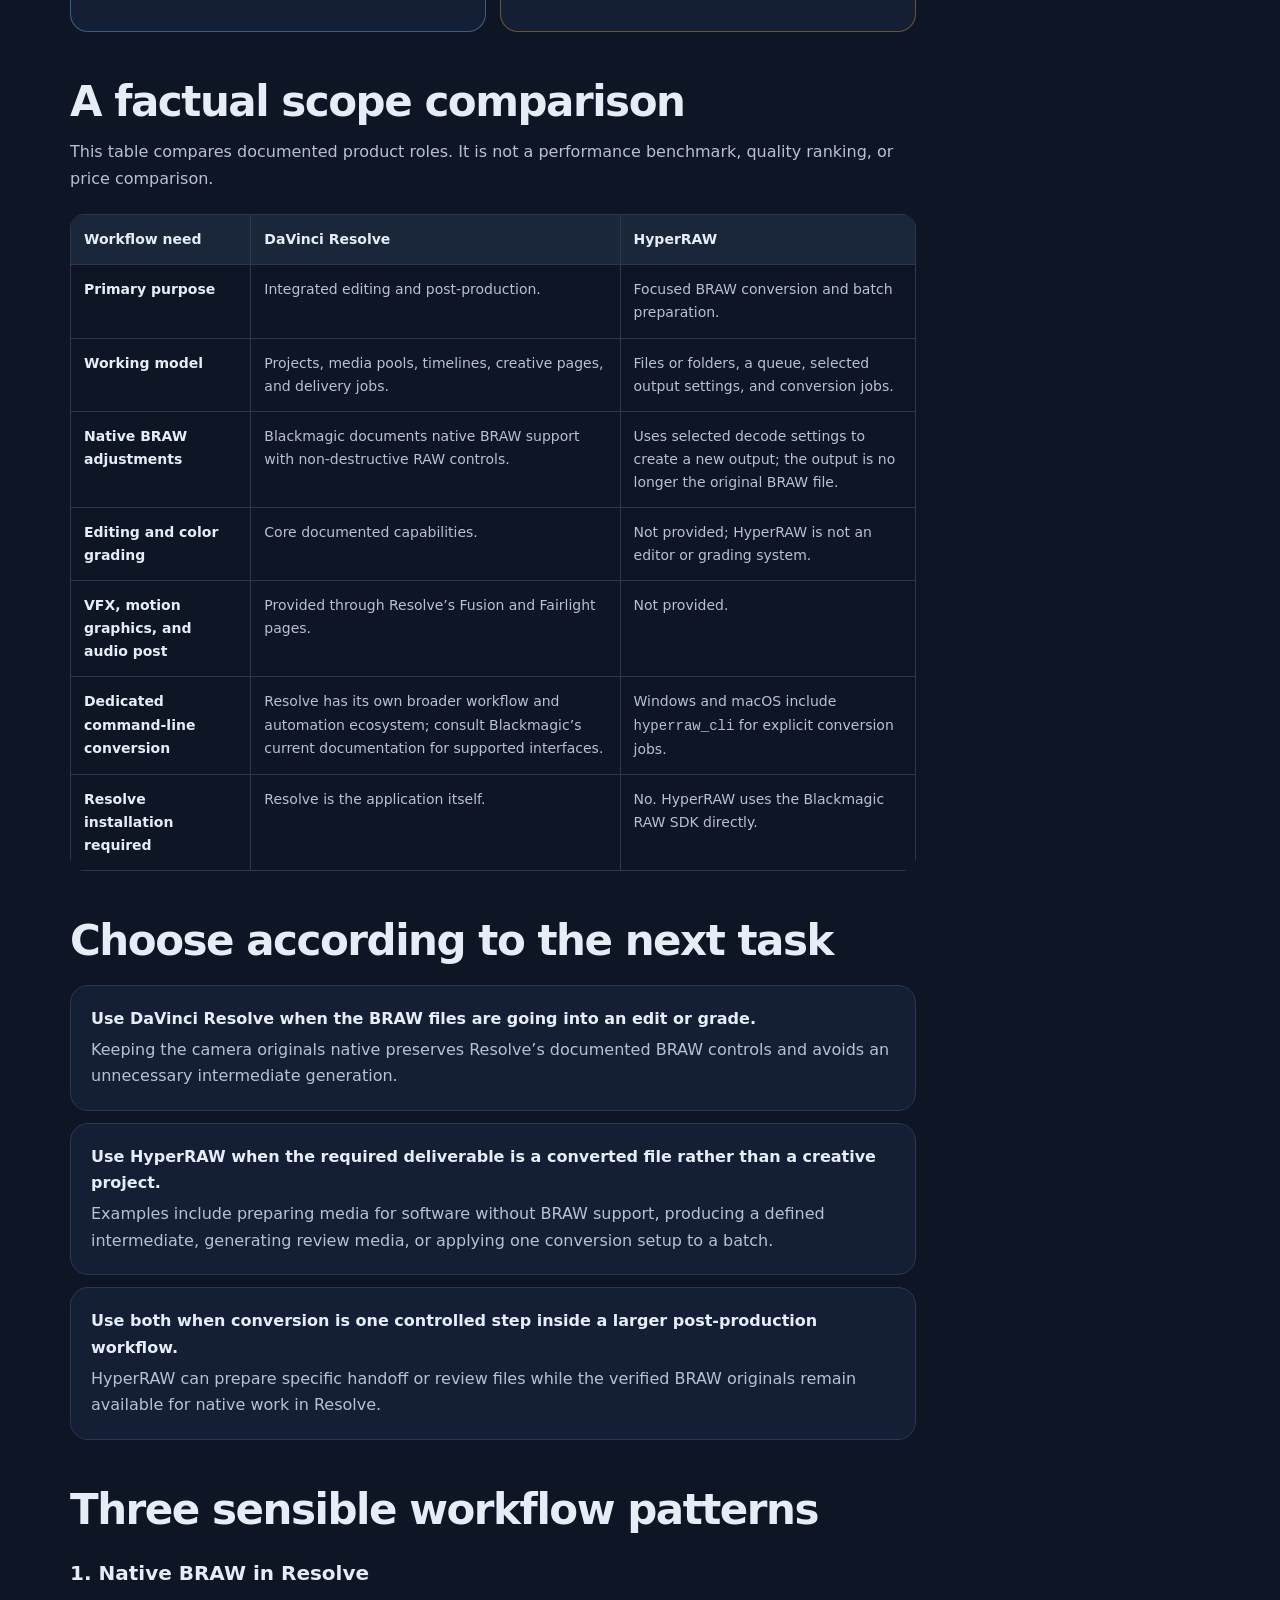
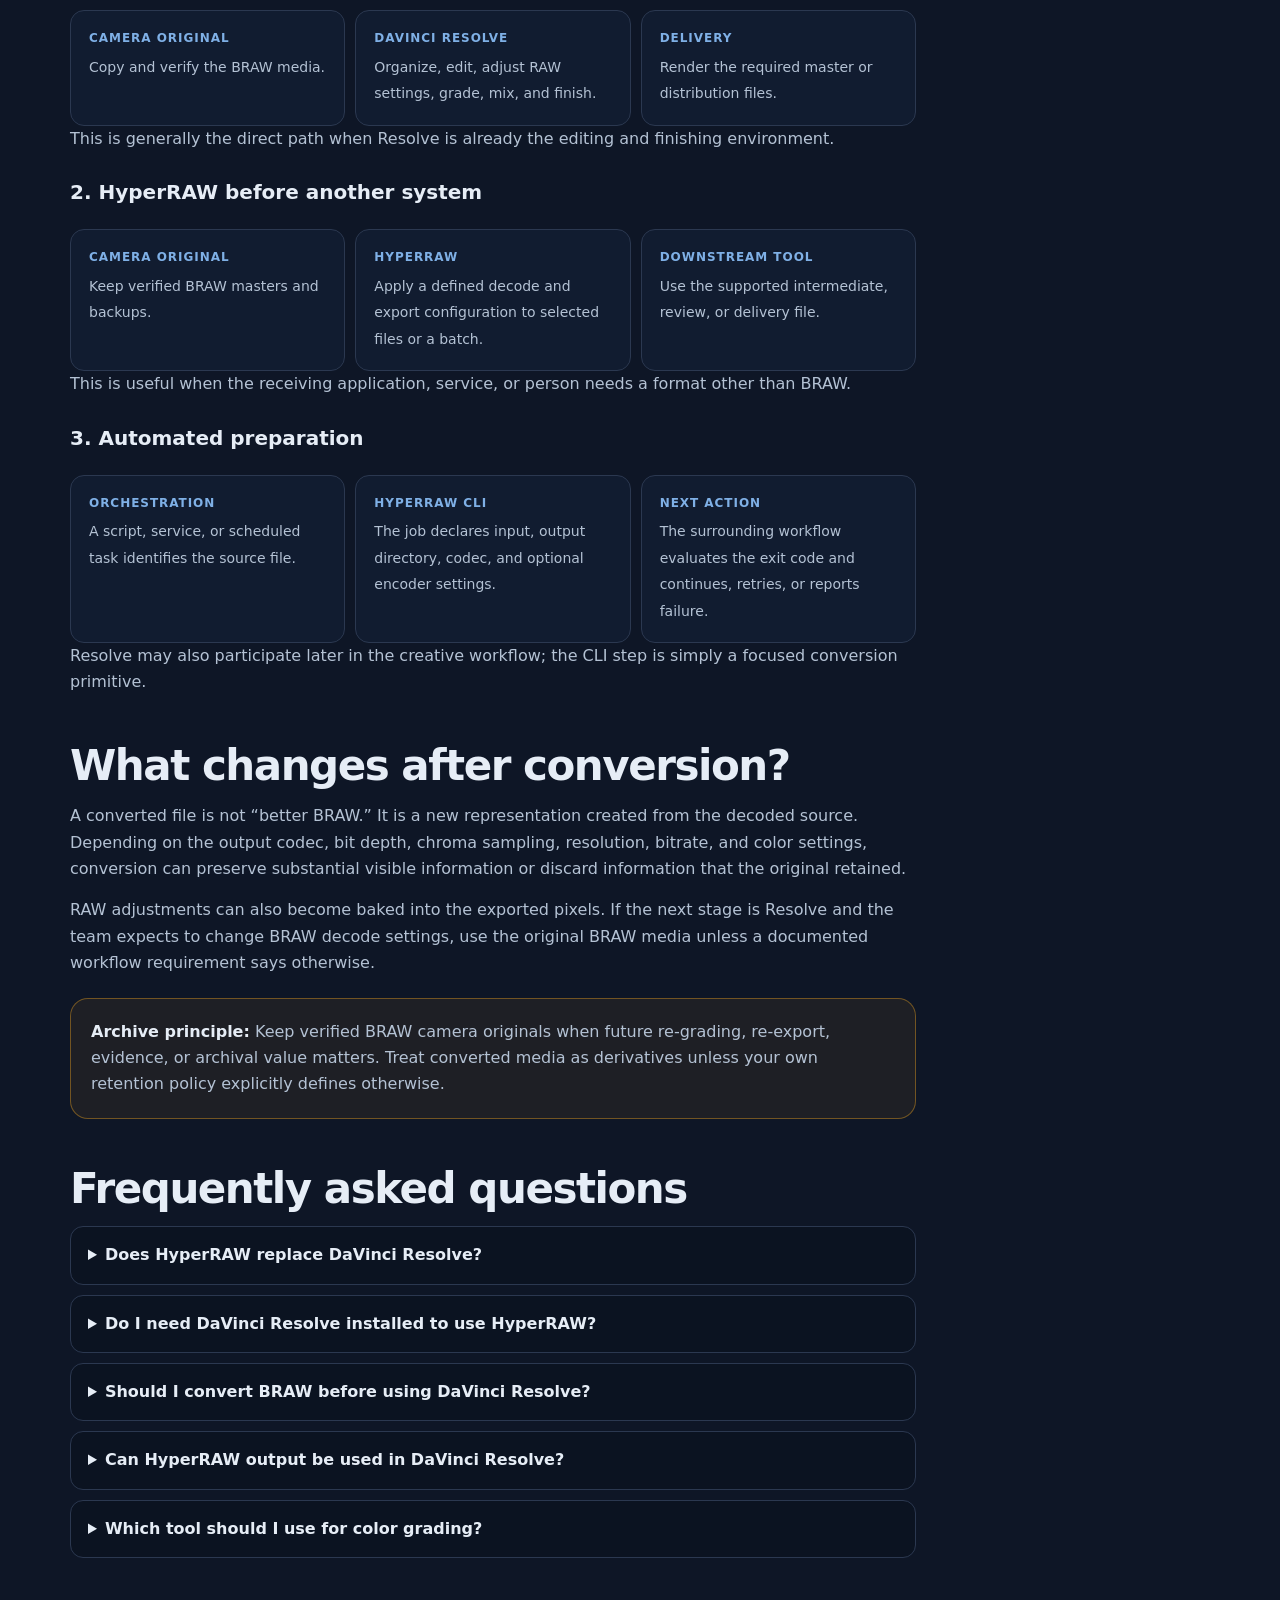
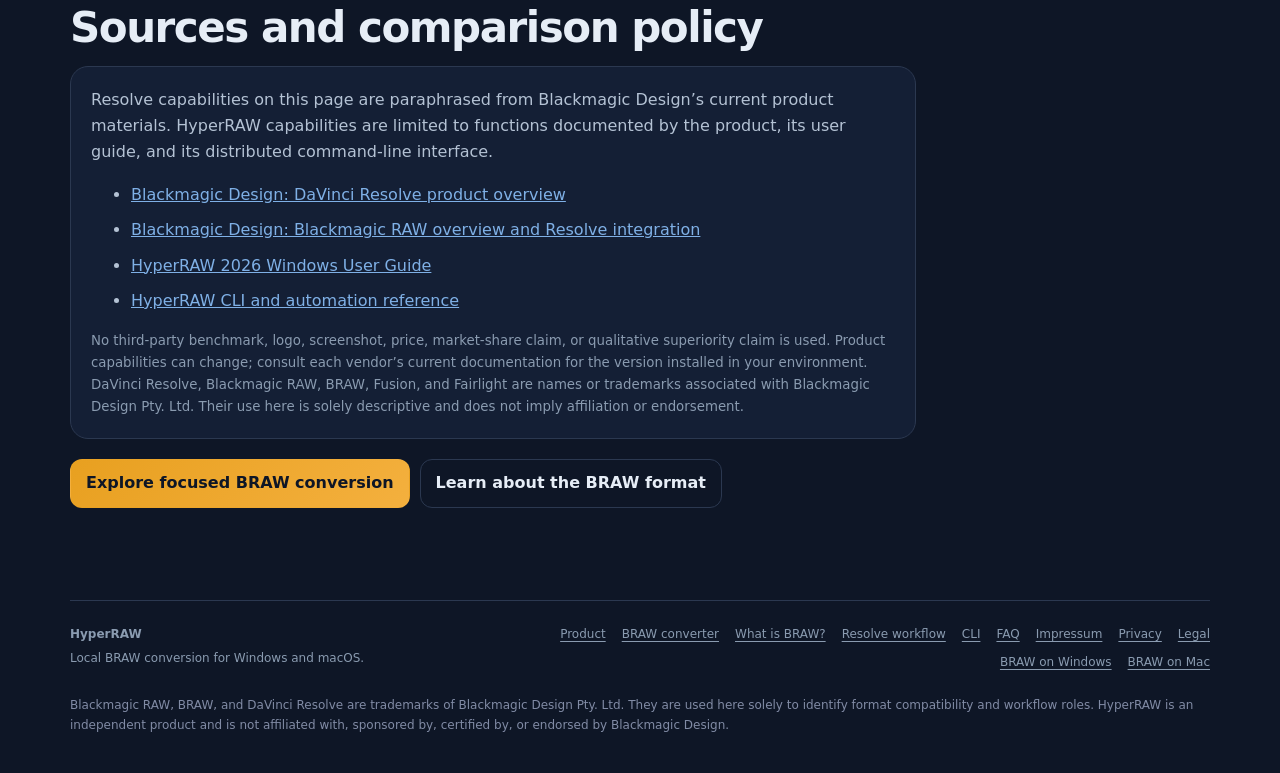
<file: hyperraw-and-davinci-resolve.html>
<!doctype html>
<html lang="en">
<head>
  <meta charset="utf-8">
  <meta name="viewport" content="width=device-width, initial-scale=1">
  <title>HyperRAW and DaVinci Resolve: How They Work Together</title>
  <meta name="description" content="Learn when to keep BRAW native in DaVinci Resolve, when focused conversion with HyperRAW is useful, and how both tools can fit into one media workflow.">
  <meta name="robots" content="index,follow">
  <link rel="canonical" href="https://louis-0hrs.github.io/HyperRAW/hyperraw-and-davinci-resolve.html">
  <meta property="og:type" content="article">
  <meta property="og:site_name" content="HyperRAW">
  <meta property="og:locale" content="en_US">
  <meta property="og:title" content="HyperRAW and DaVinci Resolve: Different Tools, One Workflow">
  <meta property="og:description" content="A neutral, sourced guide to native BRAW post-production, dedicated conversion, and choosing the right tool for each stage.">
  <meta property="og:url" content="https://louis-0hrs.github.io/HyperRAW/hyperraw-and-davinci-resolve.html">
  <meta property="og:image" content="https://louis-0hrs.github.io/HyperRAW/og-hyperraw.png">
  <meta property="og:image:width" content="1200">
  <meta property="og:image:height" content="630">
  <meta property="og:image:alt" content="HyperRAW – From BRAW to delivery-ready files.">
  <meta name="twitter:card" content="summary_large_image">
  <meta name="twitter:title" content="HyperRAW and DaVinci Resolve: Different Tools, One Workflow">
  <meta name="twitter:description" content="Learn when to keep BRAW native in Resolve and when focused conversion can complement the workflow.">
  <meta name="twitter:image" content="https://louis-0hrs.github.io/HyperRAW/og-hyperraw.png">
  <link rel="icon" type="image/png" href="HyperRAWlogo.png">
  <link rel="apple-touch-icon" href="HyperRAWlogo.png">
  <link rel="stylesheet" href="hyperraw.css?v=20261105c">
  <style>
    * { box-sizing: border-box; }
    html { scroll-behavior: smooth; }
    body {
      margin: 0;
      color: var(--text);
      font-family: ui-sans-serif, system-ui, -apple-system, "Segoe UI", Roboto, Arial, sans-serif;
      line-height: 1.65;
      background:
        radial-gradient(840px 500px at 8% 0%, rgba(127,176,230,.16), transparent 64%),
        radial-gradient(760px 500px at 100% 23%, rgba(232,160,32,.1), transparent 64%),
        var(--bg);
    }
    a { color: var(--accent2); }
    .page-wrap { width: min(calc(100% - 36px), 1140px); margin: 0 auto; }
    .breadcrumbs { display: flex; flex-wrap: wrap; gap: 7px; padding-top: 24px; color: var(--muted); font-size: 13px; }
    .breadcrumbs a { color: var(--muted); }
    .workflow-hero {
      display: grid;
      grid-template-columns: minmax(0, 1.35fr) minmax(260px, .65fr);
      gap: clamp(25px, 5vw, 60px);
      align-items: center;
      margin-top: 18px;
      padding: clamp(28px, 5vw, 62px);
      border: 1px solid var(--line);
      border-radius: 28px;
      background: linear-gradient(135deg, rgba(22,34,58,.96), rgba(10,18,32,.96));
    }
    .eyebrow { margin: 0 0 12px; color: var(--accent2); font-size: 13px; font-weight: 800; letter-spacing: .1em; text-transform: uppercase; }
    h1 { max-width: 16ch; margin: 0; font-size: clamp(39px, 6vw, 72px); line-height: 1.03; letter-spacing: -.055em; }
    .dek { max-width: 720px; margin: 20px 0 0; color: #b4c2d4; font-size: clamp(17px, 2vw, 21px); }
    .reviewed { margin: 18px 0 0; color: var(--muted); font-size: 13px; }
    .hero-principle { display: grid; gap: 10px; }
    .principle {
      padding: 16px;
      border: 1px solid var(--line);
      border-radius: 15px;
      background: rgba(10,18,32,.7);
    }
    .principle b { display: block; margin-bottom: 3px; color: var(--text); }
    .principle span { color: var(--muted); font-size: 14px; }
    .article-grid { display: grid; grid-template-columns: minmax(0, 1fr) 260px; gap: 34px; align-items: start; margin-top: 38px; }
    .article { min-width: 0; }
    .article section { scroll-margin-top: 92px; margin: 0 0 46px; }
    .article h2 { margin: 0 0 14px; font-size: clamp(28px, 3.5vw, 42px); line-height: 1.13; letter-spacing: -.035em; }
    .article h3 { margin: 24px 0 8px; font-size: 20px; }
    .article p { margin: 0 0 15px; color: #b4c2d4; }
    .article li { margin-bottom: 9px; color: #b4c2d4; }
    .article strong { color: var(--text); }
    .role-grid { display: grid; grid-template-columns: repeat(2, minmax(0, 1fr)); gap: 14px; margin-top: 21px; }
    .role-card,
    .decision-card,
    .note-card,
    .source-card,
    .toc {
      border: 1px solid var(--line);
      border-radius: 18px;
      background: rgba(22,34,58,.78);
    }
    .role-card { padding: 22px; }
    .role-card h3 { margin-top: 0; }
    .role-card ul { margin-bottom: 0; padding-left: 20px; }
    .role-card.resolve { border-color: rgba(127,176,230,.42); }
    .role-card.hyperraw { border-color: rgba(232,160,32,.42); }
    .comparison { display: block; width: 100%; margin: 22px 0; overflow-x: auto; border-radius: 14px; }
    .comparison table { width: 100%; min-width: 680px; border-collapse: collapse; font-size: 14px; }
    .comparison th, .comparison td { padding: 13px; border: 1px solid var(--line); text-align: left; vertical-align: top; }
    .comparison th { color: var(--text); background: rgba(127,176,230,.1); }
    .comparison td { color: #b4c2d4; }
    .comparison td:first-child { color: var(--text); font-weight: 750; }
    .decision-list { display: grid; gap: 12px; margin-top: 20px; }
    .decision-card { padding: 20px; }
    .decision-card b { display: block; margin-bottom: 5px; }
    .decision-card p { margin: 0; }
    .flow { display: grid; grid-template-columns: repeat(3, 1fr); gap: 10px; margin-top: 20px; }
    .flow-step { position: relative; padding: 18px; border: 1px solid var(--line); border-radius: 14px; background: #111c30; }
    .flow-step b { display: block; margin-bottom: 5px; color: var(--accent2); font-size: 12px; letter-spacing: .08em; text-transform: uppercase; }
    .flow-step span { color: #b4c2d4; font-size: 14px; }
    .note-card { margin: 21px 0; padding: 20px; border-color: rgba(232,160,32,.42); background: rgba(232,160,32,.07); }
    .note-card p:last-child { margin-bottom: 0; }
    .toc { position: sticky; top: 94px; padding: 18px; }
    .toc strong { display: block; margin-bottom: 9px; }
    .toc a { display: block; padding: 7px 0; color: var(--muted); font-size: 13px; text-decoration: none; }
    .toc a:hover { color: var(--text); }
    .article-cta { display: flex; flex-wrap: wrap; gap: 10px; margin-top: 20px; }
    .article-button { display: inline-flex; min-height: 46px; align-items: center; justify-content: center; padding: 10px 15px; border: 1px solid var(--line); border-radius: 12px; color: var(--text); font-weight: 750; text-decoration: none; }
    .article-button.primary { border-color: transparent; background: linear-gradient(135deg, #e8a020, #f4b03e); color: #0e1626; }
    .faq-list { display: grid; gap: 10px; }
    .faq-list details { border: 1px solid var(--line); border-radius: 13px; background: rgba(10,18,32,.62); }
    .faq-list summary { padding: 15px 17px; color: var(--text); cursor: pointer; font-weight: 750; }
    .faq-list details p { padding: 0 17px 17px; }
    .source-card { padding: 20px; }
    .source-card ul { margin-bottom: 0; }
    .source-card small { display: block; margin-top: 16px; color: var(--muted); }
    @media (max-width: 900px) {
      .workflow-hero, .article-grid { grid-template-columns: 1fr; }
      .toc { position: static; grid-row: 1; }
    }
    @media (max-width: 700px) {
      .role-grid, .flow { grid-template-columns: 1fr; }
    }
    @media (max-width: 640px) {
      .page-wrap { width: min(calc(100% - 26px), 1140px); }
      .workflow-hero { border-radius: 21px; }
    }
  </style>
  <script type="application/ld+json">
  {
    "@context": "https://schema.org",
    "@graph": [
      {
        "@type": "Article",
        "headline": "HyperRAW and DaVinci Resolve: Different Tools, One Workflow",
        "description": "A neutral guide to native BRAW post-production in DaVinci Resolve and focused conversion with HyperRAW.",
        "image": "https://louis-0hrs.github.io/HyperRAW/og-hyperraw.png",
        "datePublished": "2026-07-29",
        "dateModified": "2026-11-05",
        "mainEntityOfPage": "https://louis-0hrs.github.io/HyperRAW/hyperraw-and-davinci-resolve.html",
        "author": {"@type": "Organization", "name": "HyperRAW", "url": "https://louis-0hrs.github.io/HyperRAW/"},
        "publisher": {
          "@type": "Organization",
          "name": "HyperRAW",
          "url": "https://louis-0hrs.github.io/HyperRAW/",
          "logo": {"@type": "ImageObject", "url": "https://louis-0hrs.github.io/HyperRAW/HyperRAWlogo.png"}
        }
      },
      {
        "@type": "BreadcrumbList",
        "itemListElement": [
          {"@type": "ListItem", "position": 1, "name": "HyperRAW", "item": "https://louis-0hrs.github.io/HyperRAW/"},
          {"@type": "ListItem", "position": 2, "name": "HyperRAW and DaVinci Resolve", "item": "https://louis-0hrs.github.io/HyperRAW/hyperraw-and-davinci-resolve.html"}
        ]
      }
    ]
  }
  </script>
</head>
<body>
  <header class="site-header">
    <div class="site-nav-shell">
      <a class="site-brand" href="index.html" aria-label="HyperRAW home"><img src="HyperRAWlogo.png" alt="">HyperRAW</a>
      <nav class="site-nav-links" aria-label="Primary navigation">
        <a href="index.html">Product</a>
        <a href="braw-to-mp4.html">BRAW converter</a>
        <a href="what-is-a-braw-file.html">What is BRAW?</a>
        <a href="hyperraw-and-davinci-resolve.html" aria-current="page">Resolve workflow</a>
        <a href="cli.html">CLI</a>
        <a href="faq.html">FAQ</a>
      </nav>
      <div class="site-nav-actions"><a href="index.html#downloads">Free download</a><a href="index.html#license">Pricing</a></div>
      <details class="site-mobile-menu">
        <summary>Menu</summary>
        <nav class="site-mobile-links" aria-label="Mobile navigation">
          <a href="index.html">Product</a>
          <a href="braw-to-mp4.html">BRAW converter</a>
          <a href="what-is-a-braw-file.html">What is BRAW?</a>
          <a href="hyperraw-and-davinci-resolve.html" aria-current="page">Resolve workflow</a>
          <a href="cli.html">CLI &amp; automation</a>
          <a href="faq.html">FAQ</a>
          <a href="index.html#downloads">Free download</a>
          <a href="index.html#license">Pricing</a>
        </nav>
      </details>
    </div>
  </header>

  <main class="page-wrap">
    <nav class="breadcrumbs" aria-label="Breadcrumb"><a href="index.html">HyperRAW</a><span aria-hidden="true">/</span><span>HyperRAW and DaVinci Resolve</span></nav>

    <header class="workflow-hero">
      <div>
        <p class="eyebrow">Workflow guide</p>
        <h1>Different tools. One BRAW workflow.</h1>
        <p class="dek">DaVinci Resolve is a complete post-production environment. HyperRAW is a focused converter. The useful question is not which one “wins,” but which task needs to happen next.</p>
        <p class="reviewed">Reviewed against current Blackmagic Design product documentation · July 29, 2026</p>
      </div>
      <div class="hero-principle" aria-label="Core positioning">
        <div class="principle"><b>Keep BRAW native</b><span>When you need RAW controls, editing, grading, effects, audio, or finishing.</span></div>
        <div class="principle"><b>Convert deliberately</b><span>When compatibility, a defined intermediate, batch preparation, or automation requires another format.</span></div>
        <div class="principle"><b>Keep the original</b><span>A converted output is a new file, not a replacement for the camera master.</span></div>
      </div>
    </header>

    <div class="article-grid">
      <article class="article">
        <section id="short-answer">
          <h2>The short answer</h2>
          <p><strong>HyperRAW does not replace DaVinci Resolve.</strong> Blackmagic Design describes Resolve as an integrated post-production application covering editing, color correction, visual effects, motion graphics, audio post-production, media organization, and delivery. Resolve also supports Blackmagic RAW natively and exposes non-destructive RAW adjustments.</p>
          <p>HyperRAW has a narrower purpose: it reads BRAW media through the Blackmagic RAW SDK and creates separate output files for downstream workflows. Its interface and command-line tool focus on file selection, batch processing, defined output settings, and conversion without requiring a Resolve project.</p>
          <div class="note-card">
            <p><strong>No affiliation:</strong> HyperRAW is independently developed. Blackmagic RAW, BRAW, and DaVinci Resolve are referenced only to explain compatibility and workflow roles. Blackmagic Design has not sponsored, certified, or endorsed HyperRAW or this comparison.</p>
          </div>
        </section>

        <section id="roles">
          <h2>What each tool is designed to do</h2>
          <div class="role-grid">
            <article class="role-card resolve">
              <h3>DaVinci Resolve</h3>
              <p>A full creative and technical post-production environment.</p>
              <ul>
                <li>Media organization and project-based work</li>
                <li>Cutting and timeline editing</li>
                <li>Native BRAW controls and color grading</li>
                <li>Visual effects and motion graphics through Fusion</li>
                <li>Audio post-production through Fairlight</li>
                <li>Finishing and delivery</li>
              </ul>
            </article>
            <article class="role-card hyperraw">
              <h3>HyperRAW</h3>
              <p>A dedicated BRAW conversion step for Windows and macOS workflows.</p>
              <ul>
                <li>File and folder intake</li>
                <li>Queued batch conversion</li>
                <li>Consistent output settings across a batch</li>
                <li>Delivery and intermediate output options</li>
                <li>Local processing</li>
                <li>Command-line use in scripts and scheduled jobs</li>
              </ul>
            </article>
          </div>
        </section>

        <section id="comparison">
          <h2>A factual scope comparison</h2>
          <p>This table compares documented product roles. It is not a performance benchmark, quality ranking, or price comparison.</p>
          <div class="comparison">
            <table>
              <thead><tr><th>Workflow need</th><th>DaVinci Resolve</th><th>HyperRAW</th></tr></thead>
              <tbody>
                <tr><td>Primary purpose</td><td>Integrated editing and post-production.</td><td>Focused BRAW conversion and batch preparation.</td></tr>
                <tr><td>Working model</td><td>Projects, media pools, timelines, creative pages, and delivery jobs.</td><td>Files or folders, a queue, selected output settings, and conversion jobs.</td></tr>
                <tr><td>Native BRAW adjustments</td><td>Blackmagic documents native BRAW support with non-destructive RAW controls.</td><td>Uses selected decode settings to create a new output; the output is no longer the original BRAW file.</td></tr>
                <tr><td>Editing and color grading</td><td>Core documented capabilities.</td><td>Not provided; HyperRAW is not an editor or grading system.</td></tr>
                <tr><td>VFX, motion graphics, and audio post</td><td>Provided through Resolve’s Fusion and Fairlight pages.</td><td>Not provided.</td></tr>
                <tr><td>Dedicated command-line conversion</td><td>Resolve has its own broader workflow and automation ecosystem; consult Blackmagic’s current documentation for supported interfaces.</td><td>Windows and macOS include <code>hyperraw_cli</code> for explicit conversion jobs.</td></tr>
                <tr><td>Resolve installation required</td><td>Resolve is the application itself.</td><td>No. HyperRAW uses the Blackmagic RAW SDK directly.</td></tr>
              </tbody>
            </table>
          </div>
        </section>

        <section id="choose">
          <h2>Choose according to the next task</h2>
          <div class="decision-list">
            <article class="decision-card">
              <b>Use DaVinci Resolve when the BRAW files are going into an edit or grade.</b>
              <p>Keeping the camera originals native preserves Resolve’s documented BRAW controls and avoids an unnecessary intermediate generation.</p>
            </article>
            <article class="decision-card">
              <b>Use HyperRAW when the required deliverable is a converted file rather than a creative project.</b>
              <p>Examples include preparing media for software without BRAW support, producing a defined intermediate, generating review media, or applying one conversion setup to a batch.</p>
            </article>
            <article class="decision-card">
              <b>Use both when conversion is one controlled step inside a larger post-production workflow.</b>
              <p>HyperRAW can prepare specific handoff or review files while the verified BRAW originals remain available for native work in Resolve.</p>
            </article>
          </div>
        </section>

        <section id="workflows">
          <h2>Three sensible workflow patterns</h2>

          <h3>1. Native BRAW in Resolve</h3>
          <div class="flow" aria-label="Native Resolve workflow">
            <div class="flow-step"><b>Camera original</b><span>Copy and verify the BRAW media.</span></div>
            <div class="flow-step"><b>DaVinci Resolve</b><span>Organize, edit, adjust RAW settings, grade, mix, and finish.</span></div>
            <div class="flow-step"><b>Delivery</b><span>Render the required master or distribution files.</span></div>
          </div>
          <p>This is generally the direct path when Resolve is already the editing and finishing environment.</p>

          <h3>2. HyperRAW before another system</h3>
          <div class="flow" aria-label="Compatibility conversion workflow">
            <div class="flow-step"><b>Camera original</b><span>Keep verified BRAW masters and backups.</span></div>
            <div class="flow-step"><b>HyperRAW</b><span>Apply a defined decode and export configuration to selected files or a batch.</span></div>
            <div class="flow-step"><b>Downstream tool</b><span>Use the supported intermediate, review, or delivery file.</span></div>
          </div>
          <p>This is useful when the receiving application, service, or person needs a format other than BRAW.</p>

          <h3>3. Automated preparation</h3>
          <div class="flow" aria-label="Automated workflow">
            <div class="flow-step"><b>Orchestration</b><span>A script, service, or scheduled task identifies the source file.</span></div>
            <div class="flow-step"><b>HyperRAW CLI</b><span>The job declares input, output directory, codec, and optional encoder settings.</span></div>
            <div class="flow-step"><b>Next action</b><span>The surrounding workflow evaluates the exit code and continues, retries, or reports failure.</span></div>
          </div>
          <p>Resolve may also participate later in the creative workflow; the CLI step is simply a focused conversion primitive.</p>
        </section>

        <section id="quality">
          <h2>What changes after conversion?</h2>
          <p>A converted file is not “better BRAW.” It is a new representation created from the decoded source. Depending on the output codec, bit depth, chroma sampling, resolution, bitrate, and color settings, conversion can preserve substantial visible information or discard information that the original retained.</p>
          <p>RAW adjustments can also become baked into the exported pixels. If the next stage is Resolve and the team expects to change BRAW decode settings, use the original BRAW media unless a documented workflow requirement says otherwise.</p>
          <div class="note-card">
            <p><strong>Archive principle:</strong> Keep verified BRAW camera originals when future re-grading, re-export, evidence, or archival value matters. Treat converted media as derivatives unless your own retention policy explicitly defines otherwise.</p>
          </div>
        </section>

        <section id="faq">
          <h2>Frequently asked questions</h2>
          <div class="faq-list">
            <details>
              <summary>Does HyperRAW replace DaVinci Resolve?</summary>
              <p>No. Resolve is a complete post-production application. HyperRAW is a focused converter for file, folder, batch, and command-line workflows.</p>
            </details>
            <details>
              <summary>Do I need DaVinci Resolve installed to use HyperRAW?</summary>
              <p>No. HyperRAW uses the Blackmagic RAW SDK directly and does not require Resolve to be installed.</p>
            </details>
            <details>
              <summary>Should I convert BRAW before using DaVinci Resolve?</summary>
              <p>Not by default. Resolve supports BRAW natively and exposes RAW controls. Convert only when a workflow requires a particular intermediate, review file, automated handoff, or compatibility with another system.</p>
            </details>
            <details>
              <summary>Can HyperRAW output be used in DaVinci Resolve?</summary>
              <p>Yes, when the selected output codec and container are supported by the installed Resolve version. The converted file is not the original BRAW camera file and may not retain the same RAW adjustment flexibility.</p>
            </details>
            <details>
              <summary>Which tool should I use for color grading?</summary>
              <p>DaVinci Resolve. HyperRAW can apply decode and export settings, but it is not positioned as a creative color-grading application.</p>
            </details>
          </div>
        </section>

        <section id="sources">
          <h2>Sources and comparison policy</h2>
          <div class="source-card">
            <p>Resolve capabilities on this page are paraphrased from Blackmagic Design’s current product materials. HyperRAW capabilities are limited to functions documented by the product, its user guide, and its distributed command-line interface.</p>
            <ul>
              <li><a href="https://www.blackmagicdesign.com/products/davinciresolve/" target="_blank" rel="noopener">Blackmagic Design: DaVinci Resolve product overview</a></li>
              <li><a href="https://www.blackmagicdesign.com/products/blackmagicraw/" target="_blank" rel="noopener">Blackmagic Design: Blackmagic RAW overview and Resolve integration</a></li>
              <li><a href="https://github.com/louis-0hrs/HyperRAW/releases/download/v2026.11.0/HyperRAW_2026_User_Guide_EN.pdf">HyperRAW 2026 Windows User Guide</a></li>
              <li><a href="cli.html">HyperRAW CLI and automation reference</a></li>
            </ul>
            <small>No third-party benchmark, logo, screenshot, price, market-share claim, or qualitative superiority claim is used. Product capabilities can change; consult each vendor’s current documentation for the version installed in your environment. DaVinci Resolve, Blackmagic RAW, BRAW, Fusion, and Fairlight are names or trademarks associated with Blackmagic Design Pty. Ltd. Their use here is solely descriptive and does not imply affiliation or endorsement.</small>
          </div>
          <div class="article-cta">
            <a class="article-button primary" href="braw-to-mp4.html">Explore focused BRAW conversion</a>
            <a class="article-button" href="what-is-a-braw-file.html">Learn about the BRAW format</a>
          </div>
        </section>
      </article>

      <aside class="toc" aria-label="On this page">
        <strong>On this page</strong>
        <a href="#short-answer">The short answer</a>
        <a href="#roles">Product roles</a>
        <a href="#comparison">Scope comparison</a>
        <a href="#choose">Which tool to choose</a>
        <a href="#workflows">Workflow patterns</a>
        <a href="#quality">After conversion</a>
        <a href="#faq">FAQ</a>
        <a href="#sources">Sources</a>
      </aside>
    </div>
  </main>

  <footer class="site-footer">
    <div><strong>HyperRAW</strong><p>Local BRAW conversion for Windows and macOS.</p></div>
    <nav class="site-footer-links" aria-label="Footer navigation"><a href="index.html">Product</a><a href="braw-to-mp4.html">BRAW converter</a><a href="what-is-a-braw-file.html">What is BRAW?</a><a href="hyperraw-and-davinci-resolve.html">Resolve workflow</a><a href="cli.html">CLI</a><a href="faq.html">FAQ</a><a href="impressum.html">Impressum</a><a href="privacy.html">Privacy</a><a href="legal.html">Legal</a><a href="braw-converter-windows.html">BRAW on Windows</a><a href="braw-converter-mac.html">BRAW on Mac</a></nav>
    <p class="site-footer-legal">Blackmagic RAW, BRAW, and DaVinci Resolve are trademarks of Blackmagic Design Pty. Ltd. They are used here solely to identify format compatibility and workflow roles. HyperRAW is an independent product and is not affiliated with, sponsored by, certified by, or endorsed by Blackmagic Design.</p>
  </footer>
</body>
</html>
</file>
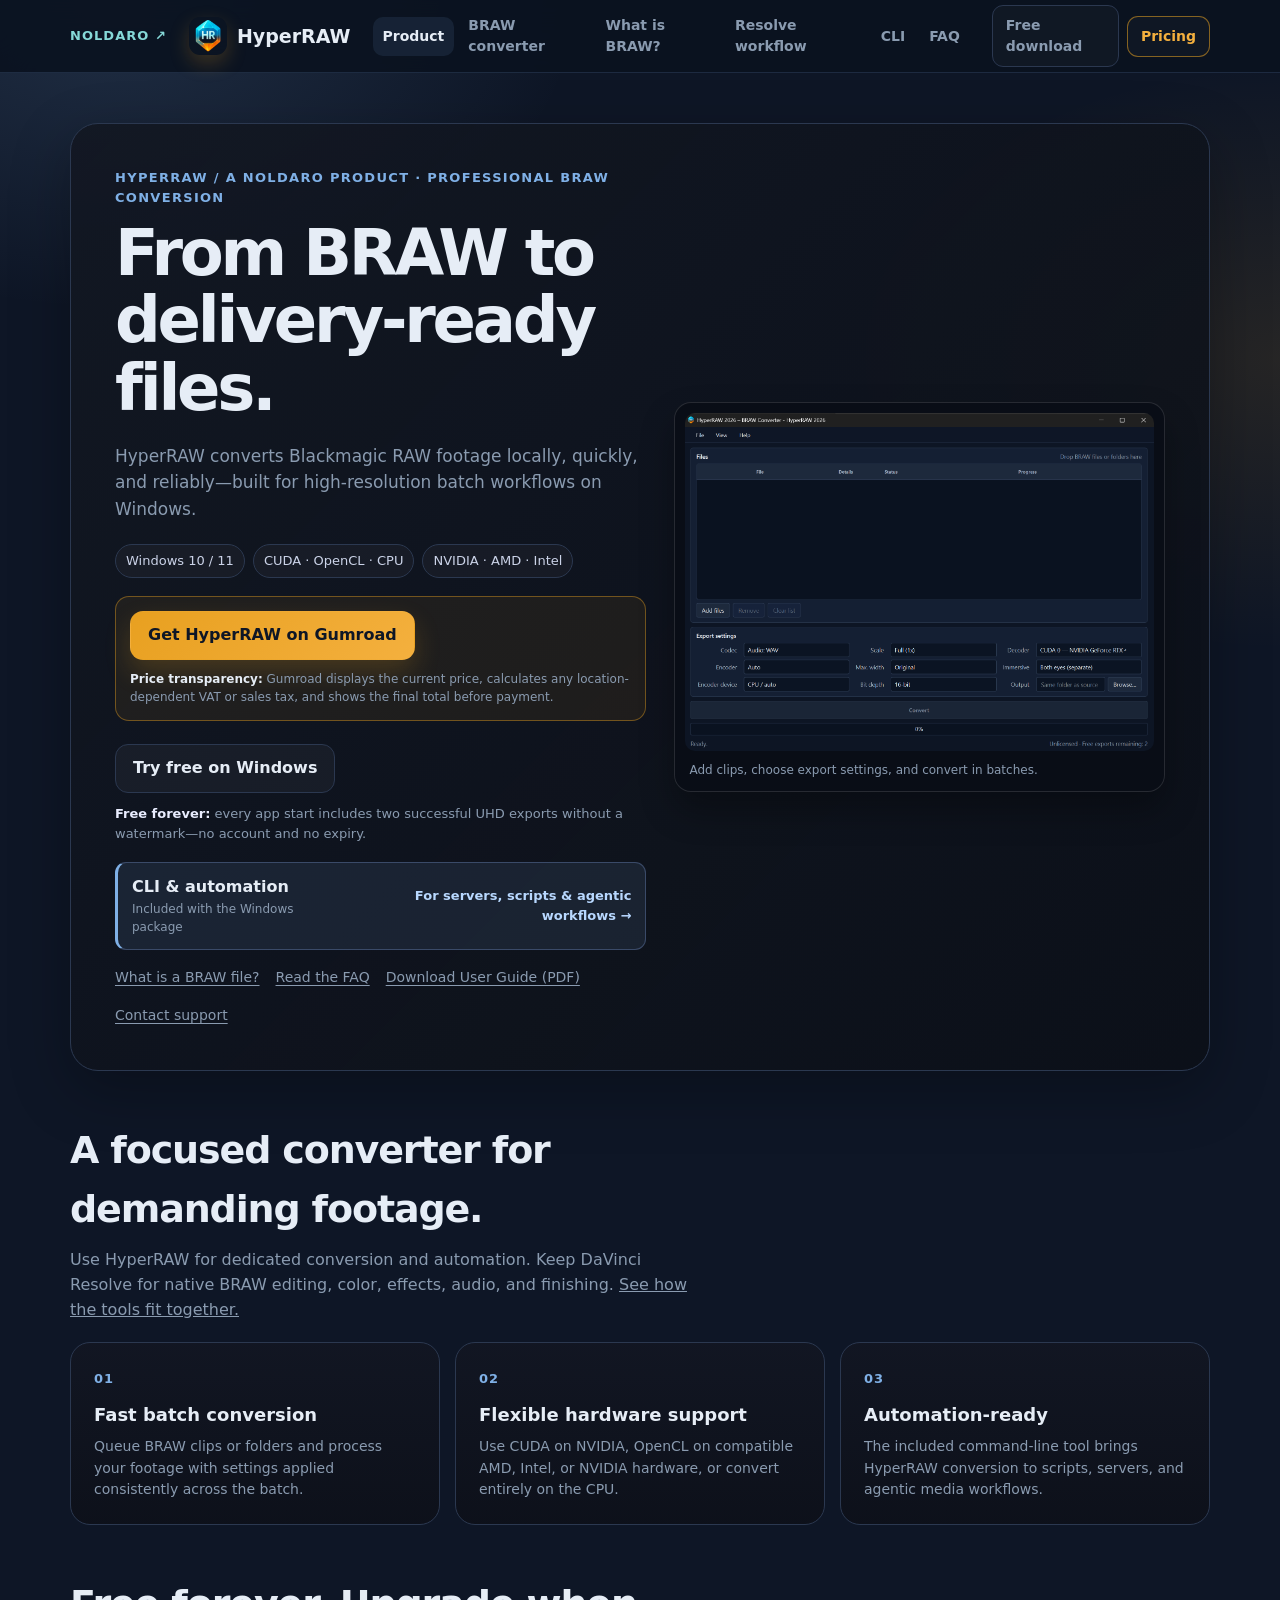
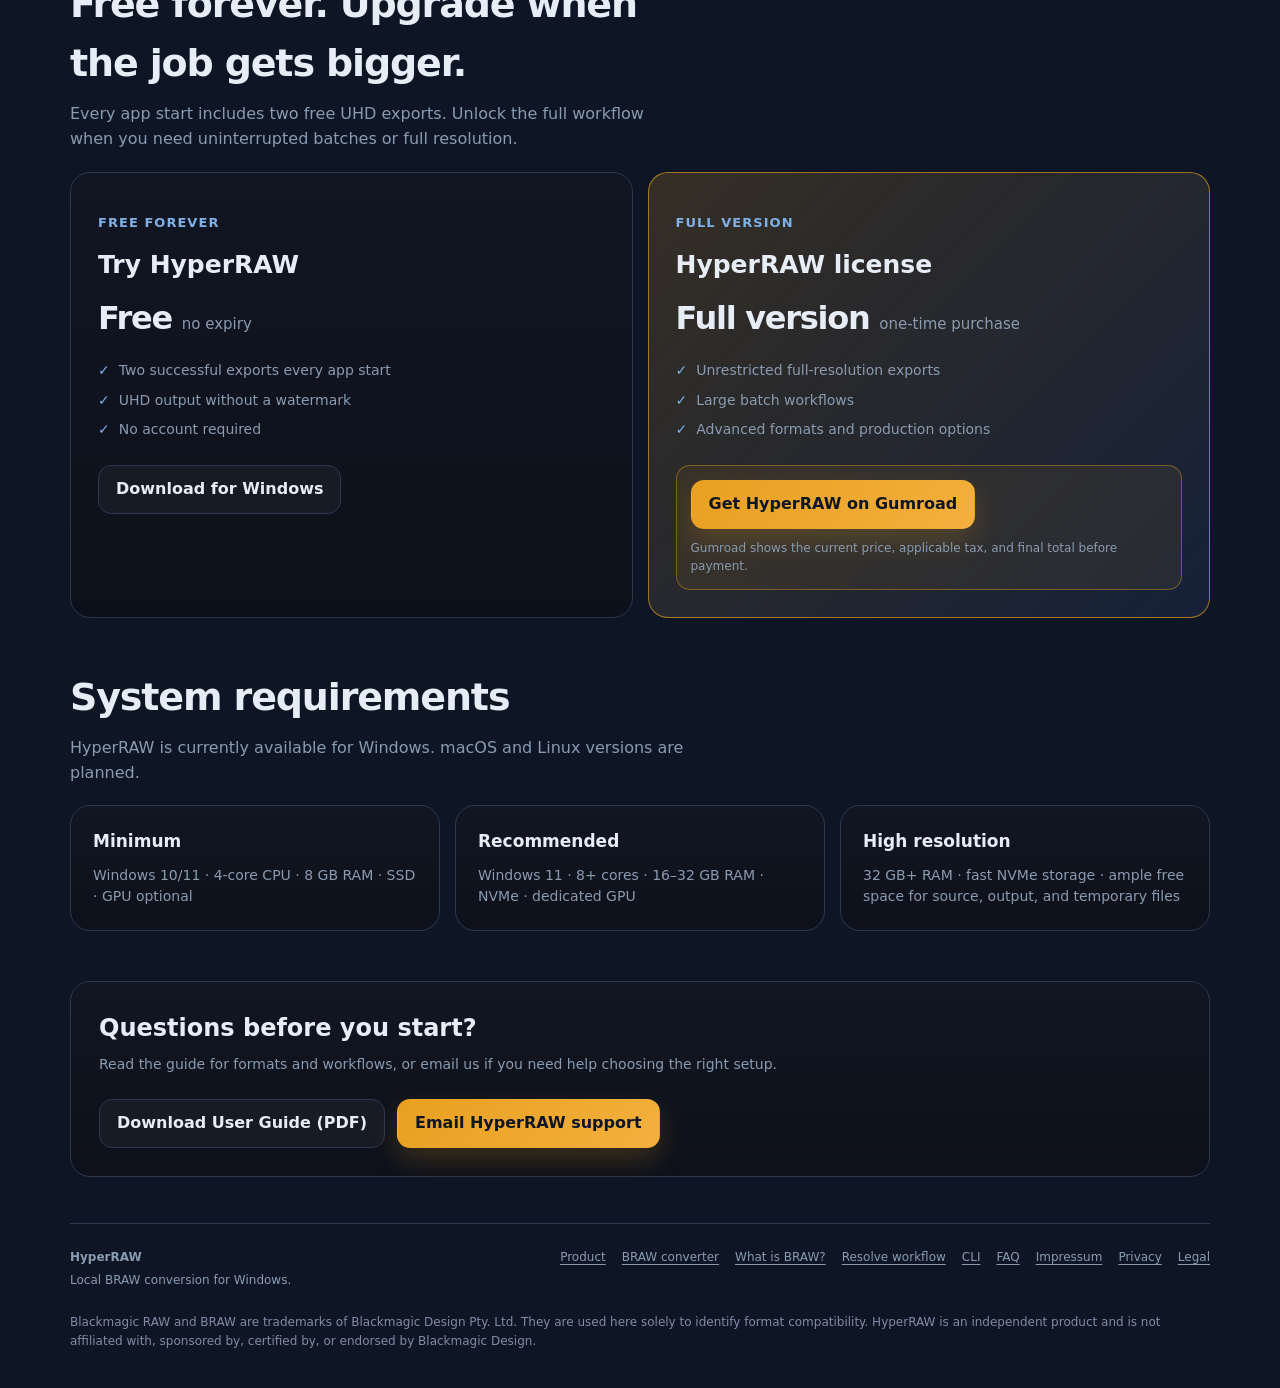
<file: hyperraw.html>
<!doctype html>
<html lang="en">
<head>
  <meta charset="utf-8">
  <meta name="viewport" content="width=device-width, initial-scale=1">
  <title>HyperRAW – BRAW Converter for Windows</title>
  <meta name="description" content="HyperRAW is a high-performance BRAW converter for Windows. Try it free for UHD conversions, or unlock full-resolution batch workflows through Gumroad.">
  <meta name="author" content="HyperRAW">
  <meta name="robots" content="index,follow">
  <link rel="canonical" href="https://louis-0hrs.github.io/HyperRAW/hyperraw.html">
  <meta property="og:site_name" content="HyperRAW">
  <meta property="og:type" content="website">
  <meta property="og:locale" content="en_US">
  <meta property="og:title" content="HyperRAW – BRAW Converter for Windows">
  <meta property="og:description" content="Convert BRAW locally on Windows with free UHD exports, batch workflows, and an included command-line tool.">
  <meta property="og:url" content="https://louis-0hrs.github.io/HyperRAW/hyperraw.html">
  <meta property="og:image" content="https://louis-0hrs.github.io/HyperRAW/og-hyperraw.png">
  <meta property="og:image:width" content="1200">
  <meta property="og:image:height" content="630">
  <meta property="og:image:alt" content="HyperRAW – From BRAW to delivery-ready files.">
  <meta name="twitter:card" content="summary_large_image">
  <meta name="twitter:title" content="HyperRAW – BRAW Converter for Windows">
  <meta name="twitter:description" content="Convert BRAW locally on Windows with free UHD exports, batch workflows, and an included command-line tool.">
  <meta name="twitter:image" content="https://louis-0hrs.github.io/HyperRAW/og-hyperraw.png">
  <link rel="icon" type="image/png" href="HyperRAWlogo.png">
  <link rel="apple-touch-icon" href="HyperRAWlogo.png">
  <style>
    :root {
      --bg: #0e1626;
      --surface: #16223a;
      --surface-soft: #0a1220;
      --text: #e6edf6;
      --muted: #8a9bb0;
      --line: #2b3850;
      --accent: #e8a020;
      --accent-2: #7fb0e6;
      --radius: 20px;
      --max: 1140px;
    }
    * { box-sizing: border-box; }
    html { scroll-behavior: smooth; }
    body {
      margin: 0;
      font-family: ui-sans-serif, system-ui, -apple-system, "Segoe UI", Roboto, Arial, sans-serif;
      color: var(--text);
      background:
        radial-gradient(750px 500px at 9% 0%, rgba(127,176,230,.16), transparent 62%),
        radial-gradient(650px 450px at 100% 12%, rgba(232,160,32,.11), transparent 65%),
        var(--bg);
      line-height: 1.55;
    }
    a { color: inherit; }
    .wrap { width: min(calc(100% - 36px), var(--max)); margin: 0 auto; }
    .topbar {
      display: flex; align-items: center; justify-content: space-between; gap: 18px;
      padding: 32px 0 22px;
    }
    .brand { display: inline-flex; align-items: center; gap: 12px; color: var(--text); text-decoration: none; font-size: 23px; font-weight: 760; }
    .brand img { width: 42px; height: 42px; border-radius: 13px; box-shadow: 0 9px 22px rgba(232,160,32,.26); }
    .status { color: var(--muted); border: 1px solid var(--line); border-radius: 999px; padding: 8px 13px; font-size: 14px; white-space: nowrap; }

    .hero {
      display: grid; grid-template-columns: 1.04fr .96fr; gap: 28px; align-items: center;
      padding: clamp(26px, 3.5vw, 44px); border: 1px solid var(--line); border-radius: 28px;
      background: linear-gradient(135deg, rgba(18,23,34,.93), rgba(11,15,23,.86));
      box-shadow: 0 20px 60px rgba(0,0,0,.28);
    }
    .eyebrow { margin: 0 0 12px; color: var(--accent-2); font-size: 13px; font-weight: 760; letter-spacing: .1em; text-transform: uppercase; }
    h1 { margin: 0; max-width: 12ch; font-size: clamp(39px, 5vw, 65px); line-height: 1.05; letter-spacing: -.05em; }
    .lead { margin: 21px 0 0; max-width: 51ch; color: var(--muted); font-size: 17px; }
    .tags { display: flex; flex-wrap: wrap; gap: 8px; margin-top: 22px; }
    .tag { padding: 6px 10px; border: 1px solid var(--line); border-radius: 999px; color: #cbd3e8; background: rgba(255,255,255,.03); font-size: 13px; }
    .actions { display: flex; flex-wrap: wrap; gap: 12px; margin-top: 23px; }
    .button {
      display: inline-flex; align-items: center; justify-content: center; min-height: 48px; padding: 11px 17px;
      border: 1px solid var(--line); border-radius: 13px; background: rgba(255,255,255,.04); color: var(--text);
      text-decoration: none; font-weight: 700; transition: transform .15s ease, border-color .15s ease, background .15s ease;
    }
    .button:hover { transform: translateY(-2px); border-color: rgba(255,255,255,.27); background: rgba(255,255,255,.08); }
    .button.primary { border-color: transparent; color: #0e1626; background: linear-gradient(135deg, #e8a020, #f4b03e); box-shadow: 0 12px 27px rgba(232,160,32,.2); }
    .button.primary:hover { background: linear-gradient(135deg, #f4b03e, #ffd06f); }
    .button.primary s { opacity: .62; text-decoration-thickness: 1.5px; }
    .hero-note { margin: 11px 0 0; color: var(--muted); font-size: 13px; }
    .hero-note b { color: #e9edff; }
    .cli-cta { display: flex; align-items: center; justify-content: space-between; gap: 16px; margin-top: 18px; padding: 12px 14px; border: 1px solid #3a4a68; border-left: 3px solid var(--accent-2); border-radius: 11px; background: rgba(127,176,230,.1); color: var(--text); text-decoration: none; }
    .cli-cta:hover { border-color: var(--accent-2); background: rgba(127,176,230,.16); }
    .cli-cta b, .cli-cta small { display: block; }
    .cli-cta small { color: var(--muted); font-size: 12px; }
    .cli-cta strong { color: #b8d8ff; font-size: 13px; text-align: right; }
    .utility-links { display: flex; flex-wrap: wrap; gap: 16px; margin-top: 17px; font-size: 14px; color: var(--muted); }
    .utility-links a { text-underline-offset: 3px; }
    .product-shot { margin: 0; padding: 10px; border: 1px solid rgba(255,255,255,.12); border-radius: 17px; background: #090d16; box-shadow: 0 18px 34px rgba(0,0,0,.3); }
    .product-shot img { display: block; width: 100%; height: auto; border-radius: 10px; }
    .product-shot figcaption { padding: 10px 4px 2px; color: var(--muted); font-size: 12px; }
    section { margin-top: 50px; }
    .section-heading { max-width: 620px; margin-bottom: 20px; }
    .section-heading h2 { margin: 0; font-size: clamp(28px, 3vw, 38px); letter-spacing: -.03em; }
    .section-heading p { margin: 9px 0 0; color: var(--muted); }
    .features { display: grid; grid-template-columns: repeat(3, 1fr); gap: 15px; }
    .card { border: 1px solid var(--line); border-radius: var(--radius); background: linear-gradient(180deg, rgba(18,22,34,.9), rgba(13,16,25,.9)); }
    .feature { padding: 23px; }
    .feature-number { color: var(--accent-2); font-size: 13px; font-weight: 760; letter-spacing: .08em; }
    .feature h3 { margin: 10px 0 7px; font-size: 18px; }
    .feature p { margin: 0; color: var(--muted); font-size: 14px; }
    .license-grid { display: grid; grid-template-columns: 1fr 1fr; gap: 15px; }
    .license { padding: 27px; }
    .license.featured { position: relative; overflow: hidden; border-color: rgba(232,160,32,.65); background: linear-gradient(135deg, rgba(232,160,32,.18), rgba(22,34,58,.94)); }
    .plan-label { color: var(--accent-2); font-size: 13px; font-weight: 760; letter-spacing: .08em; text-transform: uppercase; }
    .license h3 { margin: 8px 0; font-size: 25px; }
    .price { margin: 10px 0 16px; font-size: 32px; font-weight: 800; letter-spacing: -.04em; }
    .price span { color: var(--muted); font-size: 15px; font-weight: 500; letter-spacing: 0; }
    .license ul { display: grid; gap: 8px; margin: 0 0 24px; padding: 0; list-style: none; color: var(--muted); font-size: 14px; }
    .license li::before { content: "✓"; margin-right: 9px; color: var(--accent-2); font-weight: 800; }
    .coupon {
      display: grid; grid-template-columns: 1fr auto; gap: 8px; align-items: center;
      margin-top: 12px; padding: 10px; border: 1px solid rgba(232,160,32,.42);
      border-radius: 10px; background: rgba(10,18,32,.5);
    }
    .coupon-label { grid-column: 1 / -1; color: var(--muted); font-size: 12px; }
    .coupon code { padding: 6px 8px; border-radius: 5px; color: #ffe4a9; background: rgba(232,160,32,.12); font-family: ui-monospace, SFMono-Regular, Consolas, monospace; font-size: 13px; font-weight: 700; }
    .copy-code { border: 1px solid #4d6280; border-radius: 6px; padding: 6px 9px; color: var(--text); background: #202a3b; font: inherit; font-size: 12px; font-weight: 700; cursor: pointer; }
    .copy-code:hover { border-color: var(--accent); color: var(--accent); }
    .requirements { display: grid; grid-template-columns: repeat(3, 1fr); gap: 15px; }
    .requirement { padding: 22px; }
    .requirement h3 { margin: 0 0 10px; font-size: 17px; }
    .requirement p { margin: 0; color: var(--muted); font-size: 14px; }
    .support { display: flex; align-items: center; justify-content: space-between; gap: 25px; padding: 28px; }
    .support h2 { margin: 0; font-size: 24px; }
    .support p { margin: 7px 0 0; color: var(--muted); font-size: 14px; }
    footer { display: flex; flex-wrap: wrap; justify-content: space-between; gap: 17px; margin-top: 46px; padding: 23px 0 38px; border-top: 1px solid var(--line); color: var(--muted); font-size: 12px; }
    .platform-note { display: block; margin-top: 4px; color: #71829a; }
    footer nav { display: flex; flex-wrap: wrap; gap: 14px; }
    footer a { text-underline-offset: 3px; }
    .legal { width: 100%; margin: 0; color: #818ba5; }
    @media (max-width: 850px) {
      .hero { grid-template-columns: 1fr; padding: 30px; }
      .product-shot { max-width: 640px; }
      .features, .requirements { grid-template-columns: 1fr; }
      section { margin-top: 40px; }
    }
    @media (max-width: 580px) {
      .wrap { width: min(calc(100% - 26px), var(--max)); }
      .topbar { padding-top: 20px; }
      .brand { font-size: 20px; }
      .status { font-size: 12px; padding: 7px 9px; }
      .hero { padding: 24px; border-radius: 22px; }
      .license-grid { grid-template-columns: 1fr; }
      .support { align-items: flex-start; flex-direction: column; }
      .button { width: 100%; }
      .cli-cta { align-items: flex-start; flex-direction: column; }
      .cli-cta strong { text-align: left; }
    }
  </style>
  <link rel="stylesheet" href="hyperraw.css">
  <script type="application/ld+json">
  {
    "@context": "https://schema.org",
    "@graph": [
      {
        "@type": "WebSite",
        "@id": "https://louis-0hrs.github.io/HyperRAW/hyperraw.html#website",
        "url": "https://louis-0hrs.github.io/HyperRAW/hyperraw.html",
        "name": "HyperRAW",
        "description": "A local BRAW converter for Windows with free UHD exports, batch workflows, and a command-line tool.",
        "inLanguage": "en"
      },
      {
        "@type": "Organization",
        "@id": "https://louis-0hrs.github.io/HyperRAW/hyperraw.html#organization",
        "name": "Noldaro",
        "url": "https://louis-0hrs.github.io/HyperRAW/",
        "logo": {
          "@type": "ImageObject",
          "url": "https://louis-0hrs.github.io/HyperRAW/HyperRAWlogo.png"
        },
        "sameAs": ["https://github.com/louis-0hrs/HyperRAW"]
      }
    ]
  }
  </script>
</head>
<body>
  <header class="site-header">
    <div class="site-nav-shell"><a href="index.html" aria-label="Noldaro brand home" style="color:#86d9d8;text-decoration:none;font-size:13px;font-weight:800;letter-spacing:.08em;white-space:nowrap">NOLDARO ↗</a>
      <a class="site-brand" href="hyperraw.html" aria-label="HyperRAW home"><img src="HyperRAWlogo.png" alt="">HyperRAW</a>
      <nav class="site-nav-links" aria-label="Primary navigation">
        <a href="hyperraw.html" aria-current="page">Product</a>
        <a href="braw-to-mp4.html">BRAW converter</a>
        <a href="what-is-a-braw-file.html">What is BRAW?</a>
        <a href="hyperraw-and-davinci-resolve.html">Resolve workflow</a>
        <a href="cli.html">CLI</a>
        <a href="faq.html">FAQ</a>
      </nav>
      <div class="site-nav-actions">
        <a href="https://github.com/louis-0hrs/HyperRAW/releases">Free download</a>
        <a href="#license">Pricing</a>
      </div>
      <details class="site-mobile-menu">
        <summary>Menu</summary>
        <nav class="site-mobile-links" aria-label="Mobile navigation">
          <a href="hyperraw.html" aria-current="page">Product</a>
          <a href="braw-to-mp4.html">BRAW converter</a>
          <a href="what-is-a-braw-file.html">What is BRAW?</a>
          <a href="hyperraw-and-davinci-resolve.html">Resolve workflow</a>
          <a href="cli.html">CLI &amp; automation</a>
          <a href="faq.html">FAQ</a>
          <a href="https://github.com/louis-0hrs/HyperRAW/releases">Free download</a>
          <a href="#license">Pricing</a>
        </nav>
      </details>
    </div>
  </header>
  <div class="wrap">
    <main>


      <section class="hero" aria-labelledby="hero-title">
        <div>
          <p class="eyebrow">HYPERRAW / A NOLDARO PRODUCT · PROFESSIONAL BRAW CONVERSION</p>
          <h1 id="hero-title">From BRAW to delivery-ready files.</h1>
          <p class="lead">HyperRAW converts Blackmagic RAW footage locally, quickly, and reliably—built for high-resolution batch workflows on Windows.</p>
          <div class="tags" aria-label="Product highlights"><span class="tag">Windows 10 / 11</span><span class="tag">CUDA · OpenCL · CPU</span><span class="tag">NVIDIA · AMD · Intel</span></div>
          <div class="purchase-offer" aria-label="HyperRAW license offer">
            <div class="offer-actions">
              <a class="button primary" href="https://haldoro.gumroad.com/l/HyperRAW?utm_source=hyperraw-site&amp;utm_medium=organic&amp;utm_campaign=homepage" target="_blank" rel="noopener">Get HyperRAW on Gumroad</a>
            </div>
            <p class="offer-tax"><strong>Price transparency:</strong> Gumroad displays the current price, calculates any location-dependent VAT or sales tax, and shows the final total before payment.</p>
          </div>
          <div class="actions">
            <a class="button" href="https://github.com/louis-0hrs/HyperRAW/releases">Try free on Windows</a>
          </div>
          <p class="hero-note"><b>Free forever:</b> every app start includes two successful UHD exports without a watermark—no account and no expiry.</p>
          <a class="cli-cta" href="cli.html"><span><b>CLI &amp; automation</b><small>Included with the Windows package</small></span><strong>For servers, scripts &amp; agentic workflows →</strong></a>
          <div class="utility-links"><a href="what-is-a-braw-file.html">What is a BRAW file?</a><a href="faq.html">Read the FAQ</a><a href="HyperRAW_2026_User_Guide_EN.pdf" download>Download User Guide (PDF)</a><a href="mailto:HyperRAW.app@gmail.com">Contact support</a></div>
        </div>
        <figure class="product-shot">
          <img src="HyperRAW-2026-interface.png" alt="HyperRAW 2026 on Windows, showing the BRAW file queue and export settings" width="1556" height="1124">
          <figcaption>Add clips, choose export settings, and convert in batches.</figcaption>
        </figure>
      </section>

      <section aria-labelledby="why-title">
        <div class="section-heading"><h2 id="why-title">A focused converter for demanding footage.</h2><p>Use HyperRAW for dedicated conversion and automation. Keep DaVinci Resolve for native BRAW editing, color, effects, audio, and finishing. <a href="hyperraw-and-davinci-resolve.html">See how the tools fit together.</a></p></div>
        <div class="features">
          <article class="card feature"><span class="feature-number">01</span><h3>Fast batch conversion</h3><p>Queue BRAW clips or folders and process your footage with settings applied consistently across the batch.</p></article>
          <article class="card feature"><span class="feature-number">02</span><h3>Flexible hardware support</h3><p>Use CUDA on NVIDIA, OpenCL on compatible AMD, Intel, or NVIDIA hardware, or convert entirely on the CPU.</p></article>
          <article class="card feature"><span class="feature-number">03</span><h3>Automation-ready</h3><p>The included command-line tool brings HyperRAW conversion to scripts, servers, and agentic media workflows.</p></article>
        </div>
      </section>

      <section id="license" aria-labelledby="license-title">
        <div class="section-heading"><h2 id="license-title">Free forever. Upgrade when the job gets bigger.</h2><p>Every app start includes two free UHD exports. Unlock the full workflow when you need uninterrupted batches or full resolution.</p></div>
        <div class="license-grid">
          <article class="card license"><p class="plan-label">Free forever</p><h3>Try HyperRAW</h3><p class="price">Free <span>no expiry</span></p><ul><li>Two successful exports every app start</li><li>UHD output without a watermark</li><li>No account required</li></ul><a class="button" href="https://github.com/louis-0hrs/HyperRAW/releases">Download for Windows</a></article>
          <article class="card license featured">
            <p class="plan-label">Full version</p>
            <h3>HyperRAW license</h3>
            <p class="price">Full version <span>one-time purchase</span></p>
            <ul><li>Unrestricted full-resolution exports</li><li>Large batch workflows</li><li>Advanced formats and production options</li></ul>
            <div class="purchase-offer compact" aria-label="HyperRAW license offer">
              <div class="offer-actions">
                <a class="button primary" href="https://haldoro.gumroad.com/l/HyperRAW?utm_source=hyperraw-site&amp;utm_medium=organic&amp;utm_campaign=homepage" target="_blank" rel="noopener">Get HyperRAW on Gumroad</a>
              </div>
              <p class="offer-tax">Gumroad shows the current price, applicable tax, and final total before payment.</p>
            </div>
          </article>
        </div>
      </section>

      <section aria-labelledby="requirements-title">
        <div class="section-heading"><h2 id="requirements-title">System requirements</h2><p>HyperRAW is currently available for Windows. macOS and Linux versions are planned.</p></div>
        <div class="requirements">
          <article class="card requirement"><h3>Minimum</h3><p>Windows 10/11 · 4-core CPU · 8 GB RAM · SSD · GPU optional</p></article>
          <article class="card requirement"><h3>Recommended</h3><p>Windows 11 · 8+ cores · 16–32 GB RAM · NVMe · dedicated GPU</p></article>
          <article class="card requirement"><h3>High resolution</h3><p>32 GB+ RAM · fast NVMe storage · ample free space for source, output, and temporary files</p></article>
        </div>
      </section>

      <section class="card support" aria-labelledby="support-title">
        <div><h2 id="support-title">Questions before you start?</h2><p>Read the guide for formats and workflows, or email us if you need help choosing the right setup.</p><div class="actions"><a class="button" href="HyperRAW_2026_User_Guide_EN.pdf" download>Download User Guide (PDF)</a><a class="button primary" href="mailto:HyperRAW.app@gmail.com?subject=HyperRAW%20question">Email HyperRAW support</a></div></div>
      </section>
    </main>

  </div>
  <footer class="site-footer">
    <div><strong>HyperRAW</strong><p>Local BRAW conversion for Windows.</p></div>
    <nav class="site-footer-links" aria-label="Footer navigation"><a href="hyperraw.html">Product</a><a href="braw-to-mp4.html">BRAW converter</a><a href="what-is-a-braw-file.html">What is BRAW?</a><a href="hyperraw-and-davinci-resolve.html">Resolve workflow</a><a href="cli.html">CLI</a><a href="faq.html">FAQ</a><a href="impressum.html">Impressum</a><a href="privacy.html">Privacy</a><a href="legal.html">Legal</a></nav>
    <p class="site-footer-legal">Blackmagic RAW and BRAW are trademarks of Blackmagic Design Pty. Ltd. They are used here solely to identify format compatibility. HyperRAW is an independent product and is not affiliated with, sponsored by, certified by, or endorsed by Blackmagic Design.</p>
  </footer>

</body>
</html>
</file>
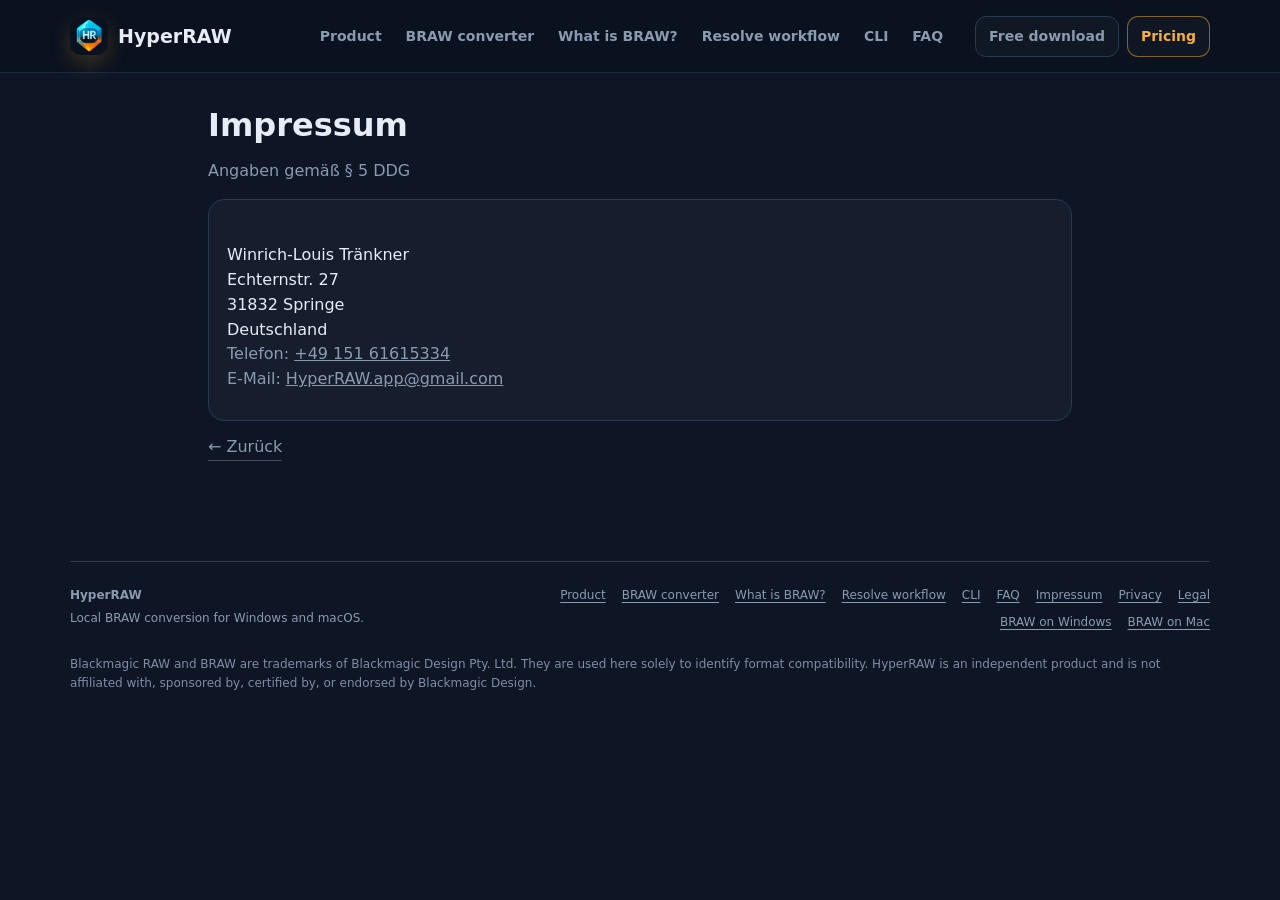
<file: impressum.html>
<!doctype html>
<html lang="de">
<head>
  <meta charset="utf-8" />
  <meta name="viewport" content="width=device-width, initial-scale=1" />
  <title>Impressum – HyperRAW</title>
  <meta name="description" content="Anbieterkennzeichnung und Kontaktangaben des Betreibers der HyperRAW-Website und -Software." />
  <meta name="robots" content="index,follow" />
  <link rel="canonical" href="https://louis-0hrs.github.io/HyperRAW/impressum.html" />
  <meta property="og:site_name" content="HyperRAW" />
  <meta property="og:type" content="website" />
  <meta property="og:locale" content="de_DE" />
  <meta property="og:title" content="Impressum – HyperRAW" />
  <meta property="og:description" content="Anbieterkennzeichnung und Kontaktangaben für HyperRAW." />
  <meta property="og:url" content="https://louis-0hrs.github.io/HyperRAW/impressum.html" />
  <meta property="og:image" content="https://louis-0hrs.github.io/HyperRAW/og-hyperraw.png" />
  <meta property="og:image:width" content="1200" />
  <meta property="og:image:height" content="630" />
  <meta property="og:image:alt" content="HyperRAW – From BRAW to delivery-ready files." />
  <meta name="twitter:card" content="summary_large_image" />
  <meta name="twitter:title" content="Impressum – HyperRAW" />
  <meta name="twitter:description" content="Anbieterkennzeichnung und Kontaktangaben für HyperRAW." />
  <meta name="twitter:image" content="https://louis-0hrs.github.io/HyperRAW/og-hyperraw.png" />
  <style>
    :root{
      --bg:#0b0d12;
      --text:#e8ecff;
      --muted:#a9b2d6;
      --line:rgba(255,255,255,.10);
      --max:900px;
    }
    *{box-sizing:border-box}
    body{
      margin:0;
      font-family: ui-sans-serif, system-ui, -apple-system, Segoe UI, Roboto, Arial;
      background: var(--bg);
      color: var(--text);
      line-height:1.55;
    }
    .wrap{max-width:var(--max); margin:0 auto; padding:28px 18px 54px}
    a{color:inherit}
    .card{
      margin-top:16px;
      border:1px solid var(--line);
      border-radius:16px;
      padding:18px;
      background: rgba(255,255,255,.03);
    }
    h1{margin:0 0 8px}
    p{margin:0 0 10px; color: var(--muted)}
    .mono{white-space:pre-line}
    .back{display:inline-block; margin-top:14px; color: var(--muted); text-decoration:none; border-bottom:1px solid rgba(255,255,255,.22)}
    .back:hover{border-bottom-color: rgba(255,255,255,.45)}
  </style>
  <link rel="stylesheet" href="hyperraw.css?v=20261105c">
</head>

<body>
  <header class="site-header">
    <div class="site-nav-shell">
      <a class="site-brand" href="index.html" aria-label="HyperRAW home"><img src="HyperRAWlogo.png" alt="">HyperRAW</a>
      <nav class="site-nav-links" aria-label="Primary navigation"><a href="index.html">Product</a><a href="braw-to-mp4.html">BRAW converter</a><a href="what-is-a-braw-file.html">What is BRAW?</a><a href="hyperraw-and-davinci-resolve.html">Resolve workflow</a><a href="cli.html">CLI</a><a href="faq.html">FAQ</a></nav>
      <div class="site-nav-actions"><a href="index.html#downloads">Free download</a><a href="index.html#license">Pricing</a></div>
      <details class="site-mobile-menu"><summary>Menu</summary><nav class="site-mobile-links" aria-label="Mobile navigation"><a href="index.html">Product</a><a href="braw-to-mp4.html">BRAW converter</a><a href="what-is-a-braw-file.html">What is BRAW?</a><a href="hyperraw-and-davinci-resolve.html">Resolve workflow</a><a href="cli.html">CLI &amp; automation</a><a href="faq.html">FAQ</a><a href="index.html#downloads">Free download</a><a href="index.html#license">Pricing</a></nav></details>
    </div>
  </header>
  <div class="wrap">
    <h1>Impressum</h1>
    <p>Angaben gemäß § 5 DDG</p>

    <div class="card">
      <div class="mono">
Winrich-Louis Tränkner
Echternstr. 27
31832 Springe
Deutschland
      </div>

      <p>
        Telefon: <a href="tel:+4915161615334">+49 151 61615334</a><br>
        E-Mail: <a href="mailto:HyperRAW.app@gmail.com">HyperRAW.app@gmail.com</a>
      </p>
    </div>

    <a class="back" href="index.html">← Zurück</a>
  </div>
  <footer class="site-footer">
    <div><strong>HyperRAW</strong><p>Local BRAW conversion for Windows and macOS.</p></div>
    <nav class="site-footer-links" aria-label="Footer navigation"><a href="index.html">Product</a><a href="braw-to-mp4.html">BRAW converter</a><a href="what-is-a-braw-file.html">What is BRAW?</a><a href="hyperraw-and-davinci-resolve.html">Resolve workflow</a><a href="cli.html">CLI</a><a href="faq.html">FAQ</a><a href="impressum.html">Impressum</a><a href="privacy.html">Privacy</a><a href="legal.html">Legal</a><a href="braw-converter-windows.html">BRAW on Windows</a><a href="braw-converter-mac.html">BRAW on Mac</a></nav>
    <p class="site-footer-legal">Blackmagic RAW and BRAW are trademarks of Blackmagic Design Pty. Ltd. They are used here solely to identify format compatibility. HyperRAW is an independent product and is not affiliated with, sponsored by, certified by, or endorsed by Blackmagic Design.</p>
  </footer>
</body>
</html>
</file>
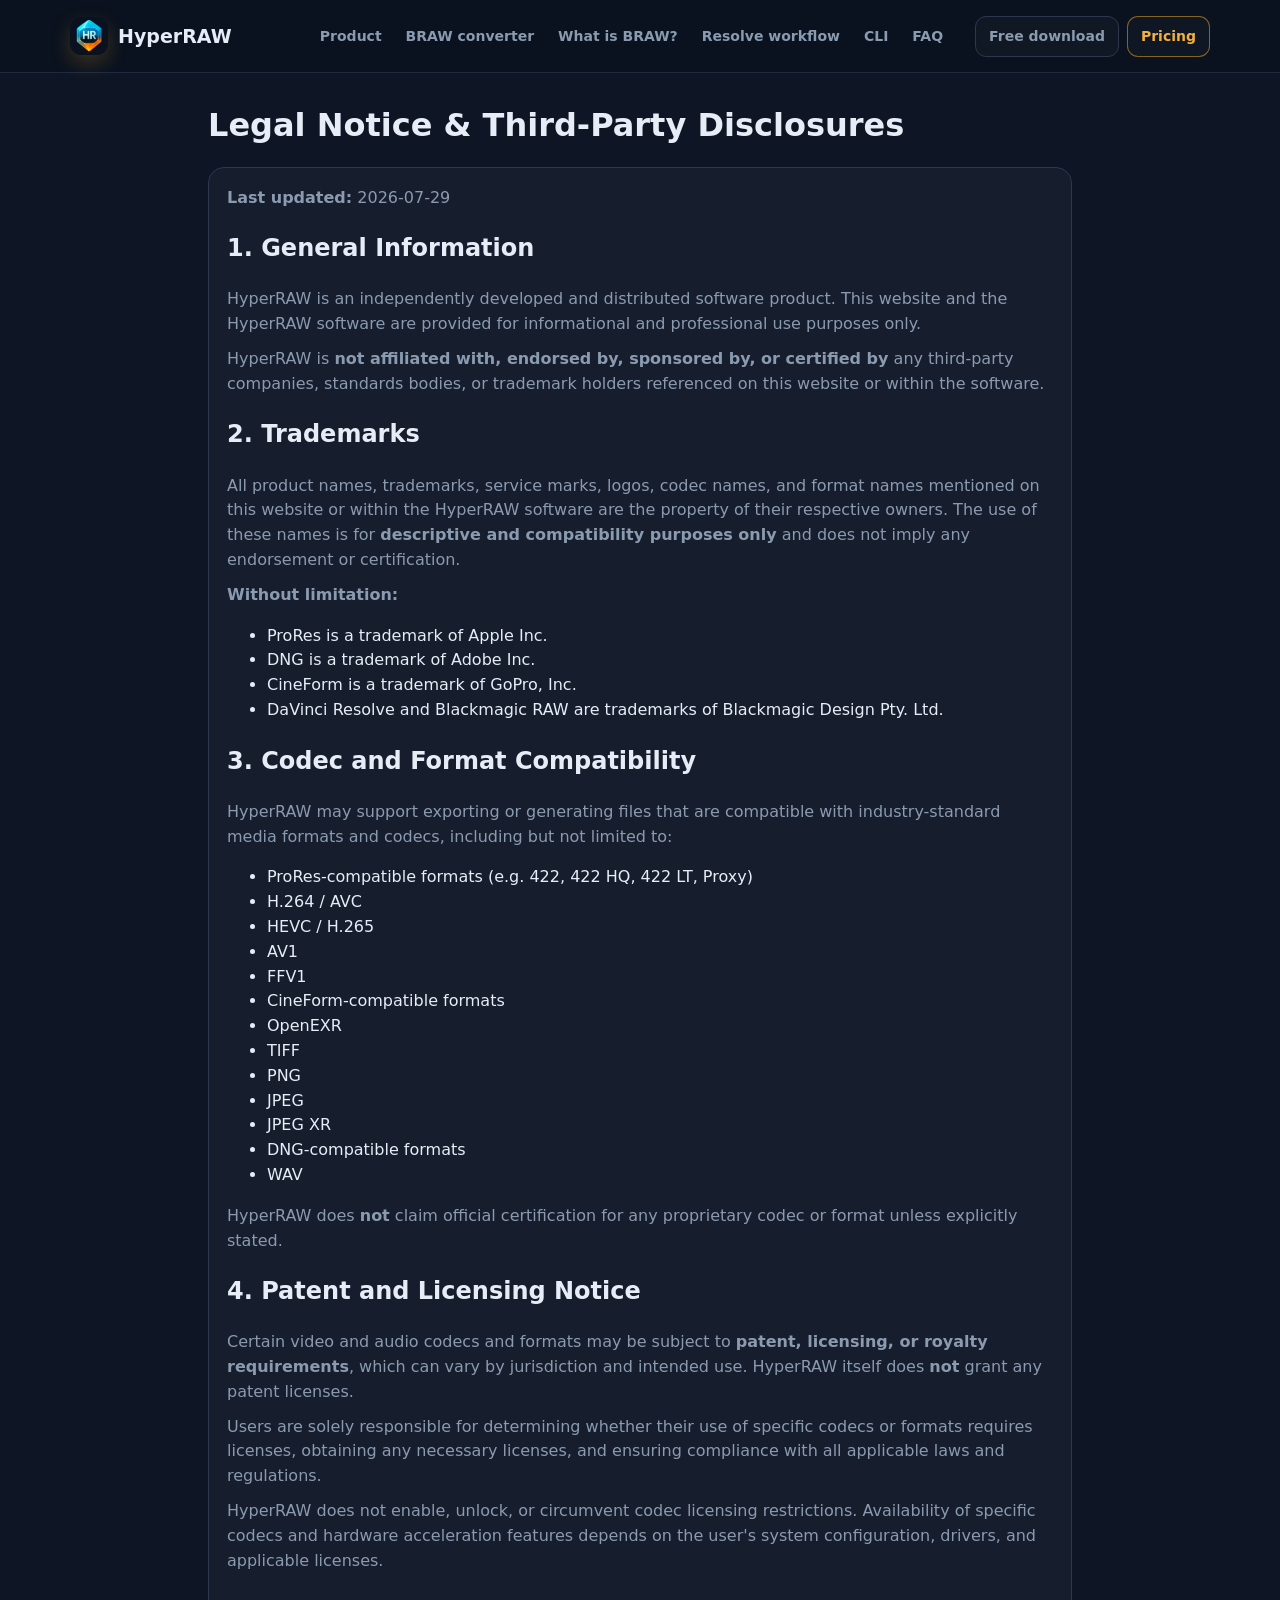
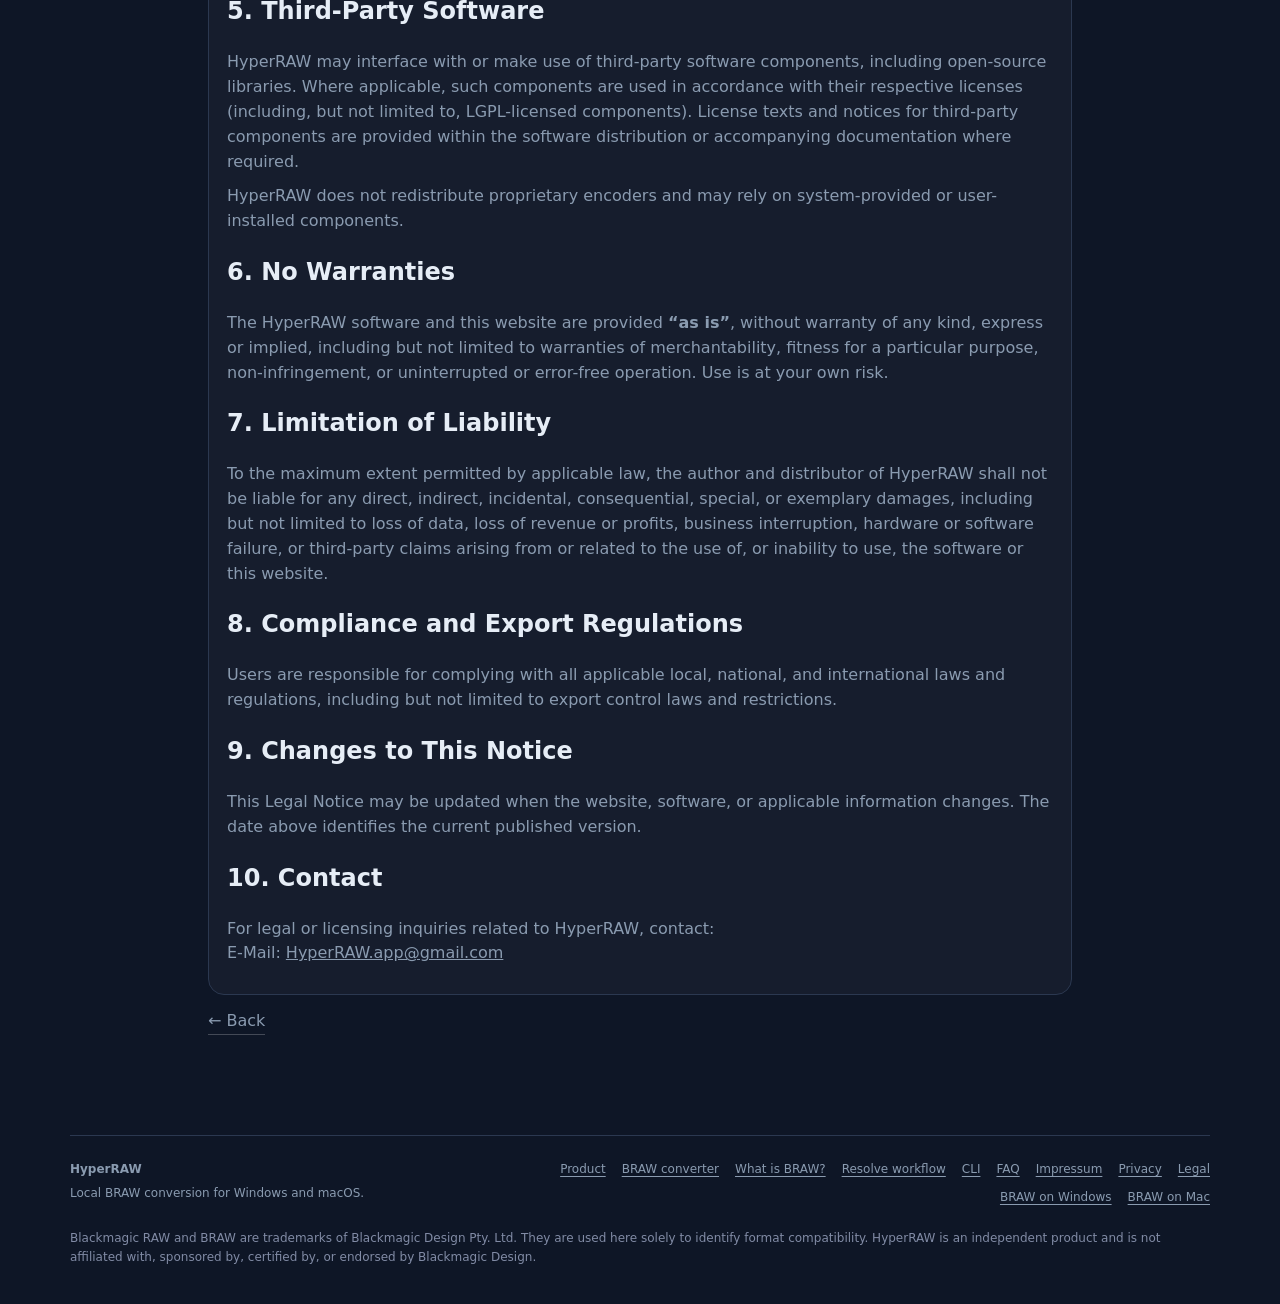
<file: legal.html>
<!doctype html>
<html lang="en">
<head>
  <meta charset="utf-8" />
  <meta name="viewport" content="width=device-width, initial-scale=1" />
  <title>Legal Notice & Third-Party Disclosures – HyperRAW</title>
  <meta name="description" content="Read HyperRAW's trademark, codec compatibility, third-party software, patent, warranty, and liability disclosures." />
  <meta name="robots" content="index,follow" />
  <link rel="canonical" href="https://louis-0hrs.github.io/HyperRAW/legal.html" />
  <meta property="og:site_name" content="HyperRAW" />
  <meta property="og:type" content="website" />
  <meta property="og:locale" content="en_US" />
  <meta property="og:title" content="Legal Notice &amp; Third-Party Disclosures – HyperRAW" />
  <meta property="og:description" content="Trademark, codec compatibility, third-party software, patent, warranty, and liability disclosures for HyperRAW." />
  <meta property="og:url" content="https://louis-0hrs.github.io/HyperRAW/legal.html" />
  <meta property="og:image" content="https://louis-0hrs.github.io/HyperRAW/og-hyperraw.png" />
  <meta property="og:image:width" content="1200" />
  <meta property="og:image:height" content="630" />
  <meta property="og:image:alt" content="HyperRAW – From BRAW to delivery-ready files." />
  <meta name="twitter:card" content="summary_large_image" />
  <meta name="twitter:title" content="Legal Notice &amp; Third-Party Disclosures – HyperRAW" />
  <meta name="twitter:description" content="Trademark, compatibility, third-party software, patent, warranty, and liability disclosures for HyperRAW." />
  <meta name="twitter:image" content="https://louis-0hrs.github.io/HyperRAW/og-hyperraw.png" />
  <style>
    :root{
      --bg:#0b0d12;
      --text:#e8ecff;
      --muted:#a9b2d6;
      --line:rgba(255,255,255,.10);
      --max:900px;
    }
    *{box-sizing:border-box}
    body{
      margin:0;
      font-family: ui-sans-serif, system-ui, -apple-system, Segoe UI, Roboto, Arial;
      background: var(--bg);
      color: var(--text);
      line-height:1.55;
    }
    .wrap{max-width:var(--max); margin:0 auto; padding:28px 18px 54px}
    a{color:inherit}
    .card{
      margin-top:16px;
      border:1px solid var(--line);
      border-radius:16px;
      padding:18px;
      background: rgba(255,255,255,.03);
    }
    h1{margin:0 0 8px}
    p{margin:0 0 10px; color: var(--muted)}
    .mono{white-space:pre-line}
    .back{display:inline-block; margin-top:14px; color: var(--muted); text-decoration:none; border-bottom:1px solid rgba(255,255,255,.22)}
    .back:hover{border-bottom-color: rgba(255,255,255,.45)}
  </style>
  <link rel="stylesheet" href="hyperraw.css?v=20261105c">
</head>

<body>
  <header class="site-header">
    <div class="site-nav-shell">
      <a class="site-brand" href="index.html" aria-label="HyperRAW home"><img src="HyperRAWlogo.png" alt="">HyperRAW</a>
      <nav class="site-nav-links" aria-label="Primary navigation"><a href="index.html">Product</a><a href="braw-to-mp4.html">BRAW converter</a><a href="what-is-a-braw-file.html">What is BRAW?</a><a href="hyperraw-and-davinci-resolve.html">Resolve workflow</a><a href="cli.html">CLI</a><a href="faq.html">FAQ</a></nav>
      <div class="site-nav-actions"><a href="index.html#downloads">Free download</a><a href="index.html#license">Pricing</a></div>
      <details class="site-mobile-menu"><summary>Menu</summary><nav class="site-mobile-links" aria-label="Mobile navigation"><a href="index.html">Product</a><a href="braw-to-mp4.html">BRAW converter</a><a href="what-is-a-braw-file.html">What is BRAW?</a><a href="hyperraw-and-davinci-resolve.html">Resolve workflow</a><a href="cli.html">CLI &amp; automation</a><a href="faq.html">FAQ</a><a href="index.html#downloads">Free download</a><a href="index.html#license">Pricing</a></nav></details>
    </div>
  </header>
  <div class="wrap">
    <h1>Legal Notice &amp; Third-Party Disclosures</h1>
      <div class="card">
      <p><strong>Last updated:</strong> 2026-07-29</p>
    
      <h2>1. General Information</h2>
      <p>
        HyperRAW is an independently developed and distributed software product.
        This website and the HyperRAW software are provided for informational and professional use purposes only.
      </p>
      <p>
        HyperRAW is <strong>not affiliated with, endorsed by, sponsored by, or certified by</strong>
        any third-party companies, standards bodies, or trademark holders referenced on this website or within the software.
      </p>
    
      <h2>2. Trademarks</h2>
      <p>
        All product names, trademarks, service marks, logos, codec names, and format names mentioned on this website or within
        the HyperRAW software are the property of their respective owners. The use of these names is for
        <strong>descriptive and compatibility purposes only</strong> and does not imply any endorsement or certification.
      </p>
      <p><strong>Without limitation:</strong></p>
      <ul>
        <li>ProRes is a trademark of Apple Inc.</li>
        <li>DNG is a trademark of Adobe Inc.</li>
        <li>CineForm is a trademark of GoPro, Inc.</li>
        <li>DaVinci Resolve and Blackmagic RAW are trademarks of Blackmagic Design Pty. Ltd.</li>
      </ul>
    
      <h2>3. Codec and Format Compatibility</h2>
      <p>
        HyperRAW may support exporting or generating files that are compatible with industry-standard media formats and codecs,
        including but not limited to:
      </p>
      <ul>
        <li>ProRes-compatible formats (e.g. 422, 422 HQ, 422 LT, Proxy)</li>
        <li>H.264 / AVC</li>
        <li>HEVC / H.265</li>
        <li>AV1</li>
        <li>FFV1</li>
        <li>CineForm-compatible formats</li>
        <li>OpenEXR</li>
        <li>TIFF</li>
        <li>PNG</li>
        <li>JPEG</li>
        <li>JPEG XR</li>
        <li>DNG-compatible formats</li>
        <li>WAV</li>
      </ul>
      <p>
        HyperRAW does <strong>not</strong> claim official certification for any proprietary codec or format unless explicitly stated.
      </p>
    
      <h2>4. Patent and Licensing Notice</h2>
      <p>
        Certain video and audio codecs and formats may be subject to <strong>patent, licensing, or royalty requirements</strong>,
        which can vary by jurisdiction and intended use. HyperRAW itself does <strong>not</strong> grant any patent licenses.
      </p>
      <p>
        Users are solely responsible for determining whether their use of specific codecs or formats requires licenses,
        obtaining any necessary licenses, and ensuring compliance with all applicable laws and regulations.
      </p>
      <p>
        HyperRAW does not enable, unlock, or circumvent codec licensing restrictions.
        Availability of specific codecs and hardware acceleration features depends on
        the user's system configuration, drivers, and applicable licenses.
      </p>
    
      <h2>5. Third-Party Software</h2>
      <p>
        HyperRAW may interface with or make use of third-party software components, including open-source libraries.
        Where applicable, such components are used in accordance with their respective licenses (including, but not limited to,
        LGPL-licensed components). License texts and notices for third-party components are provided within the software distribution
        or accompanying documentation where required.
      </p>
      <p>
        HyperRAW does not redistribute proprietary encoders and may rely on system-provided or user-installed components.
      </p>
    
      <h2>6. No Warranties</h2>
      <p>
        The HyperRAW software and this website are provided <strong>&ldquo;as is&rdquo;</strong>, without warranty of any kind,
        express or implied, including but not limited to warranties of merchantability, fitness for a particular purpose,
        non-infringement, or uninterrupted or error-free operation. Use is at your own risk.
      </p>
    
      <h2>7. Limitation of Liability</h2>
      <p>
        To the maximum extent permitted by applicable law, the author and distributor of HyperRAW shall not be liable for any direct,
        indirect, incidental, consequential, special, or exemplary damages, including but not limited to loss of data, loss of revenue
        or profits, business interruption, hardware or software failure, or third-party claims arising from or related to the use of,
        or inability to use, the software or this website.
      </p>
    
      <h2>8. Compliance and Export Regulations</h2>
      <p>
        Users are responsible for complying with all applicable local, national, and international laws and regulations,
        including but not limited to export control laws and restrictions.
      </p>
    
      <h2>9. Changes to This Notice</h2>
      <p>
        This Legal Notice may be updated when the website, software, or applicable information changes.
        The date above identifies the current published version.
      </p>
    
      <h2>10. Contact</h2>
      <p>
        For legal or licensing inquiries related to HyperRAW, contact:
        <br />
        E-Mail: <a href="mailto:HyperRAW.app@gmail.com">HyperRAW.app@gmail.com</a>
      </p>
    </div>

    <a class="back" href="index.html">← Back</a>
  </div>
  <footer class="site-footer">
    <div><strong>HyperRAW</strong><p>Local BRAW conversion for Windows and macOS.</p></div>
    <nav class="site-footer-links" aria-label="Footer navigation"><a href="index.html">Product</a><a href="braw-to-mp4.html">BRAW converter</a><a href="what-is-a-braw-file.html">What is BRAW?</a><a href="hyperraw-and-davinci-resolve.html">Resolve workflow</a><a href="cli.html">CLI</a><a href="faq.html">FAQ</a><a href="impressum.html">Impressum</a><a href="privacy.html">Privacy</a><a href="legal.html">Legal</a><a href="braw-converter-windows.html">BRAW on Windows</a><a href="braw-converter-mac.html">BRAW on Mac</a></nav>
    <p class="site-footer-legal">Blackmagic RAW and BRAW are trademarks of Blackmagic Design Pty. Ltd. They are used here solely to identify format compatibility. HyperRAW is an independent product and is not affiliated with, sponsored by, certified by, or endorsed by Blackmagic Design.</p>
  </footer>
</body>
</html>
</file>
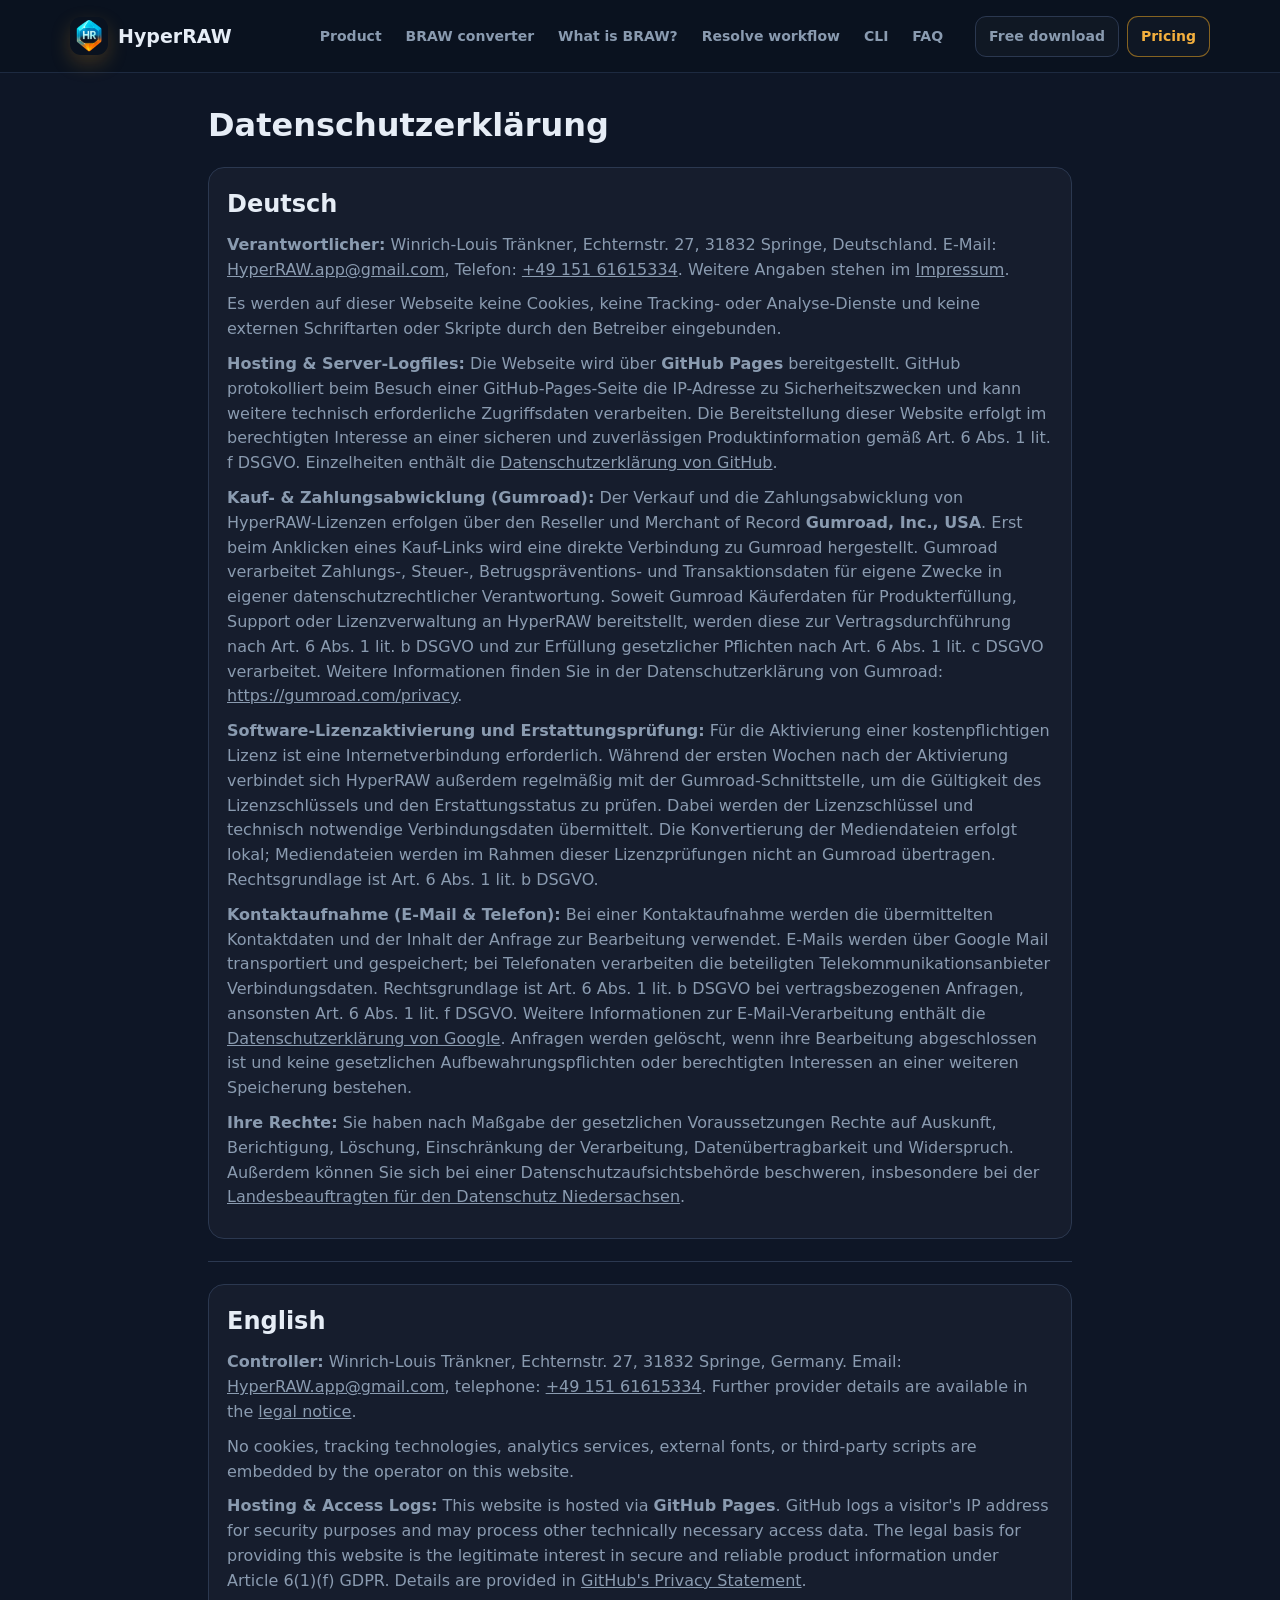
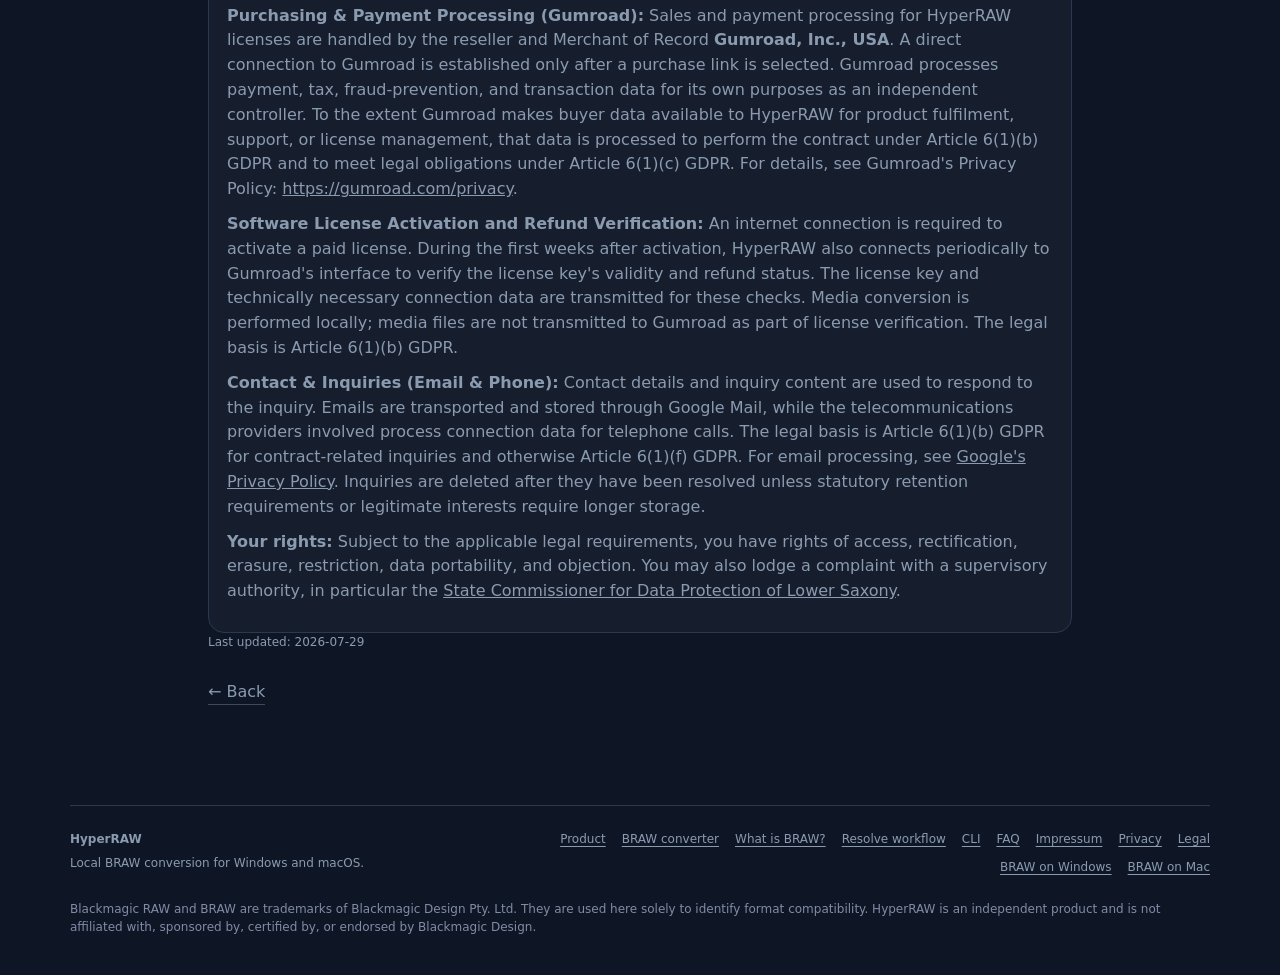
<file: privacy.html>
<!doctype html>
<html lang="de">
<head>
  <meta charset="utf-8" />
  <meta name="viewport" content="width=device-width, initial-scale=1" />
  <title>Datenschutzerklärung / Privacy Policy – HyperRAW</title>
  <meta name="description" content="Read how HyperRAW handles website access, Gumroad purchases, license activation, and contact data in German and English." />
  <meta name="robots" content="index,follow" />
  <link rel="canonical" href="https://louis-0hrs.github.io/HyperRAW/privacy.html" />
  <meta property="og:site_name" content="HyperRAW" />
  <meta property="og:type" content="website" />
  <meta property="og:locale" content="de_DE" />
  <meta property="og:title" content="Datenschutzerklärung / Privacy Policy – HyperRAW" />
  <meta property="og:description" content="Datenschutzhinweise für die HyperRAW-Website in deutscher und englischer Sprache." />
  <meta property="og:url" content="https://louis-0hrs.github.io/HyperRAW/privacy.html" />
  <meta property="og:image" content="https://louis-0hrs.github.io/HyperRAW/og-hyperraw.png" />
  <meta property="og:image:width" content="1200" />
  <meta property="og:image:height" content="630" />
  <meta property="og:image:alt" content="HyperRAW – From BRAW to delivery-ready files." />
  <meta name="twitter:card" content="summary_large_image" />
  <meta name="twitter:title" content="Datenschutzerklärung / Privacy Policy – HyperRAW" />
  <meta name="twitter:description" content="Datenschutzhinweise für die HyperRAW-Website in deutscher und englischer Sprache." />
  <meta name="twitter:image" content="https://louis-0hrs.github.io/HyperRAW/og-hyperraw.png" />
  <style>
    :root{
      --bg:#0b0d12;
      --text:#e8ecff;
      --muted:#a9b2d6;
      --line:rgba(255,255,255,.10);
      --max:900px;
    }
    *{box-sizing:border-box}
    body{
      margin:0;
      font-family: ui-sans-serif, system-ui, -apple-system, Segoe UI, Roboto, Arial;
      background: var(--bg);
      color: var(--text);
      line-height:1.55;
    }
    .wrap{max-width:var(--max); margin:0 auto; padding:28px 18px 54px}
    a{color:inherit}
    .card{
      margin-top:16px;
      border:1px solid var(--line);
      border-radius:16px;
      padding:18px;
      background: rgba(255,255,255,.03);
    }
    h1,h2{margin:0 0 10px}
    p{margin:0 0 10px; color: var(--muted)}
    hr{
      border:none;
      border-top:1px solid var(--line);
      margin:22px 0;
    }
    .back{
      display:inline-block;
      margin-top:18px;
      color: var(--muted);
      text-decoration:none;
      border-bottom:1px solid rgba(255,255,255,.22)
    }
    .back:hover{border-bottom-color: rgba(255,255,255,.45)}
    .small{font-size:12px; color:var(--muted)}
  </style>
  <link rel="stylesheet" href="hyperraw.css?v=20261105c">
</head>

<body>
  <header class="site-header">
    <div class="site-nav-shell">
      <a class="site-brand" href="index.html" aria-label="HyperRAW home"><img src="HyperRAWlogo.png" alt="">HyperRAW</a>
      <nav class="site-nav-links" aria-label="Primary navigation"><a href="index.html">Product</a><a href="braw-to-mp4.html">BRAW converter</a><a href="what-is-a-braw-file.html">What is BRAW?</a><a href="hyperraw-and-davinci-resolve.html">Resolve workflow</a><a href="cli.html">CLI</a><a href="faq.html">FAQ</a></nav>
      <div class="site-nav-actions"><a href="index.html#downloads">Free download</a><a href="index.html#license">Pricing</a></div>
      <details class="site-mobile-menu"><summary>Menu</summary><nav class="site-mobile-links" aria-label="Mobile navigation"><a href="index.html">Product</a><a href="braw-to-mp4.html">BRAW converter</a><a href="what-is-a-braw-file.html">What is BRAW?</a><a href="hyperraw-and-davinci-resolve.html">Resolve workflow</a><a href="cli.html">CLI &amp; automation</a><a href="faq.html">FAQ</a><a href="index.html#downloads">Free download</a><a href="index.html#license">Pricing</a></nav></details>
    </div>
  </header>
  <div class="wrap">
    <h1>Datenschutzerklärung</h1>

    <div class="card">
      <h2>Deutsch</h2>

      <p>
        <strong>Verantwortlicher:</strong> Winrich-Louis Tränkner, Echternstr. 27,
        31832 Springe, Deutschland. E-Mail:
        <a href="mailto:HyperRAW.app@gmail.com">HyperRAW.app@gmail.com</a>,
        Telefon: <a href="tel:+4915161615334">+49 151 61615334</a>.
        Weitere Angaben stehen im <a href="impressum.html">Impressum</a>.
      </p>

      <p>
        Es werden auf dieser Webseite keine Cookies, keine Tracking- oder Analyse-Dienste und keine externen
        Schriftarten oder Skripte durch den Betreiber eingebunden.
      </p>

      <p>
        <strong>Hosting &amp; Server-Logfiles:</strong> Die Webseite wird über <strong>GitHub Pages</strong> bereitgestellt.
        GitHub protokolliert beim Besuch einer GitHub-Pages-Seite die IP-Adresse zu Sicherheitszwecken und kann weitere
        technisch erforderliche Zugriffsdaten verarbeiten. Die Bereitstellung dieser Website erfolgt im berechtigten
        Interesse an einer sicheren und zuverlässigen Produktinformation gemäß Art. 6 Abs. 1 lit. f DSGVO.
        Einzelheiten enthält die
        <a href="https://docs.github.com/en/site-policy/privacy-policies/github-general-privacy-statement" target="_blank" rel="noopener">Datenschutzerklärung von GitHub</a>.
      </p>

      <p>
        <strong>Kauf- &amp; Zahlungsabwicklung (Gumroad):</strong> Der Verkauf und die Zahlungsabwicklung von HyperRAW-Lizenzen
        erfolgen über den Reseller und Merchant of Record <strong>Gumroad, Inc., USA</strong>. Erst beim Anklicken eines
        Kauf-Links wird eine direkte Verbindung zu Gumroad hergestellt. Gumroad verarbeitet Zahlungs-, Steuer-, Betrugspräventions-
        und Transaktionsdaten für eigene Zwecke in eigener datenschutzrechtlicher Verantwortung. Soweit Gumroad Käuferdaten für
        Produkterfüllung, Support oder Lizenzverwaltung an HyperRAW bereitstellt, werden diese zur Vertragsdurchführung nach
        Art. 6 Abs. 1 lit. b DSGVO und zur Erfüllung gesetzlicher Pflichten nach Art. 6 Abs. 1 lit. c DSGVO verarbeitet.
        Weitere Informationen finden Sie in der Datenschutzerklärung von Gumroad:
        <a href="https://gumroad.com/privacy" target="_blank" rel="noopener">https://gumroad.com/privacy</a>.
      </p>

      <p>
        <strong>Software-Lizenzaktivierung und Erstattungsprüfung:</strong> Für die Aktivierung einer kostenpflichtigen
        Lizenz ist eine Internetverbindung erforderlich. Während der ersten Wochen nach der Aktivierung verbindet sich
        HyperRAW außerdem regelmäßig mit der Gumroad-Schnittstelle, um die Gültigkeit des Lizenzschlüssels und den
        Erstattungsstatus zu prüfen. Dabei werden der Lizenzschlüssel und technisch notwendige Verbindungsdaten
        übermittelt. Die Konvertierung der Mediendateien erfolgt lokal; Mediendateien werden im Rahmen dieser
        Lizenzprüfungen nicht an Gumroad übertragen. Rechtsgrundlage ist Art. 6 Abs. 1 lit. b DSGVO.
      </p>

      <p>
        <strong>Kontaktaufnahme (E-Mail &amp; Telefon):</strong> Bei einer Kontaktaufnahme werden die übermittelten
        Kontaktdaten und der Inhalt der Anfrage zur Bearbeitung verwendet. E-Mails werden über Google Mail transportiert
        und gespeichert; bei Telefonaten verarbeiten die beteiligten Telekommunikationsanbieter Verbindungsdaten.
        Rechtsgrundlage ist Art. 6 Abs. 1 lit. b DSGVO bei vertragsbezogenen Anfragen, ansonsten Art. 6 Abs. 1 lit. f DSGVO.
        Weitere Informationen zur E-Mail-Verarbeitung enthält die
        <a href="https://policies.google.com/privacy" target="_blank" rel="noopener">Datenschutzerklärung von Google</a>.
        Anfragen werden gelöscht, wenn ihre Bearbeitung abgeschlossen ist und keine gesetzlichen Aufbewahrungspflichten
        oder berechtigten Interessen an einer weiteren Speicherung bestehen.
      </p>

      <p>
        <strong>Ihre Rechte:</strong> Sie haben nach Maßgabe der gesetzlichen Voraussetzungen Rechte auf Auskunft,
        Berichtigung, Löschung, Einschränkung der Verarbeitung, Datenübertragbarkeit und Widerspruch. Außerdem können
        Sie sich bei einer Datenschutzaufsichtsbehörde beschweren, insbesondere bei der
        <a href="https://www.lfd.niedersachsen.de/" target="_blank" rel="noopener">Landesbeauftragten für den Datenschutz Niedersachsen</a>.
      </p>
    </div>

    <hr>

    <div class="card">
      <h2>English</h2>

      <p>
        <strong>Controller:</strong> Winrich-Louis Tränkner, Echternstr. 27,
        31832 Springe, Germany. Email:
        <a href="mailto:HyperRAW.app@gmail.com">HyperRAW.app@gmail.com</a>,
        telephone: <a href="tel:+4915161615334">+49 151 61615334</a>.
        Further provider details are available in the <a href="impressum.html">legal notice</a>.
      </p>

      <p>
        No cookies, tracking technologies, analytics services, external fonts,
        or third-party scripts are embedded by the operator on this website.
      </p>

      <p>
        <strong>Hosting &amp; Access Logs:</strong> This website is hosted via <strong>GitHub Pages</strong>.
        GitHub logs a visitor's IP address for security purposes and may process other technically necessary access data.
        The legal basis for providing this website is the legitimate interest in secure and reliable product information
        under Article 6(1)(f) GDPR. Details are provided in
        <a href="https://docs.github.com/en/site-policy/privacy-policies/github-general-privacy-statement" target="_blank" rel="noopener">GitHub's Privacy Statement</a>.
      </p>

      <p>
        <strong>Purchasing &amp; Payment Processing (Gumroad):</strong> Sales and payment processing for HyperRAW licenses
        are handled by the reseller and Merchant of Record <strong>Gumroad, Inc., USA</strong>. A direct connection to
        Gumroad is established only after a purchase link is selected. Gumroad processes payment, tax, fraud-prevention,
        and transaction data for its own purposes as an independent controller. To the extent Gumroad makes buyer data
        available to HyperRAW for product fulfilment, support, or license management, that data is processed to perform
        the contract under Article 6(1)(b) GDPR and to meet legal obligations under Article 6(1)(c) GDPR.
        For details, see Gumroad's Privacy Policy:
        <a href="https://gumroad.com/privacy" target="_blank" rel="noopener">https://gumroad.com/privacy</a>.
      </p>

      <p>
        <strong>Software License Activation and Refund Verification:</strong> An internet connection is required to
        activate a paid license. During the first weeks after activation, HyperRAW also connects periodically to
        Gumroad's interface to verify the license key's validity and refund status. The license key and technically
        necessary connection data are transmitted for these checks. Media conversion is performed locally; media files
        are not transmitted to Gumroad as part of license verification. The legal basis is Article 6(1)(b) GDPR.
      </p>

      <p>
        <strong>Contact &amp; Inquiries (Email &amp; Phone):</strong> Contact details and inquiry content are used to
        respond to the inquiry. Emails are transported and stored through Google Mail, while the telecommunications
        providers involved process connection data for telephone calls. The legal basis is Article 6(1)(b) GDPR for
        contract-related inquiries and otherwise Article 6(1)(f) GDPR. For email processing, see
        <a href="https://policies.google.com/privacy" target="_blank" rel="noopener">Google's Privacy Policy</a>.
        Inquiries are deleted after they have been resolved unless statutory retention requirements or legitimate
        interests require longer storage.
      </p>

      <p>
        <strong>Your rights:</strong> Subject to the applicable legal requirements, you have rights of access,
        rectification, erasure, restriction, data portability, and objection. You may also lodge a complaint with a
        supervisory authority, in particular the
        <a href="https://www.lfd.niedersachsen.de/" target="_blank" rel="noopener">State Commissioner for Data Protection of Lower Saxony</a>.
      </p>
    </div>

    <p class="small">
      Last updated: 2026-07-29
    </p>

    <a class="back" href="index.html">← Back</a>
  </div>
  <footer class="site-footer">
    <div><strong>HyperRAW</strong><p>Local BRAW conversion for Windows and macOS.</p></div>
    <nav class="site-footer-links" aria-label="Footer navigation"><a href="index.html">Product</a><a href="braw-to-mp4.html">BRAW converter</a><a href="what-is-a-braw-file.html">What is BRAW?</a><a href="hyperraw-and-davinci-resolve.html">Resolve workflow</a><a href="cli.html">CLI</a><a href="faq.html">FAQ</a><a href="impressum.html">Impressum</a><a href="privacy.html">Privacy</a><a href="legal.html">Legal</a><a href="braw-converter-windows.html">BRAW on Windows</a><a href="braw-converter-mac.html">BRAW on Mac</a></nav>
    <p class="site-footer-legal">Blackmagic RAW and BRAW are trademarks of Blackmagic Design Pty. Ltd. They are used here solely to identify format compatibility. HyperRAW is an independent product and is not affiliated with, sponsored by, certified by, or endorsed by Blackmagic Design.</p>
  </footer>
</body>
</html>
</file>
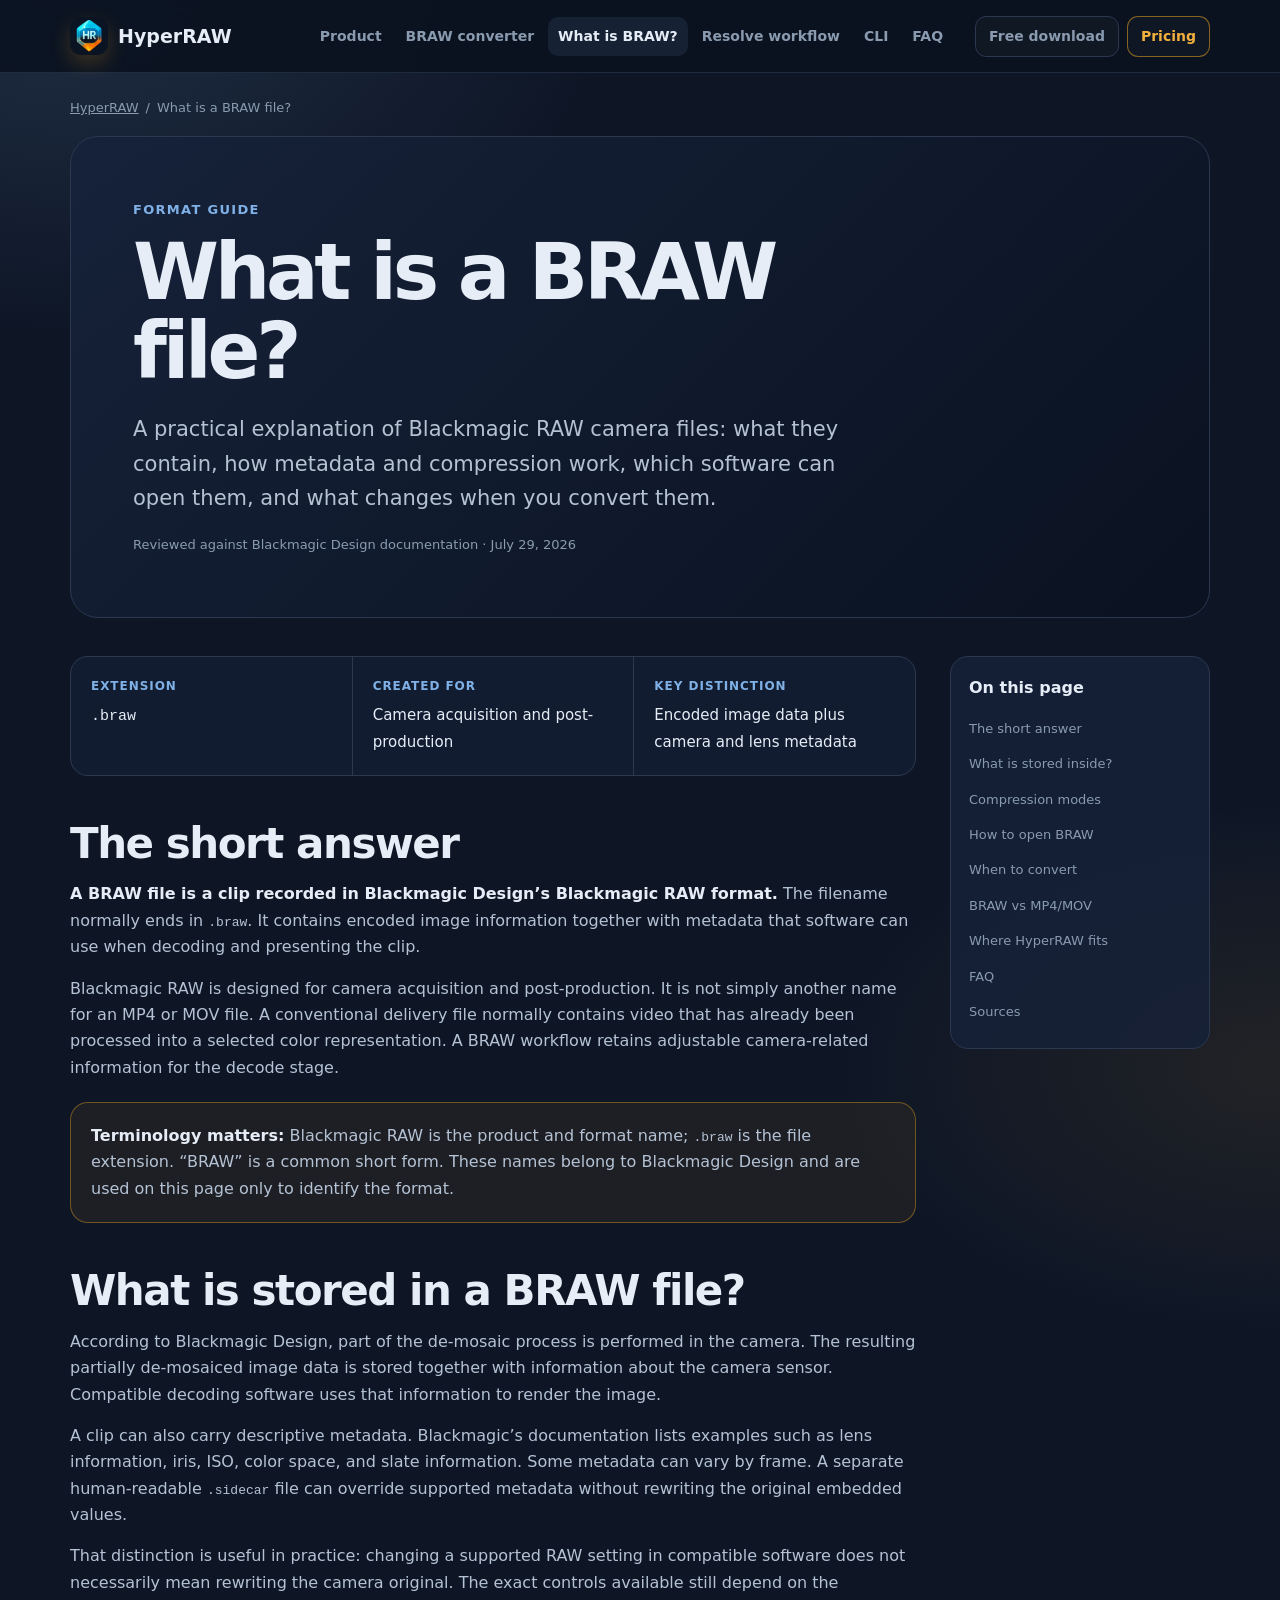
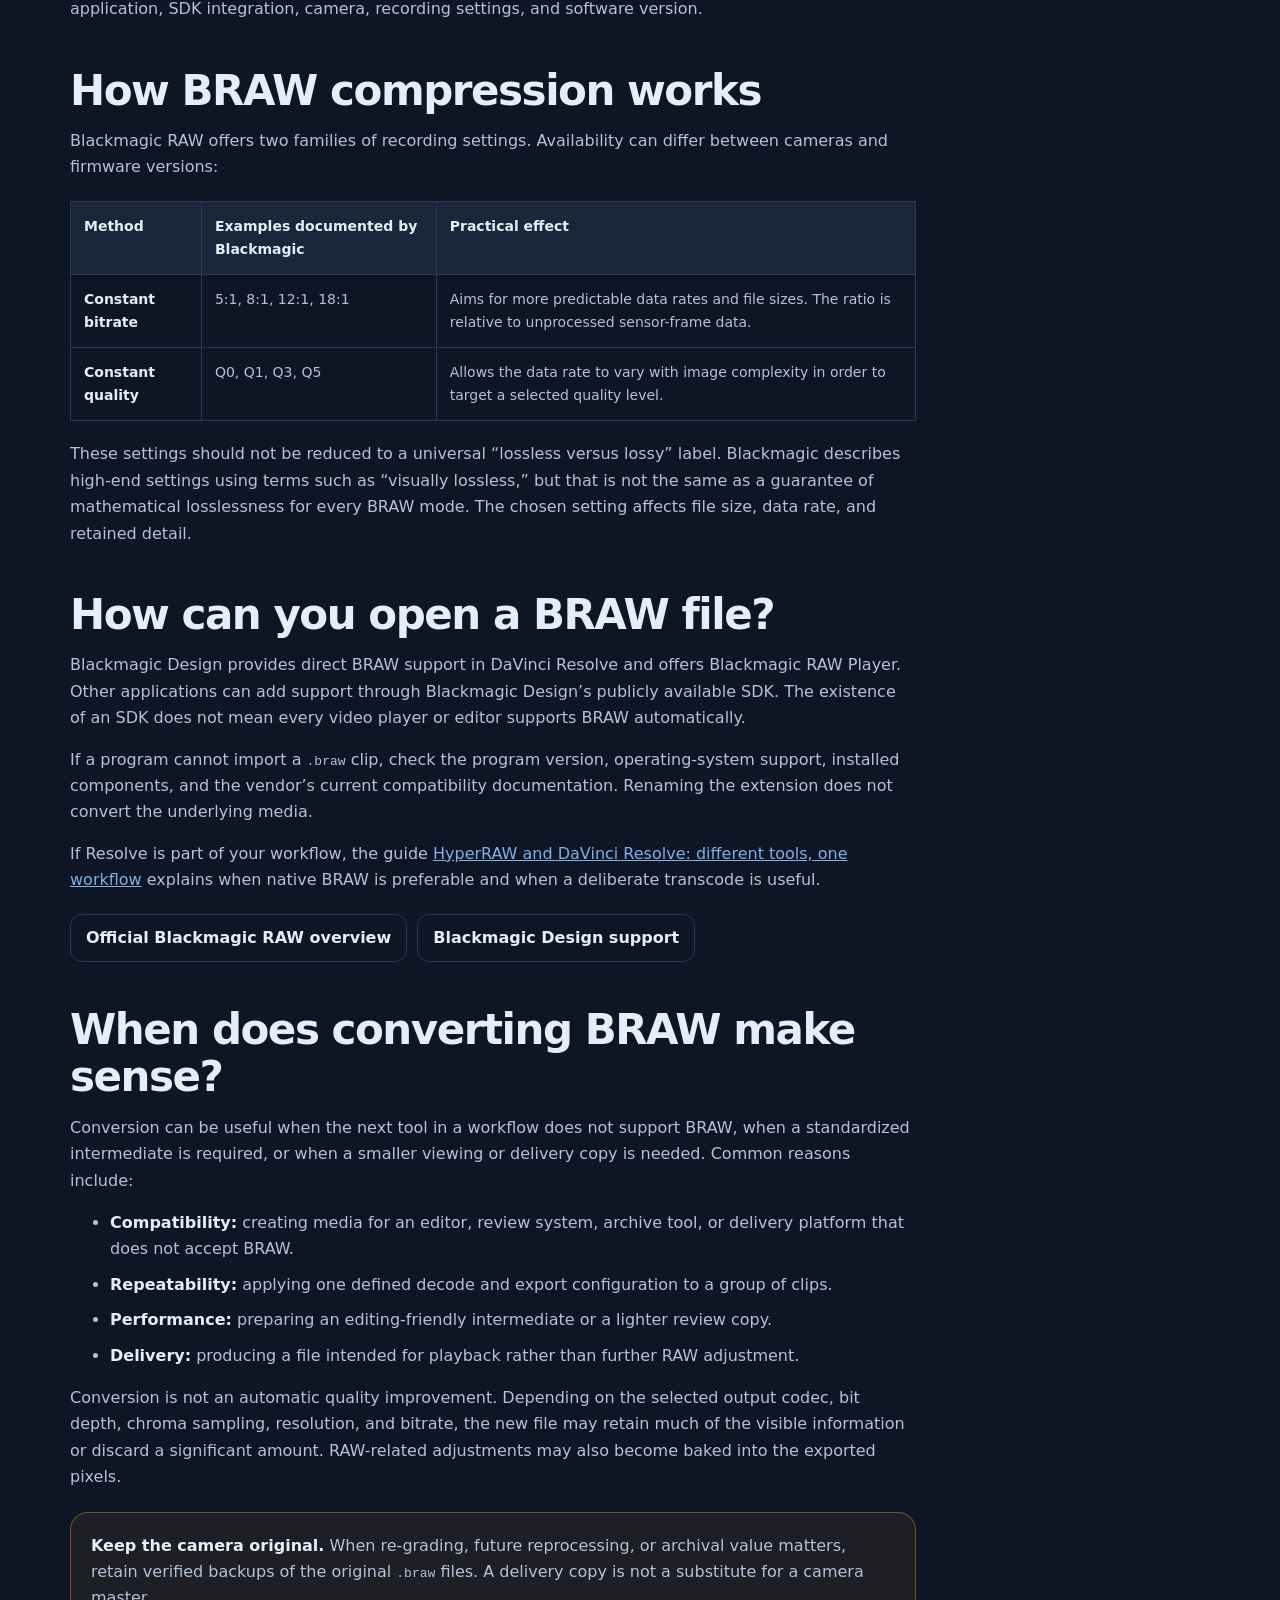
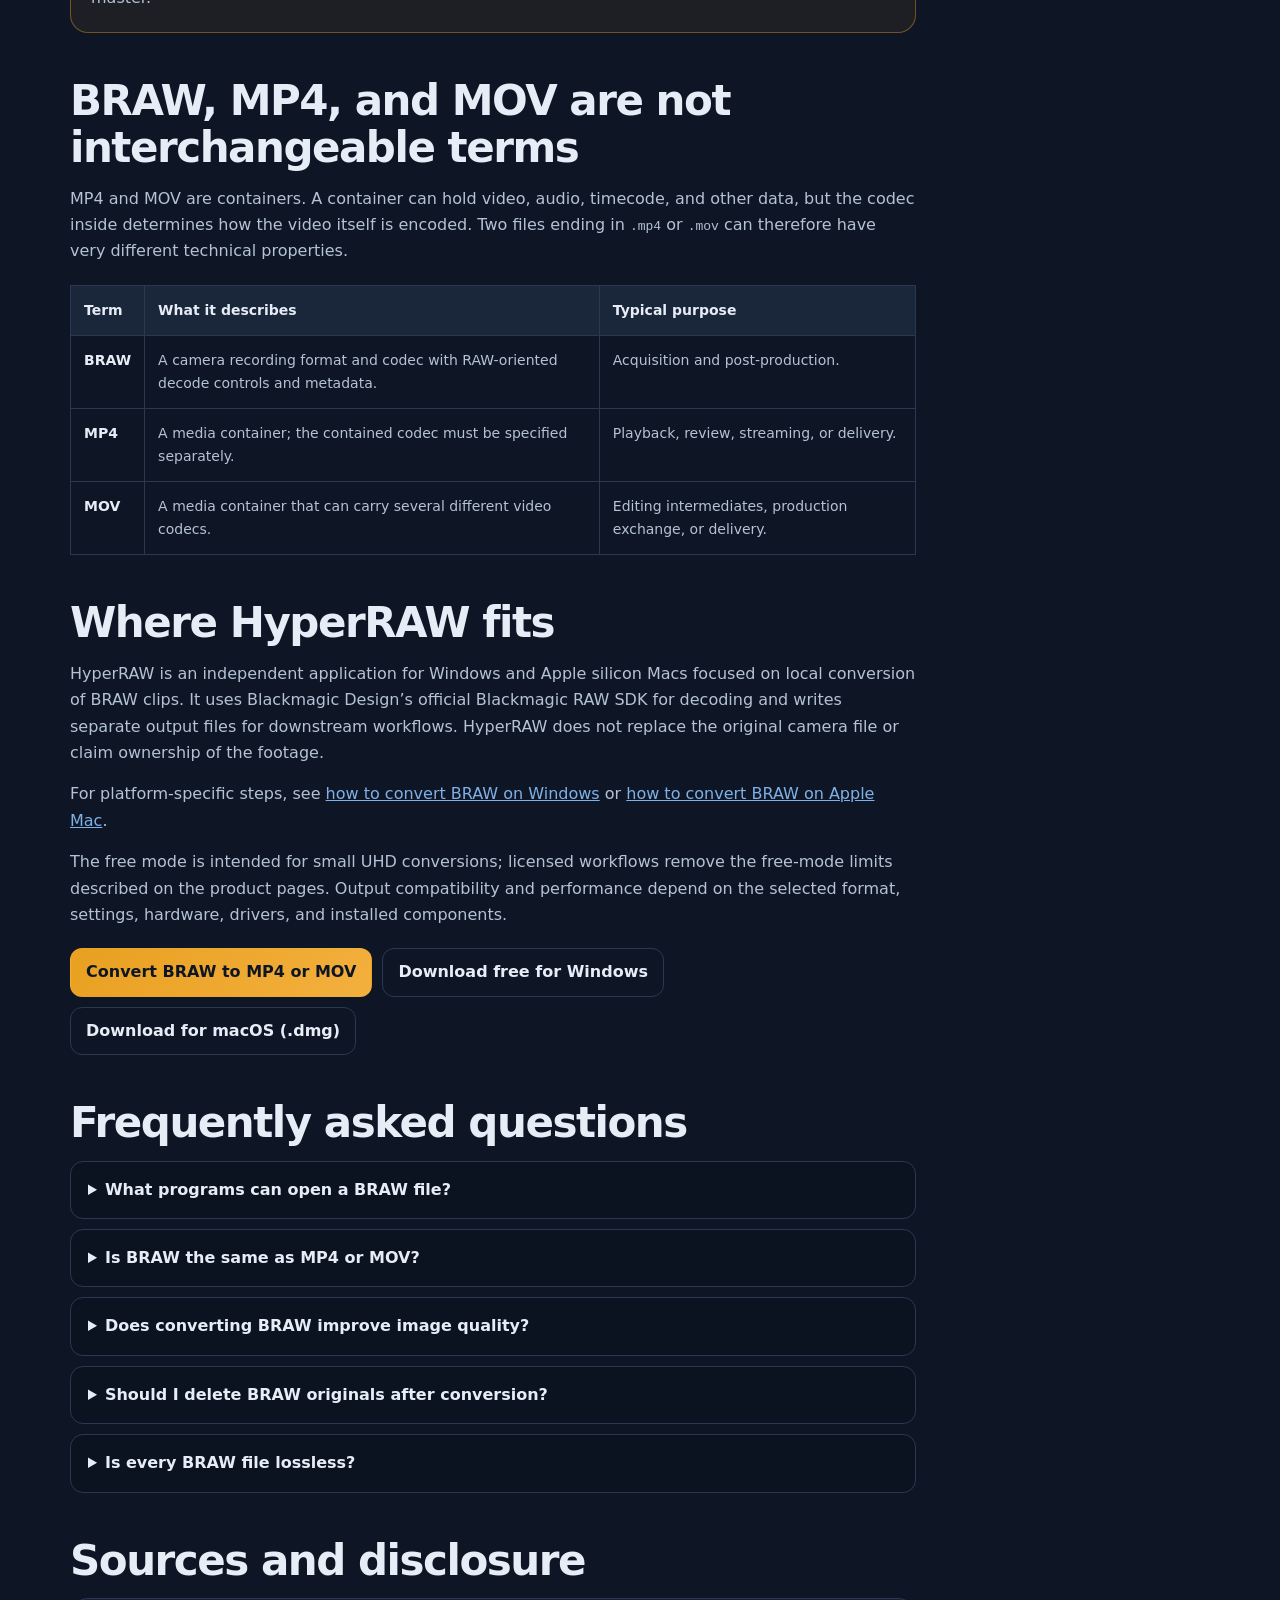
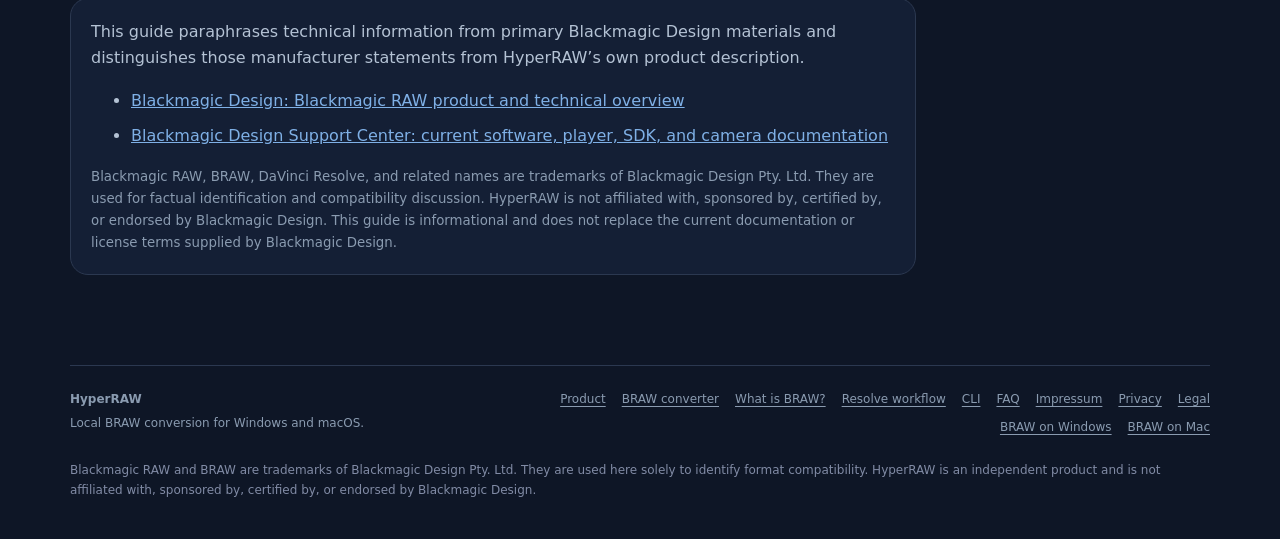
<file: what-is-a-braw-file.html>
<!doctype html>
<html lang="en">
<head>
  <meta charset="utf-8">
  <meta name="viewport" content="width=device-width, initial-scale=1">
  <title>What Is a BRAW File? Blackmagic RAW Explained | HyperRAW</title>
  <meta name="description" content="Learn what a .braw file contains, how Blackmagic RAW metadata and compression work, which software can open BRAW, and when conversion makes sense.">
  <meta name="robots" content="index,follow">
  <link rel="canonical" href="https://louis-0hrs.github.io/HyperRAW/what-is-a-braw-file.html">
  <meta property="og:type" content="article">
  <meta property="og:site_name" content="HyperRAW">
  <meta property="og:locale" content="en_US">
  <meta property="og:title" content="What Is a BRAW File? Blackmagic RAW Explained">
  <meta property="og:description" content="A sourced, practical guide to .braw camera files, metadata, compression, playback, and conversion.">
  <meta property="og:url" content="https://louis-0hrs.github.io/HyperRAW/what-is-a-braw-file.html">
  <meta property="og:image" content="https://louis-0hrs.github.io/HyperRAW/og-hyperraw.png">
  <meta property="og:image:width" content="1200">
  <meta property="og:image:height" content="630">
  <meta property="og:image:alt" content="HyperRAW – From BRAW to delivery-ready files.">
  <meta name="twitter:card" content="summary_large_image">
  <meta name="twitter:title" content="What Is a BRAW File? Blackmagic RAW Explained">
  <meta name="twitter:description" content="Learn what .braw files contain, how BRAW compression and metadata work, and when conversion makes sense.">
  <meta name="twitter:image" content="https://louis-0hrs.github.io/HyperRAW/og-hyperraw.png">
  <link rel="icon" type="image/png" href="HyperRAWlogo.png">
  <link rel="apple-touch-icon" href="HyperRAWlogo.png">
  <link rel="stylesheet" href="hyperraw.css?v=20261105c">
  <style>
    * { box-sizing: border-box; }
    html { scroll-behavior: smooth; }
    body {
      margin: 0;
      color: var(--text);
      font-family: ui-sans-serif, system-ui, -apple-system, "Segoe UI", Roboto, Arial, sans-serif;
      line-height: 1.65;
      background:
        radial-gradient(850px 520px at 5% 0%, rgba(127,176,230,.15), transparent 64%),
        radial-gradient(720px 430px at 100% 20%, rgba(232,160,32,.09), transparent 62%),
        var(--bg);
    }
    a { color: var(--accent2); }
    .page-wrap { width: min(calc(100% - 36px), 1140px); margin: 0 auto; }
    .breadcrumbs { display: flex; flex-wrap: wrap; gap: 7px; padding-top: 24px; color: var(--muted); font-size: 13px; }
    .breadcrumbs a { color: var(--muted); }
    .article-hero {
      margin-top: 18px;
      padding: clamp(28px, 5vw, 62px);
      border: 1px solid var(--line);
      border-radius: 28px;
      background: linear-gradient(135deg, rgba(22,34,58,.96), rgba(10,18,32,.96));
    }
    .eyebrow { margin: 0 0 12px; color: var(--accent2); font-size: 13px; font-weight: 800; letter-spacing: .1em; text-transform: uppercase; }
    h1 { max-width: 15ch; margin: 0; font-size: clamp(42px, 6.5vw, 78px); line-height: 1.02; letter-spacing: -.055em; }
    .dek { max-width: 760px; margin: 20px 0 0; color: #b4c2d4; font-size: clamp(17px, 2vw, 21px); }
    .reviewed { margin: 18px 0 0; color: var(--muted); font-size: 13px; }
    .article-grid { display: grid; grid-template-columns: minmax(0, 1fr) 260px; gap: 34px; align-items: start; margin-top: 38px; }
    .article { min-width: 0; }
    .article section { scroll-margin-top: 92px; margin: 0 0 44px; }
    .article h2 { margin: 0 0 14px; font-size: clamp(28px, 3.5vw, 42px); line-height: 1.13; letter-spacing: -.035em; }
    .article h3 { margin: 25px 0 8px; font-size: 20px; }
    .article p { margin: 0 0 15px; color: #b4c2d4; }
    .article li { margin-bottom: 9px; color: #b4c2d4; }
    .article strong { color: var(--text); }
    .summary-card,
    .note-card,
    .source-card,
    .toc {
      border: 1px solid var(--line);
      border-radius: 18px;
      background: rgba(22,34,58,.78);
    }
    .summary-card { display: grid; grid-template-columns: repeat(3, 1fr); gap: 1px; margin-bottom: 44px; overflow: hidden; background: var(--line); }
    .summary-item { padding: 20px; background: #111c30; }
    .summary-item b { display: block; margin-bottom: 5px; color: var(--accent2); font-size: 12px; letter-spacing: .08em; text-transform: uppercase; }
    .summary-item span { color: var(--text); font-size: 15px; }
    .note-card { margin: 21px 0; padding: 20px; border-color: rgba(232,160,32,.42); background: rgba(232,160,32,.07); }
    .note-card p:last-child { margin-bottom: 0; }
    .comparison { width: 100%; margin: 20px 0; border-collapse: collapse; font-size: 14px; }
    .comparison th, .comparison td { padding: 13px; border: 1px solid var(--line); text-align: left; vertical-align: top; }
    .comparison th { color: var(--text); background: rgba(127,176,230,.1); }
    .comparison td { color: #b4c2d4; }
    .toc { position: sticky; top: 94px; padding: 18px; }
    .toc strong { display: block; margin-bottom: 9px; }
    .toc a { display: block; padding: 7px 0; color: var(--muted); font-size: 13px; text-decoration: none; }
    .toc a:hover { color: var(--text); }
    .article-cta { display: flex; flex-wrap: wrap; gap: 10px; margin-top: 20px; }
    .article-button { display: inline-flex; min-height: 46px; align-items: center; justify-content: center; padding: 10px 15px; border: 1px solid var(--line); border-radius: 12px; color: var(--text); font-weight: 750; text-decoration: none; }
    .article-button.primary { border-color: transparent; background: linear-gradient(135deg, #e8a020, #f4b03e); color: #0e1626; }
    .faq-list { display: grid; gap: 10px; }
    .faq-list details { border: 1px solid var(--line); border-radius: 13px; background: rgba(10,18,32,.62); }
    .faq-list summary { padding: 15px 17px; color: var(--text); cursor: pointer; font-weight: 750; }
    .faq-list details p { padding: 0 17px 17px; }
    .source-card { padding: 20px; }
    .source-card ul { margin-bottom: 0; }
    .source-card small { display: block; margin-top: 16px; color: var(--muted); }
    @media (max-width: 860px) {
      .article-grid { grid-template-columns: 1fr; }
      .toc { position: static; grid-row: 1; }
      .summary-card { grid-template-columns: 1fr; }
    }
    @media (max-width: 640px) {
      .page-wrap { width: min(calc(100% - 26px), 1140px); }
      .article-hero { border-radius: 21px; }
      .comparison { display: block; overflow-x: auto; }
    }
  </style>
  <script type="application/ld+json">
  {
    "@context": "https://schema.org",
    "@graph": [
      {
        "@type": "Article",
        "headline": "What Is a BRAW File? Blackmagic RAW Explained",
        "description": "A sourced guide to .braw camera files, metadata, compression, playback, and conversion.",
        "image": "https://louis-0hrs.github.io/HyperRAW/og-hyperraw.png",
        "datePublished": "2026-07-29",
        "dateModified": "2026-11-05",
        "mainEntityOfPage": "https://louis-0hrs.github.io/HyperRAW/what-is-a-braw-file.html",
        "author": {"@type": "Organization", "name": "HyperRAW", "url": "https://louis-0hrs.github.io/HyperRAW/"},
        "publisher": {
          "@type": "Organization",
          "name": "HyperRAW",
          "url": "https://louis-0hrs.github.io/HyperRAW/",
          "logo": {"@type": "ImageObject", "url": "https://louis-0hrs.github.io/HyperRAW/HyperRAWlogo.png"}
        }
      },
      {
        "@type": "BreadcrumbList",
        "itemListElement": [
          {"@type": "ListItem", "position": 1, "name": "HyperRAW", "item": "https://louis-0hrs.github.io/HyperRAW/"},
          {"@type": "ListItem", "position": 2, "name": "What is a BRAW file?", "item": "https://louis-0hrs.github.io/HyperRAW/what-is-a-braw-file.html"}
        ]
      }
    ]
  }
  </script>
</head>
<body>
  <header class="site-header">
    <div class="site-nav-shell">
      <a class="site-brand" href="index.html" aria-label="HyperRAW home"><img src="HyperRAWlogo.png" alt="">HyperRAW</a>
      <nav class="site-nav-links" aria-label="Primary navigation">
        <a href="index.html">Product</a>
        <a href="braw-to-mp4.html">BRAW converter</a>
        <a href="what-is-a-braw-file.html" aria-current="page">What is BRAW?</a>
        <a href="hyperraw-and-davinci-resolve.html">Resolve workflow</a>
        <a href="cli.html">CLI</a>
        <a href="faq.html">FAQ</a>
      </nav>
      <div class="site-nav-actions"><a href="index.html#downloads">Free download</a><a href="index.html#license">Pricing</a></div>
      <details class="site-mobile-menu">
        <summary>Menu</summary>
        <nav class="site-mobile-links" aria-label="Mobile navigation">
          <a href="index.html">Product</a>
          <a href="braw-to-mp4.html">BRAW converter</a>
          <a href="what-is-a-braw-file.html" aria-current="page">What is BRAW?</a>
          <a href="hyperraw-and-davinci-resolve.html">Resolve workflow</a>
          <a href="cli.html">CLI &amp; automation</a>
          <a href="faq.html">FAQ</a>
          <a href="index.html#downloads">Free download</a>
          <a href="index.html#license">Pricing</a>
        </nav>
      </details>
    </div>
  </header>

  <main class="page-wrap">
    <nav class="breadcrumbs" aria-label="Breadcrumb"><a href="index.html">HyperRAW</a><span aria-hidden="true">/</span><span>What is a BRAW file?</span></nav>

    <header class="article-hero">
      <p class="eyebrow">Format guide</p>
      <h1>What is a BRAW file?</h1>
      <p class="dek">A practical explanation of Blackmagic RAW camera files: what they contain, how metadata and compression work, which software can open them, and what changes when you convert them.</p>
      <p class="reviewed">Reviewed against Blackmagic Design documentation · July 29, 2026</p>
    </header>

    <div class="article-grid">
      <article class="article">
        <div class="summary-card" aria-label="BRAW summary">
          <div class="summary-item"><b>Extension</b><span><code>.braw</code></span></div>
          <div class="summary-item"><b>Created for</b><span>Camera acquisition and post-production</span></div>
          <div class="summary-item"><b>Key distinction</b><span>Encoded image data plus camera and lens metadata</span></div>
        </div>

        <section id="definition">
          <h2>The short answer</h2>
          <p><strong>A BRAW file is a clip recorded in Blackmagic Design’s Blackmagic RAW format.</strong> The filename normally ends in <code>.braw</code>. It contains encoded image information together with metadata that software can use when decoding and presenting the clip.</p>
          <p>Blackmagic RAW is designed for camera acquisition and post-production. It is not simply another name for an MP4 or MOV file. A conventional delivery file normally contains video that has already been processed into a selected color representation. A BRAW workflow retains adjustable camera-related information for the decode stage.</p>
          <div class="note-card">
            <p><strong>Terminology matters:</strong> Blackmagic RAW is the product and format name; <code>.braw</code> is the file extension. “BRAW” is a common short form. These names belong to Blackmagic Design and are used on this page only to identify the format.</p>
          </div>
        </section>

        <section id="inside">
          <h2>What is stored in a BRAW file?</h2>
          <p>According to Blackmagic Design, part of the de-mosaic process is performed in the camera. The resulting partially de-mosaiced image data is stored together with information about the camera sensor. Compatible decoding software uses that information to render the image.</p>
          <p>A clip can also carry descriptive metadata. Blackmagic’s documentation lists examples such as lens information, iris, ISO, color space, and slate information. Some metadata can vary by frame. A separate human-readable <code>.sidecar</code> file can override supported metadata without rewriting the original embedded values.</p>
          <p>That distinction is useful in practice: changing a supported RAW setting in compatible software does not necessarily mean rewriting the camera original. The exact controls available still depend on the application, SDK integration, camera, recording settings, and software version.</p>
        </section>

        <section id="compression">
          <h2>How BRAW compression works</h2>
          <p>Blackmagic RAW offers two families of recording settings. Availability can differ between cameras and firmware versions:</p>
          <table class="comparison">
            <thead><tr><th>Method</th><th>Examples documented by Blackmagic</th><th>Practical effect</th></tr></thead>
            <tbody>
              <tr><td><strong>Constant bitrate</strong></td><td>5:1, 8:1, 12:1, 18:1</td><td>Aims for more predictable data rates and file sizes. The ratio is relative to unprocessed sensor-frame data.</td></tr>
              <tr><td><strong>Constant quality</strong></td><td>Q0, Q1, Q3, Q5</td><td>Allows the data rate to vary with image complexity in order to target a selected quality level.</td></tr>
            </tbody>
          </table>
          <p>These settings should not be reduced to a universal “lossless versus lossy” label. Blackmagic describes high-end settings using terms such as “visually lossless,” but that is not the same as a guarantee of mathematical losslessness for every BRAW mode. The chosen setting affects file size, data rate, and retained detail.</p>
        </section>

        <section id="open">
          <h2>How can you open a BRAW file?</h2>
          <p>Blackmagic Design provides direct BRAW support in DaVinci Resolve and offers Blackmagic RAW Player. Other applications can add support through Blackmagic Design’s publicly available SDK. The existence of an SDK does not mean every video player or editor supports BRAW automatically.</p>
          <p>If a program cannot import a <code>.braw</code> clip, check the program version, operating-system support, installed components, and the vendor’s current compatibility documentation. Renaming the extension does not convert the underlying media.</p>
          <p>If Resolve is part of your workflow, the guide <a href="hyperraw-and-davinci-resolve.html">HyperRAW and DaVinci Resolve: different tools, one workflow</a> explains when native BRAW is preferable and when a deliberate transcode is useful.</p>
          <div class="article-cta">
            <a class="article-button" href="https://www.blackmagicdesign.com/products/blackmagicraw/" target="_blank" rel="noopener">Official Blackmagic RAW overview</a>
            <a class="article-button" href="https://www.blackmagicdesign.com/support/" target="_blank" rel="noopener">Blackmagic Design support</a>
          </div>
        </section>

        <section id="convert">
          <h2>When does converting BRAW make sense?</h2>
          <p>Conversion can be useful when the next tool in a workflow does not support BRAW, when a standardized intermediate is required, or when a smaller viewing or delivery copy is needed. Common reasons include:</p>
          <ul>
            <li><strong>Compatibility:</strong> creating media for an editor, review system, archive tool, or delivery platform that does not accept BRAW.</li>
            <li><strong>Repeatability:</strong> applying one defined decode and export configuration to a group of clips.</li>
            <li><strong>Performance:</strong> preparing an editing-friendly intermediate or a lighter review copy.</li>
            <li><strong>Delivery:</strong> producing a file intended for playback rather than further RAW adjustment.</li>
          </ul>
          <p>Conversion is not an automatic quality improvement. Depending on the selected output codec, bit depth, chroma sampling, resolution, and bitrate, the new file may retain much of the visible information or discard a significant amount. RAW-related adjustments may also become baked into the exported pixels.</p>
          <div class="note-card">
            <p><strong>Keep the camera original.</strong> When re-grading, future reprocessing, or archival value matters, retain verified backups of the original <code>.braw</code> files. A delivery copy is not a substitute for a camera master.</p>
          </div>
        </section>

        <section id="containers">
          <h2>BRAW, MP4, and MOV are not interchangeable terms</h2>
          <p>MP4 and MOV are containers. A container can hold video, audio, timecode, and other data, but the codec inside determines how the video itself is encoded. Two files ending in <code>.mp4</code> or <code>.mov</code> can therefore have very different technical properties.</p>
          <table class="comparison">
            <thead><tr><th>Term</th><th>What it describes</th><th>Typical purpose</th></tr></thead>
            <tbody>
              <tr><td><strong>BRAW</strong></td><td>A camera recording format and codec with RAW-oriented decode controls and metadata.</td><td>Acquisition and post-production.</td></tr>
              <tr><td><strong>MP4</strong></td><td>A media container; the contained codec must be specified separately.</td><td>Playback, review, streaming, or delivery.</td></tr>
              <tr><td><strong>MOV</strong></td><td>A media container that can carry several different video codecs.</td><td>Editing intermediates, production exchange, or delivery.</td></tr>
            </tbody>
          </table>
        </section>

        <section id="hyperraw">
          <h2>Where HyperRAW fits</h2>
          <p>HyperRAW is an independent application for Windows and Apple silicon Macs focused on local conversion of BRAW clips. It uses Blackmagic Design’s official Blackmagic RAW SDK for decoding and writes separate output files for downstream workflows. HyperRAW does not replace the original camera file or claim ownership of the footage.</p>
          <p>For platform-specific steps, see <a href="braw-converter-windows.html">how to convert BRAW on Windows</a> or <a href="braw-converter-mac.html">how to convert BRAW on Apple Mac</a>.</p>
          <p>The free mode is intended for small UHD conversions; licensed workflows remove the free-mode limits described on the product pages. Output compatibility and performance depend on the selected format, settings, hardware, drivers, and installed components.</p>
          <div class="article-cta">
            <a class="article-button primary" href="braw-to-mp4.html">Convert BRAW to MP4 or MOV</a>
            <a class="article-button" href="https://github.com/louis-0hrs/HyperRAW/releases/download/v2026.11.0/HyperRAW_2026_Setup_2026.11.0_Winx64.exe">Download free for Windows</a> <a class="article-button" href="https://github.com/louis-0hrs/HyperRAW/releases/download/v2026.11.2/HyperRAW-2026.11.2-macOS-arm64.dmg">Download for macOS (.dmg)</a>
          </div>
        </section>

        <section id="faq">
          <h2>Frequently asked questions</h2>
          <div class="faq-list">
            <details>
              <summary>What programs can open a BRAW file?</summary>
              <p>DaVinci Resolve and Blackmagic RAW Player support <code>.braw</code> files. Other applications may support them through Blackmagic Design’s SDK or their own integration. Available controls vary by application and version.</p>
            </details>
            <details>
              <summary>Is BRAW the same as MP4 or MOV?</summary>
              <p>No. Blackmagic RAW is a camera recording format and codec. MP4 and MOV are containers that can hold different encoded video and audio formats.</p>
            </details>
            <details>
              <summary>Does converting BRAW improve image quality?</summary>
              <p>No. Converting BRAW cannot add sensor detail that was not recorded. It can make media more compatible or practical, but output settings can also discard color, tonal, spatial, or temporal information.</p>
            </details>
            <details>
              <summary>Should I delete BRAW originals after conversion?</summary>
              <p>Usually not. A converted file may be easier to edit or deliver, but it can bake in image decisions and discard some flexibility. Keep verified camera originals and backups when future re-grading or archival value matters.</p>
            </details>
            <details>
              <summary>Is every BRAW file lossless?</summary>
              <p>No blanket lossless claim should be made. Blackmagic RAW offers multiple constant-bitrate and constant-quality compression settings. The selected camera setting affects data rate, file size, and retained detail.</p>
            </details>
          </div>
        </section>

        <section id="sources">
          <h2>Sources and disclosure</h2>
          <div class="source-card">
            <p>This guide paraphrases technical information from primary Blackmagic Design materials and distinguishes those manufacturer statements from HyperRAW’s own product description.</p>
            <ul>
              <li><a href="https://www.blackmagicdesign.com/products/blackmagicraw/" target="_blank" rel="noopener">Blackmagic Design: Blackmagic RAW product and technical overview</a></li>
              <li><a href="https://www.blackmagicdesign.com/support/" target="_blank" rel="noopener">Blackmagic Design Support Center: current software, player, SDK, and camera documentation</a></li>
            </ul>
            <small>Blackmagic RAW, BRAW, DaVinci Resolve, and related names are trademarks of Blackmagic Design Pty. Ltd. They are used for factual identification and compatibility discussion. HyperRAW is not affiliated with, sponsored by, certified by, or endorsed by Blackmagic Design. This guide is informational and does not replace the current documentation or license terms supplied by Blackmagic Design.</small>
          </div>
        </section>
      </article>

      <aside class="toc" aria-label="On this page">
        <strong>On this page</strong>
        <a href="#definition">The short answer</a>
        <a href="#inside">What is stored inside?</a>
        <a href="#compression">Compression modes</a>
        <a href="#open">How to open BRAW</a>
        <a href="#convert">When to convert</a>
        <a href="#containers">BRAW vs MP4/MOV</a>
        <a href="#hyperraw">Where HyperRAW fits</a>
        <a href="#faq">FAQ</a>
        <a href="#sources">Sources</a>
      </aside>
    </div>
  </main>

  <footer class="site-footer">
    <div><strong>HyperRAW</strong><p>Local BRAW conversion for Windows and macOS.</p></div>
    <nav class="site-footer-links" aria-label="Footer navigation"><a href="index.html">Product</a><a href="braw-to-mp4.html">BRAW converter</a><a href="what-is-a-braw-file.html">What is BRAW?</a><a href="hyperraw-and-davinci-resolve.html">Resolve workflow</a><a href="cli.html">CLI</a><a href="faq.html">FAQ</a><a href="impressum.html">Impressum</a><a href="privacy.html">Privacy</a><a href="legal.html">Legal</a><a href="braw-converter-windows.html">BRAW on Windows</a><a href="braw-converter-mac.html">BRAW on Mac</a></nav>
    <p class="site-footer-legal">Blackmagic RAW and BRAW are trademarks of Blackmagic Design Pty. Ltd. They are used here solely to identify format compatibility. HyperRAW is an independent product and is not affiliated with, sponsored by, certified by, or endorsed by Blackmagic Design.</p>
  </footer>
</body>
</html>
</file>
<file: hyperraw.css>
/* HyperRAW shared visual language — aligned with the desktop application UI. */
:root {
  --bg: #0e1626;
  --panel: #16223a;
  --panel2: #0a1220;
  --surface: #16223a;
  --surface-soft: #0a1220;
  --text: #e6edf6;
  --muted: #8a9bb0;
  --line: #2b3850;
  --accent: #e8a020;
  --accent2: #7fb0e6;
  --accent-2: #7fb0e6;
}

body {
  background-color: var(--bg) !important;
}

a:focus-visible {
  outline: 2px solid var(--accent);
  outline-offset: 3px;
}

.card p code,
.faq-content .mono {
  overflow-wrap: anywhere;
}

/* Shared site navigation */
.site-header {
  display: block;
  position: sticky;
  top: 0;
  z-index: 100;
  width: 100%;
  padding: 0;
  border-bottom: 1px solid rgba(127, 176, 230, .16);
  background: rgba(10, 18, 32, .9);
  backdrop-filter: blur(16px);
  font-family: ui-sans-serif, system-ui, -apple-system, "Segoe UI", Roboto, Arial, sans-serif;
  line-height: 1.5;
}

.site-nav-shell {
  display: flex;
  align-items: center;
  gap: 22px;
  width: min(calc(100% - 36px), 1140px);
  min-height: 72px;
  margin: 0 auto;
}

.site-brand {
  display: inline-flex;
  flex: 0 0 auto;
  align-items: center;
  gap: 10px;
  color: var(--text);
  font-size: 19px;
  font-weight: 800;
  text-decoration: none;
}

.site-brand img {
  width: 38px;
  height: 38px;
  border-radius: 11px;
  box-shadow: 0 8px 20px rgba(232, 160, 32, .22);
}

.site-nav-links {
  display: flex;
  align-items: center;
  gap: 4px;
  margin-left: auto;
}

.site-nav-links a,
.site-nav-actions a,
.site-mobile-links a {
  color: var(--muted);
  font-size: 14px;
  font-weight: 650;
  text-decoration: none;
}

.site-nav-links a {
  padding: 9px 10px;
  border-radius: 10px;
}

.site-nav-links a:hover,
.site-nav-links a[aria-current="page"] {
  background: rgba(127, 176, 230, .1);
  color: var(--text);
}

.site-nav-actions {
  display: flex;
  align-items: center;
  gap: 8px;
}

.site-nav-actions a {
  min-height: 40px;
  padding: 9px 13px;
  border: 1px solid var(--line);
  border-radius: 11px;
  background: rgba(255, 255, 255, .025);
}

.site-nav-actions a:last-child {
  border-color: rgba(232, 160, 32, .55);
  color: #f4b03e;
}

.site-mobile-menu {
  display: none;
  margin: 0 0 0 auto;
  padding: 0;
  border: 0;
  border-radius: 0;
  background: transparent;
  box-shadow: none;
}

.site-mobile-menu > summary {
  display: flex;
  align-items: center;
  justify-content: center;
  min-height: 42px;
  margin: 0;
  padding: 10px 14px;
  border: 1px solid var(--line);
  border-radius: 10px;
  background: rgba(255, 255, 255, .025);
  color: var(--text);
  cursor: pointer;
  font-family: inherit;
  font-size: 14px;
  font-weight: 750;
  line-height: 20px;
  list-style: none;
}

.site-mobile-menu > summary:hover,
.site-mobile-menu[open] > summary {
  border-color: var(--accent-2);
  background: rgba(127, 176, 230, .1);
}

.site-mobile-menu > summary:focus-visible {
  outline: 2px solid var(--accent);
  outline-offset: 3px;
}

.site-mobile-menu summary::-webkit-details-marker {
  display: none;
}

.site-mobile-links {
  position: absolute;
  top: 64px;
  right: 13px;
  left: 13px;
  display: grid;
  gap: 4px;
  padding: 12px;
  border: 1px solid var(--line);
  border-radius: 14px;
  background: #101a2c;
  box-shadow: 0 18px 42px rgba(0, 0, 0, .36);
}

.site-mobile-links a {
  padding: 11px 12px;
  border-radius: 9px;
}

.site-mobile-links a:hover,
.site-mobile-links a[aria-current="page"] {
  background: rgba(127, 176, 230, .1);
  color: var(--text);
}

/* Reusable purchase disclosure */
.purchase-offer {
  display: grid;
  gap: 10px;
  width: 100%;
  margin-top: 18px;
  padding: 14px;
  border: 1px solid rgba(232, 160, 32, .42);
  border-radius: 14px;
  background: rgba(232, 160, 32, .075);
}

.purchase-offer.compact {
  margin-top: 12px;
}

.offer-actions {
  display: flex;
  flex-wrap: wrap;
  align-items: stretch;
  gap: 9px;
}

.offer-actions .button,
.offer-actions .btn {
  margin: 0;
}

.offer-tax {
  margin: 0;
  color: var(--muted);
  font-size: 12px;
  line-height: 1.5;
}

.offer-tax strong {
  color: var(--text);
}

.offer-sale {
  margin: 0;
  color: var(--text);
  font-size: 13px;
  line-height: 1.5;
}

.offer-sale strong { color: #ffe4a9; }
.offer-sale code { color: #ffe4a9; overflow-wrap: anywhere; }

.interface-preview { max-width: 960px; margin: 30px auto 0; }
.interface-preview img { display: block; width: 100%; height: auto; filter: drop-shadow(0 16px 22px rgba(0,0,0,.3)); }
.interface-preview figcaption { margin-top: 14px; color: var(--muted); font-size: 13px; text-align: center; }

.platform-guides { display: grid; grid-template-columns: repeat(2, minmax(0, 1fr)); gap: 16px; }
.platform-guide { display: block; padding: 24px; border: 1px solid var(--line); border-radius: 18px; background: rgba(22,34,58,.6); color: var(--text); text-decoration: none; }
.platform-guide:hover { border-color: var(--accent-2); background: rgba(127,176,230,.08); }
.platform-guide h3 { margin: 0 0 10px; font-size: 21px; }
.platform-guide p { margin: 0; color: var(--muted); font-size: 14px; }
.platform-guide span { display: block; margin-top: 18px; color: var(--accent-2); font-size: 14px; font-weight: 750; }
@media (max-width: 640px) { .platform-guides { grid-template-columns: 1fr; } }

.site-footer {
  display: grid;
  grid-template-columns: minmax(190px, .8fr) minmax(260px, 1.2fr);
  gap: 18px 30px;
  width: min(calc(100% - 36px), 1140px);
  margin: 46px auto 0;
  padding: 24px 0 38px;
  border-top: 1px solid var(--line);
  color: var(--muted);
  font-size: 12px;
}

.site-footer p {
  margin: 5px 0 0;
}

.site-footer-links {
  display: flex;
  flex-wrap: wrap;
  justify-content: flex-end;
  gap: 9px 16px;
}

.site-footer-links a {
  color: var(--muted);
  text-underline-offset: 3px;
}

.site-footer-legal {
  grid-column: 1 / -1;
  margin: 0;
  color: #818ba5;
}

@media (max-width: 1000px) {
  .site-nav-links,
  .site-nav-actions {
    display: none;
  }

  .site-mobile-menu {
    display: block;
  }
}

@media (max-width: 640px) {
  .site-nav-shell,
  .site-footer {
    width: min(calc(100% - 26px), 1140px);
  }

  .site-nav-shell {
    min-height: 64px;
  }

  .site-brand img {
    width: 34px;
    height: 34px;
  }

  .offer-actions {
    display: grid;
  }

  .offer-actions .button,
  .offer-actions .btn {
    width: 100%;
  }

  .site-footer {
    grid-template-columns: 1fr;
  }

  .site-footer-links {
    justify-content: flex-start;
  }

  .site-footer-legal {
    grid-column: auto;
  }
}
</file>
<file: platform.css>
.platform-page { margin: 0; color: var(--text); background: radial-gradient(800px 480px at 5% 0%, rgba(127,176,230,.15), transparent 65%), var(--bg); font: 16px/1.65 ui-sans-serif, system-ui, -apple-system, "Segoe UI", Roboto, Arial, sans-serif; }
.platform-page * { box-sizing: border-box; }
.platform-wrap a { color: var(--accent-2); text-underline-offset: 3px; }
.platform-wrap { width: min(calc(100% - 36px), 1140px); margin: 0 auto; }
.platform-breadcrumbs { display: flex; flex-wrap: wrap; gap: 8px; padding: 24px 0; font-size: 13px; color: var(--muted); }
.platform-breadcrumbs a { color: var(--muted); }
.platform-hero { display: grid; grid-template-columns: minmax(0, 1.4fr) minmax(250px, .6fr); align-items: start; gap: 32px; padding: clamp(26px, 5vw, 56px); border: 1px solid var(--line); border-radius: 26px; background: linear-gradient(135deg, rgba(22,34,58,.95), rgba(10,18,32,.8)); }
.platform-kicker { margin: 0 0 12px; color: var(--accent-2); font-size: 12px; font-weight: 800; letter-spacing: .1em; text-transform: uppercase; }
.platform-hero h1 { margin: 0; max-width: 17ch; font-size: clamp(36px, 5.4vw, 64px); line-height: 1.07; letter-spacing: -.045em; }
.platform-intro { max-width: 58ch; margin: 22px 0; color: #b4c2d4; font-size: 18px; }
.platform-actions { display: flex; flex-wrap: wrap; gap: 12px; margin-top: 24px; }
.platform-page .platform-button { display: inline-flex; align-items: center; justify-content: center; min-height: 48px; padding: 11px 17px; border: 1px solid var(--line); border-radius: 12px; color: var(--text); font-size: 14px; font-weight: 750; text-decoration: none; }
.platform-page .platform-button.primary { border-color: transparent; color: #0e1626; background: linear-gradient(135deg, #e8a020, #f4b03e); }
.platform-button:hover { filter: brightness(1.1); }
.platform-release { margin: 12px 0 0; font-size: 13px; color: var(--muted); }
.platform-facts { margin: 0; padding: 22px; border: 1px solid var(--line); border-radius: 16px; background: rgba(10,18,32,.7); }
.platform-facts dt { color: var(--accent-2); font-size: 12px; font-weight: 750; }
.platform-facts dd { margin: 4px 0 18px; font-size: 14px; }
.platform-facts dd:last-child { margin-bottom: 0; }
.platform-content { max-width: 880px; margin: 48px auto; }
.platform-content section { margin: 0 0 44px; scroll-margin-top: 96px; }
.platform-content h2 { margin: 0 0 15px; font-size: clamp(26px, 3vw, 35px); line-height: 1.2; letter-spacing: -.025em; }
.platform-content h3 { margin: 0 0 8px; font-size: 18px; }
.platform-content p, .platform-content li { color: #b4c2d4; }
.platform-content p { margin: 0 0 16px; }
.platform-content strong { color: var(--text); }
.platform-steps { padding-left: 25px; }
.platform-steps li { padding-left: 7px; margin-bottom: 16px; }
.platform-grid { display: grid; grid-template-columns: repeat(2, minmax(0, 1fr)); gap: 16px; }
.platform-card { padding: 22px; border: 1px solid var(--line); border-radius: 16px; background: rgba(22,34,58,.6); }
.platform-card p:last-child { margin-bottom: 0; }
.platform-note { padding: 20px; border-left: 3px solid var(--accent); background: rgba(232,160,32,.06); border-radius: 0 12px 12px 0; }
.platform-faq details { margin-top: 12px; border: 1px solid var(--line); border-radius: 12px; }
.platform-faq summary { padding: 15px 18px; font-weight: 750; cursor: pointer; }
.platform-faq details p { padding: 0 18px 16px; margin-bottom: 0; }
.platform-content code { color: #f4c468; overflow-wrap: anywhere; }
.platform-content pre { overflow-x: auto; padding: 18px; border: 1px solid var(--line); border-radius: 12px; background: #0a1220; font-size: 13px; white-space: pre-wrap; overflow-wrap: anywhere; }
@media (max-width: 760px) { .platform-hero { grid-template-columns: 1fr; } .platform-facts { display: grid; grid-template-columns: 1fr 1fr; gap: 8px 20px; } .platform-facts dd { margin: 0; } .platform-grid { grid-template-columns: 1fr; } }
@media (max-width: 480px) { .platform-wrap { width: calc(100% - 26px); } .platform-hero { padding: 24px; border-radius: 20px; } .platform-actions .platform-button { width: 100%; } }
</file>
